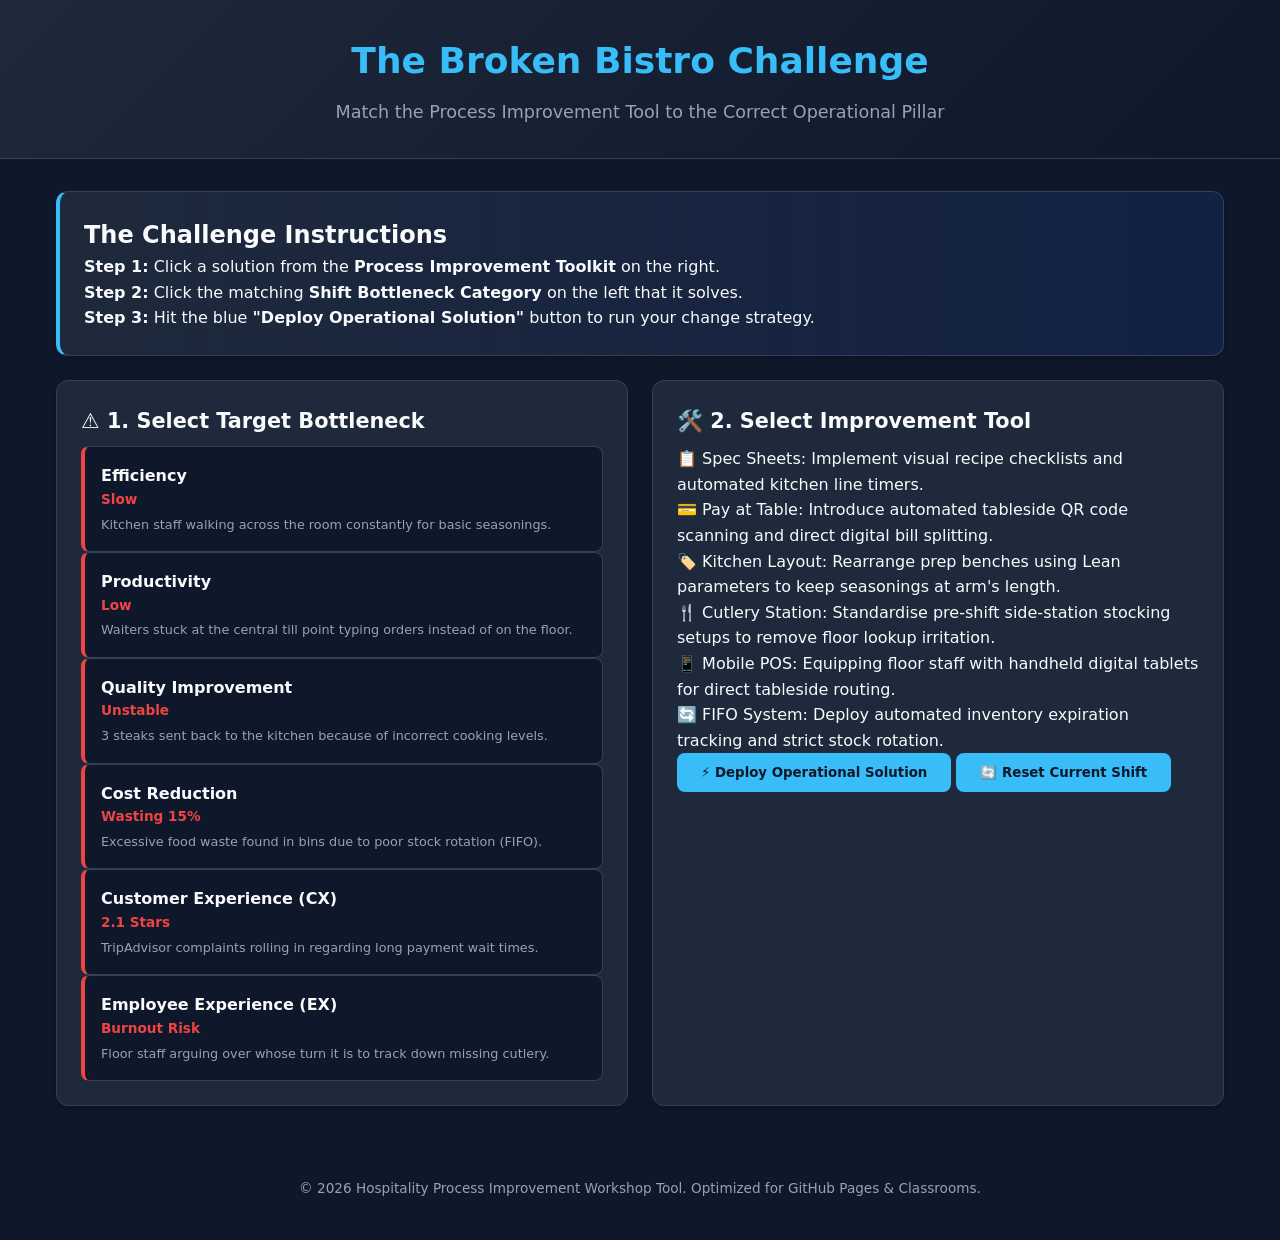
<file: Index.html>
<!DOCTYPE html>
<html lang="en">
<head>
    <meta charset="UTF-8">
    <meta name="viewport" content="width=device-width, initial-scale=1.0">
    <title>The Broken Bistro Challenge - Process Matching Activity</title>
    <!-- Links to your external vibrant stylesheet -->
    <link rel="stylesheet" href="ProcessImprovement.css">
</head>
<body>
    <header>
        <div class="container">
            <h1>The Broken Bistro Challenge</h1>
            <p class="subtitle">Match the Process Improvement Tool to the Correct Operational Pillar</p>
        </div>
    </header>

    <main class="container">
        <!-- Interactive Session Instructions -->
        <section class="card intro-card">
            <h2>The Challenge Instructions</h2>
            <p><strong>Step 1:</strong> Click a solution from the <strong>Process Improvement Toolkit</strong> on the right.</p>
            <p><strong>Step 2:</strong> Click the matching <strong>Shift Bottleneck Category</strong> on the left that it solves.</p>
            <p><strong>Step 3:</strong> Hit the blue <strong>"Deploy Operational Solution"</strong> button to run your change strategy.</p>
        </section>

        <!-- Dynamic Visual Alert Banners -->
        <div id="alert-msg" class="alert-box alert-error hidden"></div>

        <div id="completion-message" class="hidden">
            <h3>🎉 Shift Successfully Restructured!</h3>
            <p>Excellent strategic analysis. You matched every process optimization method to its correct operational hospitality workflow parameter.</p>
        </div>

        <div class="grid">
            <!-- Left Grid Pane: Current Shift Bottlenecks -->
            <section class="card column">
                <h2>⚠️ 1. Select Target Bottleneck</h2>
                <div class="interactive-list" id="bottleneck-list">
                    <div class="metric-card bad" id="metric-efficiency" data-type="efficiency">
                        <h3>Efficiency</h3>
                        <p class="value">Slow</p>
                        <p class="desc">Kitchen staff walking across the room constantly for basic seasonings.</p>
                    </div>
                    <div class="metric-card bad" id="metric-productivity" data-type="productivity">
                        <h3>Productivity</h3>
                        <p class="value">Low</p>
                        <p class="desc">Waiters stuck at the central till point typing orders instead of on the floor.</p>
                    </div>
                    <div class="metric-card bad" id="metric-quality" data-type="quality">
                        <h3>Quality Improvement</h3>
                        <p class="value">Unstable</p>
                        <p class="desc">3 steaks sent back to the kitchen because of incorrect cooking levels.</p>
                    </div>
                    <div class="metric-card bad" id="metric-cost" data-type="cost">
                        <h3>Cost Reduction</h3>
                        <p class="value">Wasting 15%</p>
                        <p class="desc">Excessive food waste found in bins due to poor stock rotation (FIFO).</p>
                    </div>
                    <div class="metric-card bad" id="metric-cx" data-type="cx">
                        <h3>Customer Experience (CX)</h3>
                        <p class="value">2.1 Stars</p>
                        <p class="desc">TripAdvisor complaints rolling in regarding long payment wait times.</p>
                    </div>
                    <div class="metric-card bad" id="metric-ex" data-type="ex">
                        <h3>Employee Experience (EX)</h3>
                        <p class="value">Burnout Risk</p>
                        <p class="desc">Floor staff arguing over whose turn it is to track down missing cutlery.</p>
                    </div>
                </div>
            </section>
             <!-- Right Grid Pane: Improvement Toolkit Selection -->
            <section class="card column">
                <h2>🛠️ 2. Select Improvement Tool</h2>
                <div class="interactive-list" id="tools-list">
                    <div class="tool-card" id="tool-quality" data-match="quality">📋 Spec Sheets: Implement visual recipe checklists and automated kitchen line timers.</div>
                    <div class="tool-card" id="tool-cx" data-match="cx">💳 Pay at Table: Introduce automated tableside QR code scanning and direct digital bill splitting.</div>
                    <div class="tool-card" id="tool-efficiency" data-match="efficiency">🏷️ Kitchen Layout: Rearrange prep benches using Lean parameters to keep seasonings at arm's length.</div>
                    <div class="tool-card" id="tool-ex" data-match="ex">🍴 Cutlery Station: Standardise pre-shift side-station stocking setups to remove floor lookup irritation.</div>
                    <div class="tool-card" id="tool-productivity" data-match="productivity">📱 Mobile POS: Equipping floor staff with handheld digital tablets for direct tableside routing.</div>
                    <div class="tool-card" id="tool-cost" data-match="cost">🔄 FIFO System: Deploy automated inventory expiration tracking and strict stock rotation.</div>
                </div>

                <div class="control-panel">
                    <button onclick="evaluateMatch()" class="btn btn-deploy">⚡ Deploy Operational Solution</button>
                    <button onclick="resetSimulation()" class="btn btn-reset">🔄 Reset Current Shift</button>
                </div>
            </section>
        </div>
    </main>

    <footer>
        <p>&copy; 2026 Hospitality Process Improvement Workshop Tool. Optimized for GitHub Pages & Classrooms.</p>
    </footer>

    <script>
        let selectedToolElement = null;
        let selectedTargetElement = null;
        let successfulMatches = 0;

        const tools = document.querySelectorAll('.tool-card');
        const bottlenecks = document.querySelectorAll('.metric-card');
        const errorAlert = document.getElementById('alert-msg');

        // Selection Listener for the Tool Column
        tools.forEach(tool => {
            tool.addEventListener('click', () => {
                if(tool.classList.contains('hidden')) return;
                tools.forEach(t => t.classList.remove('selected-tool'));
                selectedToolElement = tool;
                tool.classList.add('selected-tool');
                hideAlert();
            });
        });

        // Selection Listener for the Target Column
        bottlenecks.forEach(card => {
            card.addEventListener('click', () => {
                if(card.classList.contains('good')) return;
                bottlenecks.forEach(b => b.classList.remove('selected-target'));
                selectedTargetElement = card;
                card.classList.add('selected-target');
                hideAlert();
            });
        });

        function hideAlert() {
            errorAlert.classList.add('hidden');
        }

        // Logic Matrix Check
        function evaluateMatch() {
            if (!selectedToolElement || !selectedTargetElement) {
                errorAlert.innerText = "❌ Selection Incomplete: You must choose one Tool and one Bottleneck card first!";
                errorAlert.classList.remove('hidden');
                return;
            }

            const toolType = selectedToolElement.getAttribute('data-match');
            const targetType = selectedTargetElement.getAttribute('data-type');

            if (toolType === targetType) {
                selectedTargetElement.classList.remove('bad', 'selected-target');
                selectedTargetElement.classList.add('good');
                
                // Content Replacement Panel
                if(targetType === 'efficiency') {
                    selectedTargetElement.querySelector('.value').innerText = 'Optimized';
                    selectedTargetElement.querySelector('.desc').innerText = 'Zero wasted steps. Layout streamlined.';
                } else if(targetType === 'productivity') {
                    selectedTargetElement.querySelector('.value').innerText = 'High';
                    selectedTargetElement.querySelector('.desc').innerText = 'Tables turned 25% faster with mobile POS tool tracking.';
                } else if(targetType === 'quality') {
                    selectedTargetElement.querySelector('.value').innerText = 'Consistent';
                    selectedTargetElement.querySelector('.desc').innerText = 'Zero steak variance sendbacks recorded.';
                } else if(targetType === 'cost') {
                    selectedTargetElement.querySelector('.value').innerText = 'Controlled';
                    selectedTargetElement.querySelector('.desc').innerText = 'Waste managed down to under 2%.';
                } else if(targetType === 'cx') {
                    selectedTargetElement.querySelector('.value').innerText = '4.9 Stars';
                    selectedTargetElement.querySelector('.desc').innerText = 'Guests praise instant, secure checkout pipelines.';
                } else if(targetType === 'ex') {
                    selectedTargetElement.querySelector('.value').innerText = 'High Morale';
                    selectedTargetElement.querySelector('.desc').innerText = 'No operational irritation. Focus shifted back to guest care.';
                }

                selectedToolElement.classList.add('hidden');
                selectedToolElement = null;
                selectedTargetElement = null;
                successfulMatches++;

                if (successfulMatches === 6) {
                    document.getElementById('completion-message').classList.remove('hidden');
                }
            } else {
                errorAlert.innerText = `❌ Inaccurate Alignment! That tool does not address the core issue of this specific bottleneck. Try another match.`;
                errorAlert.classList.remove('hidden');
            }
        }

        // Master Reset Call
        function resetSimulation() {
            selectedToolElement = null;
            selectedTargetElement = null;
            successfulMatches = 0;
            hideAlert();
            document.getElementById('completion-message').classList.add('hidden');
            
            tools.forEach(tool => tool.classList.remove('hidden', 'selected-tool'));
            bottlenecks.forEach(card => {
                card.classList.remove('good', 'selected-target');
                card.classList.add('bad');
            });

            document.getElementById('metric-efficiency').querySelector('.value').innerText = 'Slow';
            document.getElementById('metric-efficiency').querySelector('.desc').innerText = 'Kitchen staff walking across the room constantly for basic seasonings.';
            document.getElementById('metric-productivity').querySelector('.value').innerText = 'Low';
            document.getElementById('metric-productivity').querySelector('.desc').innerText = 'Waiters stuck at the central till point typing orders instead of on the floor.';
            document.getElementById('metric-quality').querySelector('.value').innerText = 'Unstable';
            document.getElementById('metric-quality').querySelector('.desc').innerText = '3 steaks sent back to the kitchen because of incorrect cooking levels.';
            document.getElementById('metric-cost').querySelector('.value').innerText = 'Wasting 15%';
            document.getElementById('metric-cost').querySelector('.desc').innerText = 'Excessive food waste found in bins due to poor stock rotation (FIFO).';
            document.getElementById('metric-cx').querySelector('.value').innerText = '2.1 Stars';
            document.getElementById('metric-cx').querySelector('.desc').innerText = 'TripAdvisor complaints rolling in regarding long payment wait times.';
            document.getElementById('metric-ex').querySelector('.value').innerText = 'Burnout Risk';
            document.getElementById('metric-ex').querySelector('.desc').innerText = 'Floor staff arguing over whose turn it is to track down missing cutlery.';
        }
    </script>
</body>
</html>
</file>
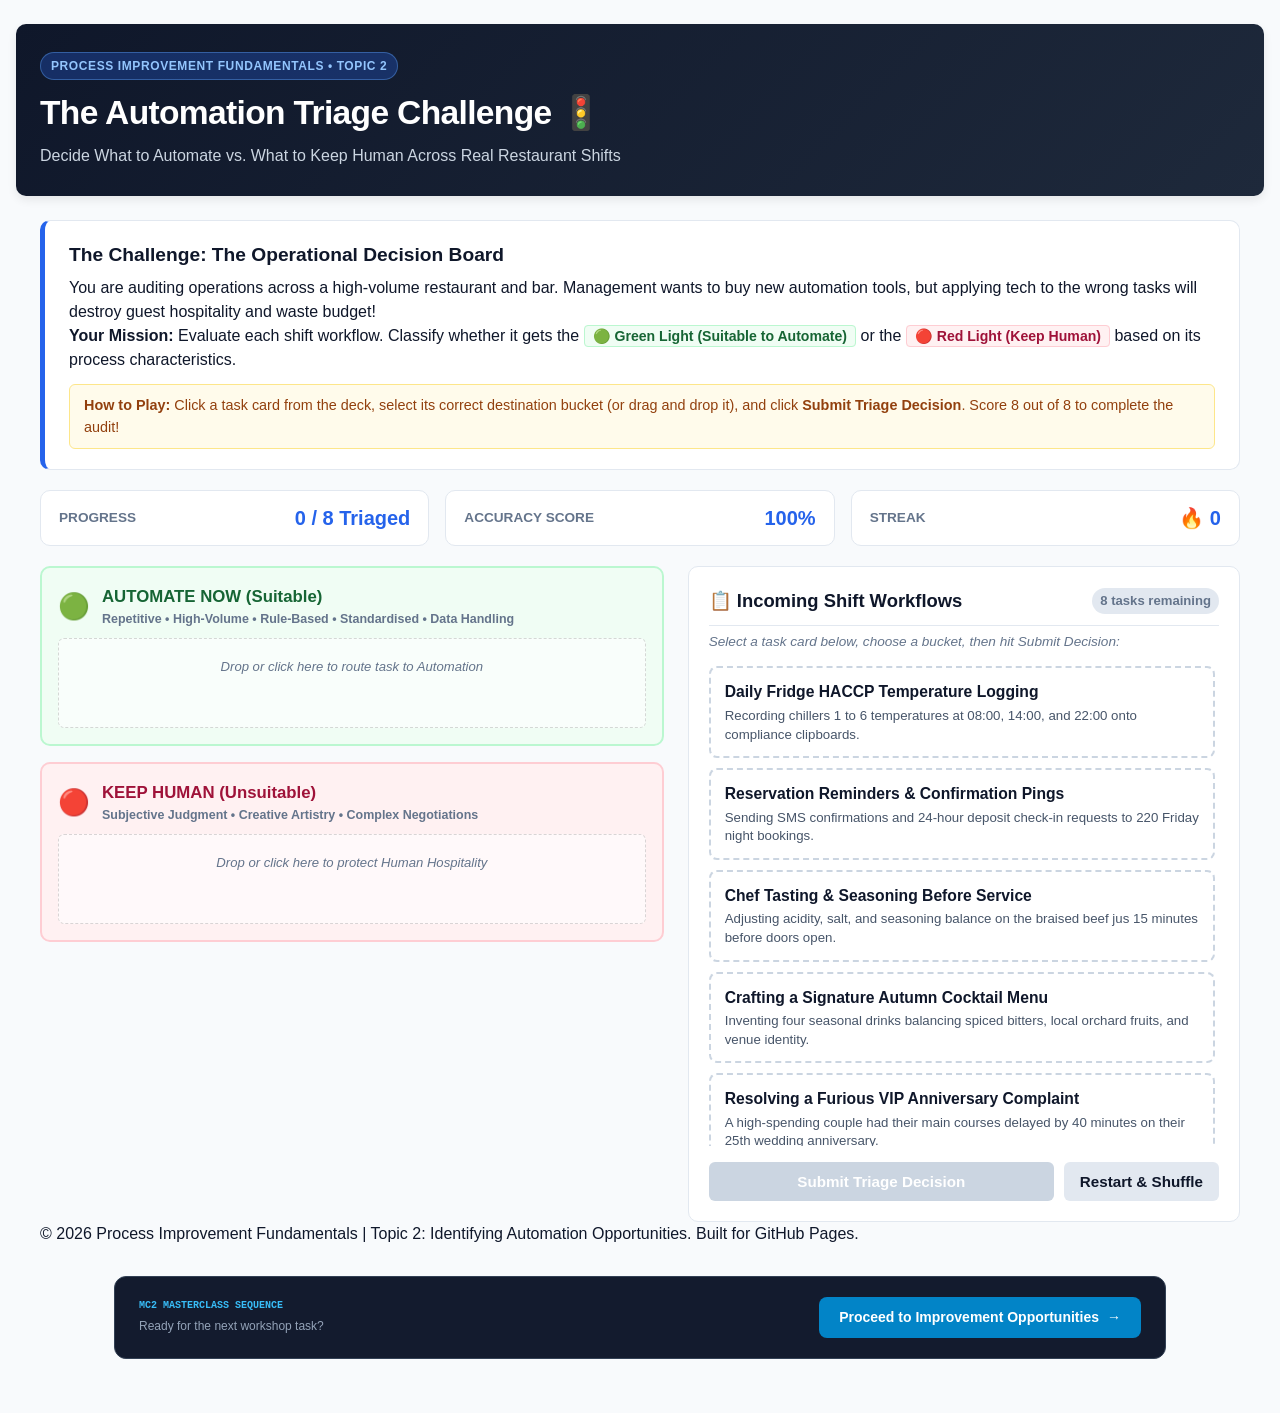
<file: automation.html>
<!DOCTYPE html>
<html lang="en">
<head>
    <meta charset="UTF-8">
    <meta name="viewport" content="width=device-width, initial-scale=1.0">
    <title>Topic 2 Recap: The Automation Triage Challenge</title>
    <link rel="stylesheet" href="automation.css">
</head>
<body>
    <header>
        <div class="container">
            <span class="badge">Process Improvement Fundamentals • Topic 2</span>
            <h1>The Automation Triage Challenge 🚦</h1>
            <p class="subtitle">Decide What to Automate vs. What to Keep Human Across Real Restaurant Shifts</p>
        </div>
    </header>

    <main class="container">
        <!-- Scenario Briefing -->
        <section class="card intro-card">
            <h2>The Challenge: The Operational Decision Board</h2>
            <p>
                You are auditing operations across a high-volume restaurant and bar. Management wants to buy new automation tools, but applying tech to the wrong tasks will destroy guest hospitality and waste budget!
            </p>
            <p>
                <strong>Your Mission:</strong> Evaluate each shift workflow. Classify whether it gets the 
                <span class="tag-green">🟢 Green Light (Suitable to Automate)</span> or the 
                <span class="tag-red">🔴 Red Light (Keep Human)</span> based on its process characteristics.
            </p>
            <div class="instructions-banner">
                <strong>How to Play:</strong> Click a task card from the deck, select its correct destination bucket (or drag and drop it), and click <strong>Submit Triage Decision</strong>. Score 8 out of 8 to complete the audit!
            </div>
        </section>

        <!-- Stats Bar -->
        <div class="stats-bar">
            <div class="stat-item">
                <span class="stat-label">Progress</span>
                <span class="stat-val" id="progress-val">0 / 8 Triaged</span>
            </div>
            <div class="stat-item">
                <span class="stat-label">Accuracy Score</span>
                <span class="stat-val" id="score-val">100%</span>
            </div>
            <div class="stat-item">
                <span class="stat-label">Streak</span>
                <span class="stat-val" id="streak-val">🔥 0</span>
            </div>
        </div>

        <!-- Interactive Workbench -->
        <div class="grid">
            <!-- Left: Triage Drop Zones / Targets -->
            <div class="buckets-container">
                <!-- Drop Zone 1: Suitable (Green Light) -->
                <div class="bucket green-bucket" id="bucket-suitable" data-target="suitable">
                    <div class="bucket-header">
                        <span class="bucket-icon">🟢</span>
                        <div>
                            <h3>AUTOMATE NOW (Suitable)</h3>
                            <p>Repetitive • High-Volume • Rule-Based • Standardised • Data Handling</p>
                        </div>
                    </div>
                    <div class="bucket-drop-area" id="drop-suitable">
                        <p class="drop-hint">Drop or click here to route task to Automation</p>
                        <div class="placed-items" id="placed-suitable"></div>
                    </div>
                </div>

                <!-- Drop Zone 2: Unsuitable (Red Light) -->
                <div class="bucket red-bucket" id="bucket-unsuitable" data-target="unsuitable">
                    <div class="bucket-header">
                        <span class="bucket-icon">🔴</span>
                        <div>
                            <h3>KEEP HUMAN (Unsuitable)</h3>
                            <p>Subjective Judgment • Creative Artistry • Complex Negotiations</p>
                        </div>
                    </div>
                    <div class="bucket-drop-area" id="drop-unsuitable">
                        <p class="drop-hint">Drop or click here to protect Human Hospitality</p>
                        <div class="placed-items" id="placed-unsuitable"></div>
                    </div>
                </div>
            </div>

            <!-- Right: Available Tasks Queue -->
            <div class="queue-card">
                <div class="queue-header">
                    <h3>📋 Incoming Shift Workflows</h3>
                    <span class="queue-count" id="queue-count">8 tasks remaining</span>
                </div>
                <p class="queue-help">Select a task card below, choose a bucket, then hit Submit Decision:</p>

                <div class="task-deck" id="task-deck">
                    <!-- Cards will be populated dynamically via JavaScript -->
                </div>

                <!-- Feedback Banner -->
                <div class="feedback-banner" id="feedback-banner" aria-live="polite"></div>

                <!-- Action Controls -->
                <div class="action-bar">
                    <button id="submit-btn" class="btn btn-primary" disabled>Submit Triage Decision</button>
                    <button id="reset-btn" class="btn btn-secondary" onclick="resetActivity()">Restart & Shuffle</button>
                </div>

                <!-- Completion Summary Modal/Card -->
                <div id="completion-card" class="completion-card hidden">
                    <div class="trophy-icon">🏆</div>
                    <h3>Audit Complete: Operational Balance Restored!</h3>
                    <p id="completion-summary"></p>
                    <div class="takeaways-box">
                        <strong>Topic 2 Golden Takeaways:</strong>
                        <ul>
                            <li><strong>Automate the Robotic:</strong> If it's repetitive, predictable, and data-heavy, let scripts and APIs free up staff hours.</li>
                            <li><strong>Protect the Human:</strong> Emotional connection, taste, bespoke menu creativity, and high-stakes conflict resolution are where your brand value lives.</li>
                        </ul>
                    </div>
                    <button class="btn btn-primary" onclick="resetActivity()">Play Again with New Shuffle</button>
                </div>
            </div>
        </div>
    </main>

    <footer>
        <div class="container">
            <p>&copy; 2026 Process Improvement Fundamentals | Topic 2: Identifying Automation Opportunities. Built for GitHub Pages.</p>
        </div>
    </footer>

    <script>
        const taskDatabase = [
            {
                id: "task-1",
                title: "86-ing Menu Items Across Delivery Apps",
                desc: "Updating Deliveroo, UberEats, and in-house POS simultaneously when the pass runs out of sea bass.",
                correctCategory: "suitable",
                trait: "Standardised Workflow & Data Handling",
                explanation: "Correct! This is pure data synchronization across APIs. A single trigger should auto-update all platforms instantly without manual multi-app typing."
            },
            {
                id: "task-2",
                title: "Chef Tasting & Seasoning Before Service",
                desc: "Adjusting acidity, salt, and seasoning balance on the braised beef jus 15 minutes before doors open.",
                correctCategory: "unsuitable",
                trait: "Highly Subjective Decision",
                explanation: "Correct! Taste, aroma, and palate balance require human sensory judgment and culinary experience that no algorithm or sensor can duplicate."
            },
            {
                id: "task-3",
                title: "Reservation Reminders & Confirmation Pings",
                desc: "Sending SMS confirmations and 24-hour deposit check-in requests to 220 Friday night bookings.",
                correctCategory: "suitable",
                trait: "High-Volume Activity & Rule-Based",
                explanation: "Correct! Calling or texting 200+ guests manually wastes hours. Automated two-way messaging handles confirmations and deposit releases seamlessly."
            },
            {
                id: "task-4",
                title: "Resolving a Furious VIP Anniversary Complaint",
                desc: "A high-spending couple had their main courses delayed by 40 minutes on their 25th wedding anniversary.",
                correctCategory: "unsuitable",
                trait: "Complex Negotiation & High Emotion",
                explanation: "Correct! Giving an angry guest an automated voucher or chatbot link destroys loyalty. Genuine empathy, listening, and bespoke resolution require a human manager."
            },
            {
                id: "task-5",
                title: "Authorising a £0.00 Drink Swap at the Till",
                desc: "A customer switches diet cola for lemonade; system prompts for supervisory credential override.",
                correctCategory: "suitable",
                trait: "Rule-Based Decision (If-Then Logic)",
                explanation: "Correct! This requires zero managerial judgment. A Policy-as-Code rule should auto-clear low-risk swaps, freeing managers from chasing card swipes."
            },
            {
                id: "task-6",
                title: "Crafting a Signature Autumn Cocktail Menu",
                desc: "Inventing four seasonal drinks balancing spiced bitters, local orchard fruits, and venue identity.",
                correctCategory: "unsuitable",
                trait: "Creative Task & Brand Storytelling",
                explanation: "Correct! While AI can generate recipe lists, designing a beverage concept with emotional resonance and local heritage is human culinary craft."
            },
            {
                id: "task-7",
                title: "Daily Fridge HACCP Temperature Logging",
                desc: "Recording chillers 1 to 6 temperatures at 08:00, 14:00, and 22:00 onto compliance clipboards.",
                correctCategory: "suitable",
                trait: "Repetitive Task & Data Handling",
                explanation: "Correct! Ambient IoT temperature probes capture telemetry every minute automatically, alerting staff only if a compressor breaches safe thresholds."
            },
            {
                id: "task-8",
                title: "Negotiating an Exclusive £18,000 Corporate Buyout",
                desc: "Customizing bespoke bar packages, dietary concessions, and staged payment schedules for an agency event.",
                correctCategory: "unsuitable",
                trait: "Complex Commercial Negotiation",
                explanation: "Correct! High-value event contracts require commercial trade-offs, relationship building, and nuanced compromise that bots cannot navigate."
            }
        ];

        let availableTasks = [];
        let selectedTask = null;
        let selectedBucket = null;
        let solvedCount = 0;
        let totalAttempts = 0;
        let correctAttempts = 0;
        let streak = 0;

        const taskDeck = document.getElementById("task-deck");
        const submitBtn = document.getElementById("submit-btn");
        const feedbackBanner = document.getElementById("feedback-banner");
        const progressVal = document.getElementById("progress-val");
        const scoreVal = document.getElementById("score-val");
        const streakVal = document.getElementById("streak-val");
        const queueCount = document.getElementById("queue-count");
        const completionCard = document.getElementById("completion-card");
        const completionSummary = document.getElementById("completion-summary");

        const bucketSuitable = document.getElementById("bucket-suitable");
        const bucketUnsuitable = document.getElementById("bucket-unsuitable");
        const placedSuitable = document.getElementById("placed-suitable");
        const placedUnsuitable = document.getElementById("placed-unsuitable");

        function showFeedback(text, type = "success") {
            feedbackBanner.textContent = text;
            feedbackBanner.className = `feedback-banner show ${type}`;
            clearTimeout(feedbackBanner.timer);
            feedbackBanner.timer = setTimeout(() => {
                feedbackBanner.className = "feedback-banner";
            }, 4000);
        }

        function updateStats() {
            progressVal.textContent = `${solvedCount} / ${taskDatabase.length} Triaged`;
            queueCount.textContent = `${availableTasks.length} tasks remaining`;
            const accuracy = totalAttempts > 0 ? Math.round((correctAttempts / totalAttempts) * 100) : 100;
            scoreVal.textContent = `${accuracy}%`;
            streakVal.textContent = `🔥 ${streak}`;
        }

        function updateSubmitButton() {
            submitBtn.disabled = !(selectedTask && selectedBucket);
        }

        function renderDeck() {
            taskDeck.innerHTML = "";
            availableTasks.forEach(task => {
                const card = document.createElement("div");
                card.className = "task-card";
                card.id = task.id;
                card.draggable = true;

                card.innerHTML = `
                    <div class="task-title">${task.title}</div>
                    <div class="task-desc">${task.desc}</div>
                `;

                // Click selection
                card.addEventListener("click", () => {
                    if (selectedTask === task) {
                        card.classList.remove("selected");
                        selectedTask = null;
                    } else {
                        document.querySelectorAll(".task-card").forEach(c => c.classList.remove("selected"));
                        card.classList.add("selected");
                        selectedTask = task;
                    }
                    updateSubmitButton();
                });

                // HTML5 Drag
                card.addEventListener("dragstart", (e) => {
                    e.dataTransfer.setData("text/plain", task.id);
                    selectedTask = task;
                    document.querySelectorAll(".task-card").forEach(c => c.classList.remove("selected"));
                    card.classList.add("selected");
                });

                taskDeck.appendChild(card);
            });
        }

        function setupBuckets() {
            [bucketSuitable, bucketUnsuitable].forEach(bucket => {
                bucket.addEventListener("click", () => {
                    const category = bucket.getAttribute("data-target");
                    if (selectedBucket === category) {
                        bucket.classList.remove("selected-bucket");
                        selectedBucket = null;
                    } else {
                        [bucketSuitable, bucketUnsuitable].forEach(b => b.classList.remove("selected-bucket"));
                        bucket.classList.add("selected-bucket");
                        selectedBucket = category;
                    }
                    updateSubmitButton();
                });

                // Drag and drop events
                bucket.addEventListener("dragover", (e) => {
                    e.preventDefault();
                    bucket.classList.add("drag-hover");
                });

                bucket.addEventListener("dragleave", () => {
                    bucket.classList.remove("drag-hover");
                });

                bucket.addEventListener("drop", (e) => {
                    e.preventDefault();
                    bucket.classList.remove("drag-hover");
                    const taskId = e.dataTransfer.getData("text/plain");
                    const task = taskDatabase.find(t => t.id === taskId);
                    const category = bucket.getAttribute("data-target");

                    if (task) {
                        selectedTask = task;
                        selectedBucket = category;
                        evaluateDecision();
                    }
                });
            });
        }

        function evaluateDecision() {
            if (!selectedTask || !selectedBucket) return;

            totalAttempts++;
            const isMatch = selectedTask.correctCategory === selectedBucket;

            if (isMatch) {
                correctAttempts++;
                streak++;
                solvedCount++;

                showFeedback(`✓ Perfect Triage! [${selectedTask.trait}]: ${selectedTask.explanation}`, "success");

                // Move visual item into target bucket
                const targetArea = selectedBucket === "suitable" ? placedSuitable : placedUnsuitable;
                const placedItem = document.createElement("div");
                placedItem.className = `placed-badge ${selectedBucket}`;
                placedItem.innerHTML = `<strong>✔ ${selectedTask.title}</strong><span>${selectedTask.trait}</span>`;
                targetArea.appendChild(placedItem);

                // Remove from deck
                availableTasks = availableTasks.filter(t => t.id !== selectedTask.id);
                selectedTask = null;
                selectedBucket = null;
                [bucketSuitable, bucketUnsuitable].forEach(b => b.classList.remove("selected-bucket"));

                renderDeck();
                updateStats();
                updateSubmitButton();

                if (availableTasks.length === 0) {
                    showCompletion();
                }
            } else {
                streak = 0;
                updateStats();
                const activeBucket = selectedBucket === "suitable" ? bucketSuitable : bucketUnsuitable;
                activeBucket.classList.add("shake");
                setTimeout(() => activeBucket.classList.remove("shake"), 450);

                const advice = selectedTask.correctCategory === "suitable" 
                    ? `This task has fixed rules and high volume. It belongs in 'AUTOMATE NOW'!`
                    : `This task requires human empathy, taste, or negotiation. Automating it creates customer friction!`;
                showFeedback(`✗ Misallocated! ${advice}`, "error");
            }
        }

        submitBtn.addEventListener("click", evaluateDecision);

        function showCompletion() {
            taskDeck.style.display = "none";
            submitBtn.parentElement.style.display = "none";
            completionCard.classList.remove("hidden");

            const finalAcc = Math.round((correctAttempts / totalAttempts) * 100);
            completionSummary.textContent = `You audited all 8 restaurant workflows with a final diagnostic accuracy of ${finalAcc}%. Your front-of-house team has more time for guests, and your automated systems handle the routine!`;
        }

        function shuffle(array) {
            for (let i = array.length - 1; i > 0; i--) {
                const j = Math.floor(Math.random() * (i + 1));
                [array[i], array[j]] = [array[j], array[i]];
            }
            return array;
        }

        function resetActivity() {
            availableTasks = shuffle([...taskDatabase]);
            selectedTask = null;
            selectedBucket = null;
            solvedCount = 0;
            totalAttempts = 0;
            correctAttempts = 0;
            streak = 0;

            placedSuitable.innerHTML = "";
            placedUnsuitable.innerHTML = "";
            [bucketSuitable, bucketUnsuitable].forEach(b => b.classList.remove("selected-bucket"));

            taskDeck.style.display = "flex";
            submitBtn.parentElement.style.display = "flex";
            completionCard.classList.add("hidden");
            feedbackBanner.className = "feedback-banner";

            renderDeck();
            updateStats();
            updateSubmitButton();
        }

        // Initialize
        setupBuckets();
        resetActivity();
    </script>
    <div style="max-width: 1100px; margin: 30px auto; padding: 0 1.5rem;">
    <div style="background: #131b2e; border: 1px solid #334155; padding: 1.25rem 1.5rem; border-radius: 12px; display: flex; align-items: center; justify-content: space-between;">
        <div>
            <span style="font-size: 10px; font-family: monospace; color: #38bdf8; font-weight: bold; text-transform: uppercase; display: block;">MC2 Masterclass Sequence</span>
            <span style="font-size: 12px; color: #94a3b8;">Ready for the next workshop task?</span>
        </div>
        <a href="improvementopp.html" style="background: #0284c7; color: white; padding: 10px 20px; border-radius: 8px; font-size: 14px; font-weight: 600; text-decoration: none; display: inline-flex; align-items: center; gap: 8px;">
            <span>Proceed to Improvement Opportunities</span> &rarr;
        </a>
    </div>
</div>
</body>
</html>
</file>
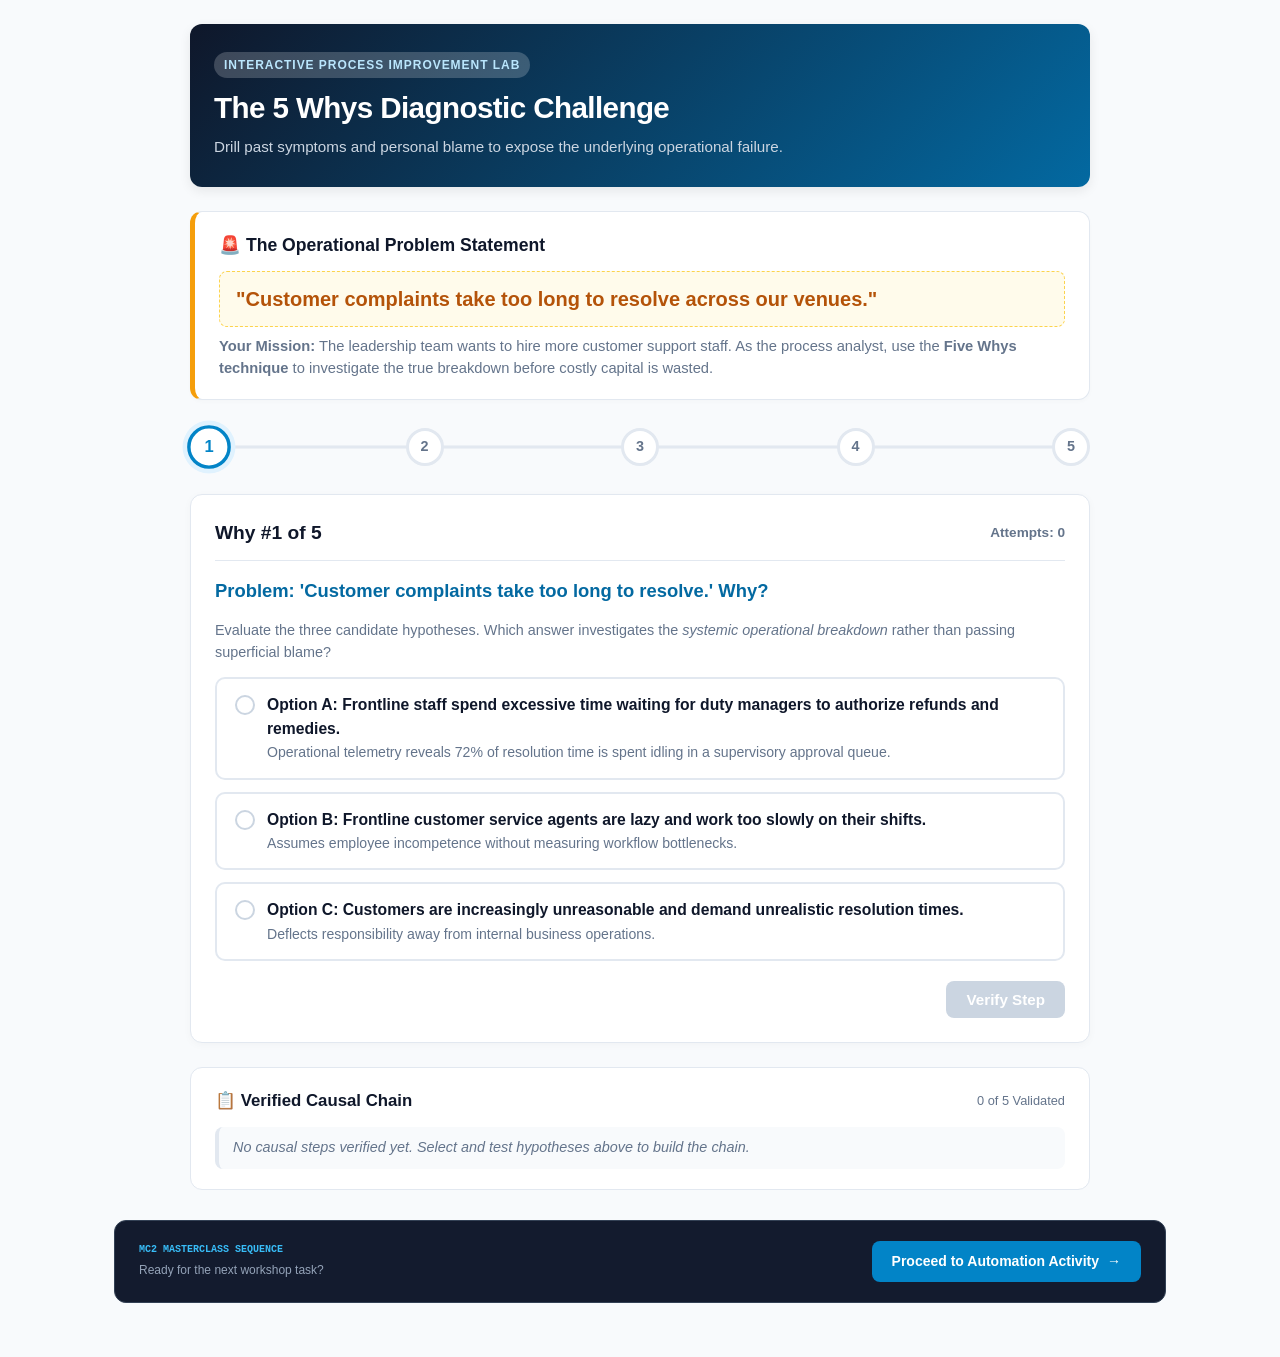
<file: fivewhys.html>
<!DOCTYPE html>
<html lang="en">
<head>
    <meta charset="UTF-8">
    <meta name="viewport" content="width=device-width, initial-scale=1.0">
    <title>The 5 Whys Challenge: Resolving Complaint Delays</title>
    <link rel="stylesheet" href="fivewhys.css">
</head>
<body>
    <div class="container">
        <header>
            <span class="badge">Interactive Process Improvement Lab</span>
            <h1>The 5 Whys Diagnostic Challenge</h1>
            <p>Drill past symptoms and personal blame to expose the underlying operational failure.</p>
        </header>

        <!-- Scenario Section -->
        <section class="scenario-card">
            <h2>🚨 The Operational Problem Statement</h2>
            <div class="problem-statement">
                "Customer complaints take too long to resolve across our venues."
            </div>
            <p style="font-size: 0.92rem; color: var(--text-muted);">
                <strong>Your Mission:</strong> The leadership team wants to hire more customer support staff. As the process analyst, use the <strong>Five Whys technique</strong> to investigate the true breakdown before costly capital is wasted.
            </p>
        </section>

        <!-- Progress Tracker -->
        <div class="stepper">
            <div class="step-progress-bar" id="progressBar"></div>
            <div class="step-node active" id="node-1">1</div>
            <div class="step-node" id="node-2">2</div>
            <div class="step-node" id="node-3">3</div>
            <div class="step-node" id="node-4">4</div>
            <div class="step-node" id="node-5">5</div>
        </div>

        <!-- Investigation Interactive Area -->
        <section class="workspace" id="workspace">
            <div class="step-header">
                <span class="step-title" id="stepIndicator">Why #1 of 5</span>
                <span style="font-size: 0.85rem; color: var(--text-muted); font-weight: 600;" id="scoreTracker">Attempts: 0</span>
            </div>

            <div class="why-question" id="whyQuestion">
                Loading question...
            </div>

            <p style="font-size: 0.9rem; color: var(--text-muted); margin-bottom: 14px;">
                Evaluate the three candidate hypotheses. Which answer investigates the <em>systemic operational breakdown</em> rather than passing superficial blame?
            </p>

            <div class="options-grid" id="optionsGrid">
                <!-- Dynamic options injected here -->
            </div>

            <div class="feedback" id="feedbackBox"></div>

            <div class="actions">
                <button class="btn btn-primary" id="submitBtn" disabled>Verify Step</button>
                <button class="btn btn-primary" id="nextBtn" style="display: none;">Next Why ➔</button>
            </div>
        </section>

        <!-- Dynamic 5 Whys Chain Summary -->
        <section class="chain-summary">
            <h3>
                <span>📋 Verified Causal Chain</span>
                <span style="font-size: 0.8rem; font-weight: 500; color: var(--text-muted);" id="chainProgress">0 of 5 Validated</span>
            </h3>
            <div class="chain-list" id="chainList">
                <div class="chain-item" style="color: var(--text-muted); font-style: italic;">
                    No causal steps verified yet. Select and test hypotheses above to build the chain.
                </div>
            </div>
        </section>

        <!-- Completion Modal / Card -->
        <section class="completion-card" id="completionCard">
            <h2>🎉 Root Cause Discovered!</h2>
            <p>
                You successfully avoided the trap of blaming individual employees and resisted hiring redundant support staff. You drilled past the noise down to the true operational engine breakdown.
            </p>

            <div class="root-cause-box">
                <h4>Verified Root Cause (Why #5)</h4>
                <p id="rootCauseText">Lack of frontline delegation policy and missing dynamic risk-threshold rules in the CRM.</p>
            </div>

            <div style="background: rgba(255,255,255,0.8); padding: 16px; border-radius: 8px; margin-bottom: 20px; text-align: left; font-size: 0.92rem; color: #065f46;">
                <strong>Recommended Lean / AI Interventions:</strong>
                <ul style="margin-left: 20px; margin-top: 6px;">
                    <li><strong>Policy-as-Code:</strong> Empower frontline agents to auto-resolve routine complaints under £50 without supervisor review.</li>
                    <li><strong>Intelligent Triage & Routing:</strong> Use NLP sentiment and intent classification to direct high-severity issues to specialists instantly.</li>
                </ul>
            </div>

            <button class="btn btn-primary" onclick="restartActivity()">Restart Diagnostic Lab</button>
        </section>
    </div>

    <script>
        const scenarioData = [
            {
                step: 1,
                question: "Problem: 'Customer complaints take too long to resolve.' Why?",
                options: [
                    {
                        text: "Frontline staff spend excessive time waiting for duty managers to authorize refunds and remedies.",
                        desc: "Operational telemetry reveals 72% of resolution time is spent idling in a supervisory approval queue.",
                        isCorrect: true,
                        feedback: "Spot on! Telemetry shows tickets sit dormant waiting for supervisory review, not because agents are slow."
                    },
                    {
                        text: "Frontline customer service agents are lazy and work too slowly on their shifts.",
                        desc: "Assumes employee incompetence without measuring workflow bottlenecks.",
                        isCorrect: false,
                        feedback: "Superficial blame trap! Blaming staff motivation ignores system queues and leads to low morale without fixing delays."
                    },
                    {
                        text: "Customers are increasingly unreasonable and demand unrealistic resolution times.",
                        desc: "Deflects responsibility away from internal business operations.",
                        isCorrect: false,
                        feedback: "External blame deflection! Customer expectations haven't changed; the internal workflow has stagnated."
                    }
                ],
                chainSummary: "Tickets sit dormant in supervisor approval queues for hours."
            },
            {
                step: 2,
                question: "Why do frontline staff spend excessive time waiting for duty managers to authorize resolutions?",
                options: [
                    {
                        text: "Managers are always in pointless corporate meetings and ignore staff messages.",
                        desc: "Assumes interpersonal friction rather than examining policy design.",
                        isCorrect: false,
                        feedback: "Interpersonal blame trap! Managers are busy, but why is their physical sign-off required for routine matters?"
                    },
                    {
                        text: "Company policy mandates explicit supervisor sign-off on 100% of customer compensation, even small items under £5.",
                        desc: "Reveals an inflexible governance policy and zero frontline delegation thresholds.",
                        isCorrect: true,
                        feedback: "Correct! The governance rule forces every minor concession through a managerial bottleneck."
                    },
                    {
                        text: "The CRM software crashes every time an employee tries to click the refund button.",
                        desc: "A technical bug hypothesis not supported by IT logs.",
                        isCorrect: false,
                        feedback: "Incorrect. The software is functional; the procedural protocol requires manager credentials."
                    }
                ],
                chainSummary: "Company policy mandates manager sign-off on 100% of resolutions (even < £5)."
            },
            {
                step: 3,
                question: "Why does company policy mandate supervisor sign-off on every single complaint resolution?",
                options: [
                    {
                        text: "Senior leadership introduced blanket authorization controls following a historic spike in unchecked till discounts.",
                        desc: "Identifies a reactive historical rule enacted to prevent financial leakage.",
                        isCorrect: true,
                        feedback: "Exactly. A knee-jerk governance rule was created after a past incident, treating all refunds as high risk."
                    },
                    {
                        text: "The finance department enjoys exercising authority over customer service operations.",
                        desc: "Personalizes procedural friction as departmental politics.",
                        isCorrect: false,
                        feedback: "Avoid assuming malice. Departmental rules exist for perceived risk management, not power dynamics."
                    },
                    {
                        text: "Frontline agents have never received basic customer service training.",
                        desc: "Training gap hypothesis irrelevant to financial authorization rules.",
                        isCorrect: false,
                        feedback: "Off-target. Even fully trained agents are prohibited from pressing the approval button by policy."
                    }
                ],
                chainSummary: "Blanket authorization was implemented following historic unchecked discounts."
            },
            {
                step: 4,
                question: "Why was a blanket rule introduced instead of targeted, risk-based thresholds?",
                options: [
                    {
                        text: "The business lacked telemetry to differentiate normal agent appeasements from fraudulent transactions.",
                        desc: "Exposes absence of transaction monitoring and inability to assess risk objectively.",
                        isCorrect: true,
                        feedback: "Bullseye! Without data analytics or fraud scoring, leadership implemented a blunt 100% lock."
                    },
                    {
                        text: "The IT department refused to build complex software rules because they were understaffed.",
                        desc: "Speculative IT blame without evaluating business capability.",
                        isCorrect: false,
                        feedback: "Incorrect. The company never scoped automated risk thresholding requirements."
                    },
                    {
                        text: "Nobody thought customer resolution speed had any impact on guest retention.",
                        desc: "Unrealistic assumption regarding leadership business awareness.",
                        isCorrect: false,
                        feedback: "Unlikely. Leadership cared about speed, but fear of financial shrinkage trumped efficiency."
                    }
                ],
                chainSummary: "The business lacked data analytics to differentiate routine care from fraud."
            },
            {
                step: 5,
                question: "Why has the business never deployed risk-based controls or automated triage?",
                options: [
                    {
                        text: "Operations treats complaint handling as an isolated cost center rather than an integrated, measurable value stream.",
                        desc: "The true systemic root cause: lack of continuous process improvement governance and telemetry.",
                        isCorrect: true,
                        feedback: "Root Cause Unlocked! Complaints are treated as reactive overhead rather than an engineered process with feedback loops."
                    },
                    {
                        text: "Artificial intelligence is too expensive for customer service workflows.",
                        desc: "Factually incorrect regarding modern low-code and automated rule engines.",
                        isCorrect: false,
                        feedback: "Incorrect. Basic threshold rules and modern ML classification require minimal capital."
                    },
                    {
                        text: "Customer service managers never bother reading complaints data.",
                        desc: "Superficial finger-pointing at management diligence.",
                        isCorrect: false,
                        feedback: "Avoid individual blame. Without an architected value-stream process, managers lack actionable telemetry."
                    }
                ],
                chainSummary: "Root Cause: Complaint management is treated as an isolated cost center without value-stream engineering."
            }
        ];

        let currentStep = 0;
        let selectedOptionIndex = null;
        let attemptsCount = 0;
        let verifiedChain = [];

        const stepIndicator = document.getElementById('stepIndicator');
        const scoreTracker = document.getElementById('scoreTracker');
        const whyQuestion = document.getElementById('whyQuestion');
        const optionsGrid = document.getElementById('optionsGrid');
        const feedbackBox = document.getElementById('feedbackBox');
        const submitBtn = document.getElementById('submitBtn');
        const nextBtn = document.getElementById('nextBtn');
        const chainList = document.getElementById('chainList');
        const chainProgress = document.getElementById('chainProgress');
        const progressBar = document.getElementById('progressBar');
        const workspace = document.getElementById('workspace');
        const completionCard = document.getElementById('completionCard');

        function loadStep(index) {
            const data = scenarioData[index];
            selectedOptionIndex = null;
            feedbackBox.className = 'feedback';
            feedbackBox.style.display = 'none';
            submitBtn.style.display = 'inline-block';
            submitBtn.disabled = true;
            nextBtn.style.display = 'none';

            stepIndicator.textContent = `Why #${data.step} of 5`;
            whyQuestion.textContent = data.question;

            for (let i = 1; i <= 5; i++) {
                const node = document.getElementById(`node-${i}`);
                node.className = 'step-node';
                if (i < data.step) {
                    node.classList.add('completed');
                } else if (i === data.step) {
                    node.classList.add('active');
                }
            }
            progressBar.style.width = `${((data.step - 1) / 4) * 100}%`;

            optionsGrid.innerHTML = '';
            data.options.forEach((opt, idx) => {
                const card = document.createElement('div');
                card.className = 'option-card';
                card.id = `option-${idx}`;
                card.innerHTML = `
                    <div class="option-radio"></div>
                    <div class="option-text">
                        <strong>Option ${String.fromCharCode(65 + idx)}: ${opt.text}</strong>
                        <p>${opt.desc}</p>
                    </div>
                `;
                card.onclick = () => selectOption(idx);
                optionsGrid.appendChild(card);
            });
        }

        function selectOption(index) {
            selectedOptionIndex = index;
            document.querySelectorAll('.option-card').forEach((card, idx) => {
                card.classList.toggle('selected', idx === index);
            });
            submitBtn.disabled = false;
        }

        submitBtn.onclick = () => {
            if (selectedOptionIndex === null) return;

            attemptsCount++;
            scoreTracker.textContent = `Attempts: ${attemptsCount}`;

            const data = scenarioData[currentStep];
            const chosen = data.options[selectedOptionIndex];
            const chosenCard = document.getElementById(`option-${selectedOptionIndex}`);

            if (chosen.isCorrect) {
                chosenCard.classList.add('correct');
                feedbackBox.className = 'feedback success show';
                feedbackBox.innerHTML = `<strong>✓ Investigation Validated:</strong> ${chosen.feedback}`;
                submitBtn.style.display = 'none';
                nextBtn.style.display = 'inline-block';

                document.querySelectorAll('.option-card').forEach(card => card.style.pointerEvents = 'none');

                verifiedChain.push(`Why #${data.step}: ${data.chainSummary}`);
                renderChain();
            } else {
                chosenCard.classList.add('incorrect');
                feedbackBox.className = 'feedback error show';
                feedbackBox.innerHTML = `<strong>✗ Diagnostic Flaw:</strong> ${chosen.feedback}`;
            }
        };

        nextBtn.onclick = () => {
            currentStep++;
            if (currentStep < scenarioData.length) {
                loadStep(currentStep);
            } else {
                showCompletion();
            }
        };

        function renderChain() {
            chainList.innerHTML = '';
            verifiedChain.forEach((item, idx) => {
                const row = document.createElement('div');
                row.className = 'chain-item verified';
                row.innerHTML = `
                    <span class="tag">Why #${idx + 1}</span>
                    <span>${item.replace(`Why #${idx + 1}: `, '')}</span>
                `;
                chainList.appendChild(row);
            });
            chainProgress.textContent = `${verifiedChain.length} of 5 Validated`;
        }

        function showCompletion() {
            workspace.style.display = 'none';
            completionCard.classList.add('show');
            progressBar.style.width = '100%';
            document.getElementById('node-5').className = 'step-node completed';
        }

        function restartActivity() {
            currentStep = 0;
            attemptsCount = 0;
            verifiedChain = [];
            scoreTracker.textContent = `Attempts: 0`;
            workspace.style.display = 'block';
            completionCard.classList.remove('show');
            chainList.innerHTML = `
                <div class="chain-item" style="color: var(--text-muted); font-style: italic;">
                    No causal steps verified yet. Select and test hypotheses above to build the chain.
                </div>
            `;
            chainProgress.textContent = `0 of 5 Validated`;
            loadStep(0);
        }

        loadStep(0);
    </script>
    <div style="max-width: 1100px; margin: 30px auto; padding: 0 1.5rem;">
    <div style="background: #131b2e; border: 1px solid #334155; padding: 1.25rem 1.5rem; border-radius: 12px; display: flex; align-items: center; justify-content: space-between;">
        <div>
            <span style="font-size: 10px; font-family: monospace; color: #38bdf8; font-weight: bold; text-transform: uppercase; display: block;">MC2 Masterclass Sequence</span>
            <span style="font-size: 12px; color: #94a3b8;">Ready for the next workshop task?</span>
        </div>
        <a href="automation.html" style="background: #0284c7; color: white; padding: 10px 20px; border-radius: 8px; font-size: 14px; font-weight: 600; text-decoration: none; display: inline-flex; align-items: center; gap: 8px;">
            <span>Proceed to Automation Activity</span> &rarr;
        </a>
    </div>
</div>
</body>
</html>
</file>
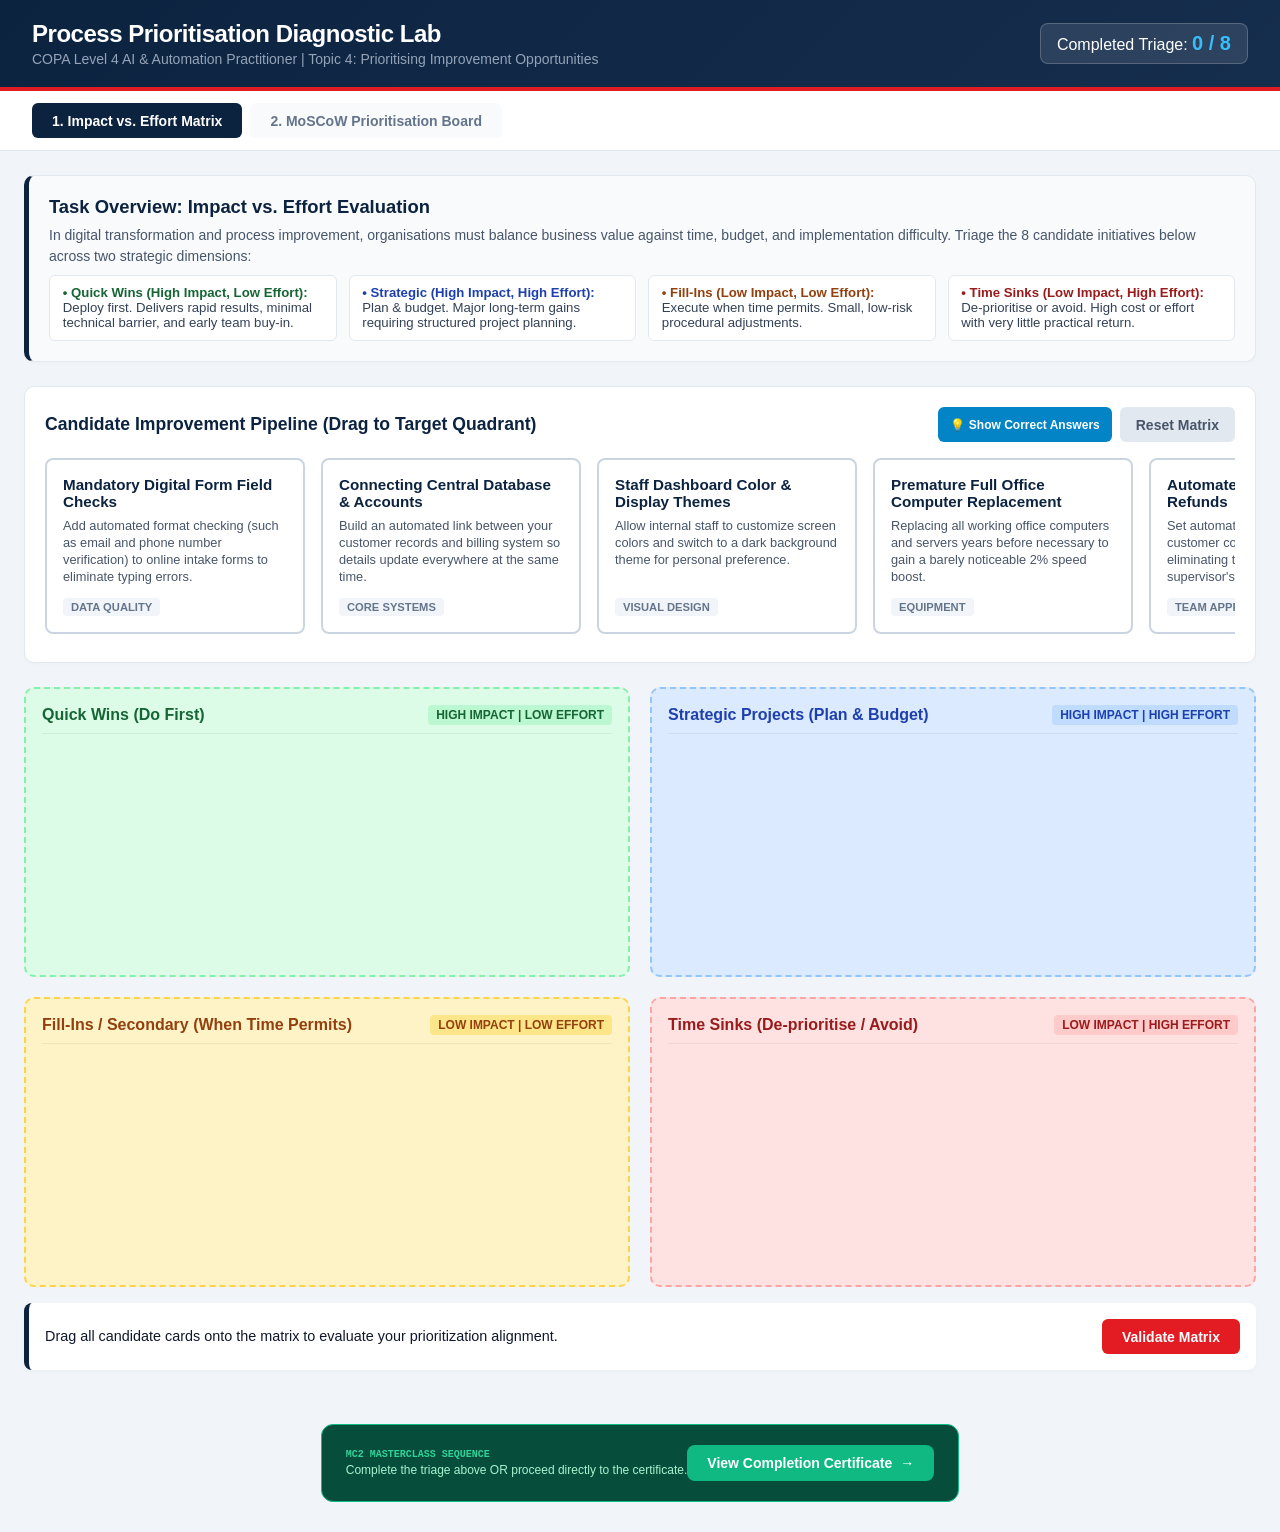
<file: improvementopp.html>
<!DOCTYPE html>
<html lang="en">
<head>
  <meta charset="UTF-8">
  <meta name="viewport" content="width=device-width, initial-scale=1.0">
  <title>COPA | Prioritising Improvement Opportunities Lab</title>
  <link rel="stylesheet" href="improvementopp.css">
</head>
<body>

  <header>
    <div class="brand-title">
      <h1>Process Prioritisation Diagnostic Lab</h1>
      <p>COPA Level 4 AI & Automation Practitioner | Topic 4: Prioritising Improvement Opportunities</p>
    </div>
    <div class="score-badge">
      <div>Completed Triage: <span class="score-val" id="score-text">0 / 8</span></div>
    </div>
  </header>

  <nav class="nav-tabs">
    <button class="tab-btn active" onclick="switchTab('matrix', event)">1. Impact vs. Effort Matrix</button>
    <button class="tab-btn" onclick="switchTab('moscow', event)">2. MoSCoW Prioritisation Board</button>
  </nav>

  <main class="container">
    
    <!-- TAB 1: 2x2 MATRIX -->
    <div id="tab-matrix" class="tab-content active">
      <section class="deck-section" style="background: #F8FAFC; border-left: 5px solid var(--copa-navy);">
        <h2 style="font-size: 1.15rem; margin-bottom: 0.4rem; color: var(--copa-navy);">Task Overview: Impact vs. Effort Evaluation</h2>
        <p style="font-size: 0.875rem; color: #475569; line-height: 1.5; margin-bottom: 0.5rem;">
          In digital transformation and process improvement, organisations must balance business value against time, budget, and implementation difficulty. Triage the 8 candidate initiatives below across two strategic dimensions:
        </p>
        <div style="display: grid; grid-template-columns: repeat(auto-fit, minmax(280px, 1fr)); gap: 0.75rem; font-size: 0.825rem; color: #334155;">
          <div style="background: #FFFFFF; padding: 0.6rem 0.8rem; border-radius: 6px; border: 1px solid var(--border-color);">
            <strong style="color: var(--green-text);">• Quick Wins (High Impact, Low Effort):</strong> Deploy first. Delivers rapid results, minimal technical barrier, and early team buy-in.
          </div>
          <div style="background: #FFFFFF; padding: 0.6rem 0.8rem; border-radius: 6px; border: 1px solid var(--border-color);">
            <strong style="color: var(--blue-text);">• Strategic (High Impact, High Effort):</strong> Plan & budget. Major long-term gains requiring structured project planning.
          </div>
          <div style="background: #FFFFFF; padding: 0.6rem 0.8rem; border-radius: 6px; border: 1px solid var(--border-color);">
            <strong style="color: var(--amber-text);">• Fill-Ins (Low Impact, Low Effort):</strong> Execute when time permits. Small, low-risk procedural adjustments.
          </div>
          <div style="background: #FFFFFF; padding: 0.6rem 0.8rem; border-radius: 6px; border: 1px solid var(--border-color);">
            <strong style="color: var(--red-text);">• Time Sinks (Low Impact, High Effort):</strong> De-prioritise or avoid. High cost or effort with very little practical return.
          </div>
        </div>
      </section>

      <section class="deck-section">
        <div class="deck-header">
          <h2>Candidate Improvement Pipeline (Drag to Target Quadrant)</h2>
          <div style="display: flex; gap: 8px;">
            <button class="btn-reset" onclick="revealMatrixAnswers()" style="background: #0284c7; color: white; border: none; padding: 6px 12px; border-radius: 6px; cursor: pointer; font-size: 0.75rem;">💡 Show Correct Answers</button>
            <button class="btn-reset" onclick="resetMatrix()">Reset Matrix</button>
          </div>
        </div>
        <div class="deck-cards" id="matrix-deck"></div>
      </section>

      <section class="matrix-grid">
        <div class="quadrant q-quick-wins" data-quadrant="quick-wins" ondragover="allowDrop(event)" ondragleave="removeDrop(event)" ondrop="handleDrop(event, 'matrix')">
          <div class="quadrant-header">
            <h3>Quick Wins (Do First)</h3>
            <span>HIGH IMPACT | LOW EFFORT</span>
          </div>
          <div class="quadrant-cards" id="drop-quick-wins"></div>
        </div>

        <div class="quadrant q-strategic" data-quadrant="strategic" ondragover="allowDrop(event)" ondragleave="removeDrop(event)" ondrop="handleDrop(event, 'matrix')">
          <div class="quadrant-header">
            <h3>Strategic Projects (Plan & Budget)</h3>
            <span>HIGH IMPACT | HIGH EFFORT</span>
          </div>
          <div class="quadrant-cards" id="drop-strategic"></div>
        </div>

        <div class="quadrant q-fillins" data-quadrant="fill-ins" ondragover="allowDrop(event)" ondragleave="removeDrop(event)" ondrop="handleDrop(event, 'matrix')">
          <div class="quadrant-header">
            <h3>Fill-Ins / Secondary (When Time Permits)</h3>
            <span>LOW IMPACT | LOW EFFORT</span>
          </div>
          <div class="quadrant-cards" id="drop-fill-ins"></div>
        </div>

        <div class="quadrant q-timesinks" data-quadrant="time-sinks" ondragover="allowDrop(event)" ondragleave="removeDrop(event)" ondrop="handleDrop(event, 'matrix')">
          <div class="quadrant-header">
            <h3>Time Sinks (De-prioritise / Avoid)</h3>
            <span>LOW IMPACT | HIGH EFFORT</span>
          </div>
          <div class="quadrant-cards" id="drop-time-sinks"></div>
        </div>
      </section>
      
      <div class="feedback-banner">
        <div id="matrix-feedback">Drag all candidate cards onto the matrix to evaluate your prioritization alignment.</div>
        <button class="btn-action" onclick="validateMatrix()">Validate Matrix</button>
      </div>
    </div>

    <!-- TAB 2: MOSCOW BOARD -->
    <div id="tab-moscow" class="tab-content">
      <section class="deck-section" style="background: #F8FAFC; border-left: 5px solid var(--copa-navy);">
        <h2 style="font-size: 1.15rem; margin-bottom: 0.4rem; color: var(--copa-navy);">Task Overview: MoSCoW Scope & Governance Classification</h2>
        <p style="font-size: 0.875rem; color: #475569; line-height: 1.5; margin-bottom: 0.5rem;">
          To keep projects on schedule and avoid scope creep, categorize each proposed initiative into an agreed project release tier:
        </p>
        <div style="display: grid; grid-template-columns: repeat(auto-fit, minmax(280px, 1fr)); gap: 0.75rem; font-size: 0.825rem; color: #334155;">
          <div style="background: #FFFFFF; padding: 0.6rem 0.8rem; border-radius: 6px; border: 1px solid var(--border-color);">
            <strong style="color: #DC2626;">• Must Have:</strong> Non-negotiable requirements, legal compliance, safety checks, or essential baseline functionality.
          </div>
          <div style="background: #FFFFFF; padding: 0.6rem 0.8rem; border-radius: 6px; border: 1px solid var(--border-color);">
            <strong style="color: #2563EB;">• Should Have:</strong> Important operational improvements delivering clear business value, but with short-term workarounds available.
          </div>
          <div style="background: #FFFFFF; padding: 0.6rem 0.8rem; border-radius: 6px; border: 1px solid var(--border-color);">
            <strong style="color: #D97706;">• Could Have:</strong> Useful additions that improve user convenience, but can be safely postponed if time runs short.
          </div>
          <div style="background: #FFFFFF; padding: 0.6rem 0.8rem; border-radius: 6px; border: 1px solid var(--border-color);">
            <strong style="color: #475569;">• Won't Have (Now):</strong> Agreed as out of scope for the current rollout to protect deadlines and budget.
          </div>
        </div>
      </section>

      <section class="deck-section">
        <div class="deck-header">
          <h2>Project Scope Backlog (Drag into Governance Classification)</h2>
          <div style="display: flex; gap: 8px;">
            <button class="btn-reset" onclick="revealMoscowAnswers()" style="background: #0284c7; color: white; border: none; padding: 6px 12px; border-radius: 6px; cursor: pointer; font-size: 0.75rem;">💡 Show Correct Answers</button>
            <button class="btn-reset" onclick="resetMoscow()">Reset MoSCoW</button>
          </div>
        </div>
        <div class="deck-cards" id="moscow-deck"></div>
      </section>

      <section class="moscow-grid">
        <div class="moscow-col m-must" data-moscow="must" ondragover="allowDrop(event)" ondragleave="removeDrop(event)" ondrop="handleDrop(event, 'moscow')">
          <div class="quadrant-header">
            <h3>Must Have</h3>
            <span style="background:#FCA5A5; color:#991B1B;">NON-NEGOTIABLE</span>
          </div>
          <div class="quadrant-cards" id="drop-must"></div>
        </div>

        <div class="moscow-col m-should" data-moscow="should" ondragover="allowDrop(event)" ondragleave="removeDrop(event)" ondrop="handleDrop(event, 'moscow')">
          <div class="quadrant-header">
            <h3>Should Have</h3>
            <span style="background:#BFDBFE; color:#1E40AF;">HIGH VALUE ROI</span>
          </div>
          <div class="quadrant-cards" id="drop-should"></div>
        </div>

        <div class="moscow-col m-could" data-moscow="could" ondragover="allowDrop(event)" ondragleave="removeDrop(event)" ondrop="handleDrop(event, 'moscow')">
          <div class="quadrant-header">
            <h3>Could Have</h3>
            <span style="background:#FDE68A; color:#92400E;">DESIRABLE</span>
          </div>
          <div class="quadrant-cards" id="drop-could"></div>
        </div>

        <div class="moscow-col m-wont" data-moscow="wont" ondragover="allowDrop(event)" ondragleave="removeDrop(event)" ondrop="handleDrop(event, 'moscow')">
          <div class="quadrant-header">
            <h3>Won't Have (Now)</h3>
            <span style="background:#E2E8F0; color:#475569;">OUT OF SCOPE</span>
          </div>
          <div class="quadrant-cards" id="drop-wont"></div>
        </div>
      </section>

      <div class="feedback-banner">
        <div id="moscow-feedback">Categorise features to establish release boundaries and prevent project scope creep.</div>
        <button class="btn-action" onclick="validateMoscow()">Validate MoSCoW Scope</button>
      </div>
    </div>

  </main>

  <!-- Navigation / Certificate Footer -->
  <div style="max-width: 1100px; margin: 30px auto; padding: 0 1.5rem;">
    <div style="background: #064e3b; border: 1px solid #10b981; padding: 1.25rem 1.5rem; border-radius: 12px; display: flex; align-items: center; justify-content: space-between;">
        <div>
            <span style="font-size: 10px; font-family: monospace; color: #34d399; font-weight: bold; text-transform: uppercase; display: block;">MC2 Masterclass Sequence</span>
            <span id="nav-status-text" style="font-size: 12px; color: #a7f3d0;">Complete the triage above OR proceed directly to the certificate.</span>
        </div>
        <div style="display: flex; gap: 10px; align-items: center;">
            <a href="certificate.html" style="background: #10b981; color: white; padding: 10px 20px; border-radius: 8px; font-size: 14px; font-weight: 600; text-decoration: none; display: inline-flex; align-items: center; gap: 8px;">
                <span>View Completion Certificate</span> &rarr;
            </a>
        </div>
    </div>
  </div>

  <!-- Modal -->
  <div class="modal-overlay" id="modal" style="display:none; position:fixed; top:0; left:0; width:100%; height:100%; background:rgba(0,0,0,0.6); align-items:center; justify-content:center; z-index:9999;">
    <div class="modal-content" style="background:#1e293b; padding:30px; border-radius:12px; text-align:center; max-width:400px; color:white; border:1px solid #334155;">
      <h3 id="modal-title" style="color:#38bdf8; margin-bottom:10px;">Evaluation Validated!</h3>
      <p id="modal-desc" style="color:#94a3b8; font-size:14px; margin-bottom:20px;">All candidate items have been categorized accurately.</p>
      <button class="btn-action" onclick="closeModal()" style="background:#0284c7; color:white; border:none; padding:10px 20px; border-radius:8px; font-weight:bold; cursor:pointer;">Continue</button>
    </div>
  </div>

  <script>
    const initiatives = [
      { id: "item-1", title: "Mandatory Digital Form Field Checks", desc: "Add automated format checking (such as email and phone number verification) to online intake forms to eliminate typing errors.", matrixTarget: "quick-wins", moscowTarget: "must", tag: "Data Quality" },
      { id: "item-2", title: "Connecting Central Database & Accounts", desc: "Build an automated link between your customer records and billing system so details update everywhere at the same time.", matrixTarget: "strategic", moscowTarget: "should", tag: "Core Systems" },
      { id: "item-3", title: "Staff Dashboard Color & Display Themes", desc: "Allow internal staff to customize screen colors and switch to a dark background theme for personal preference.", matrixTarget: "fill-ins", moscowTarget: "could", tag: "Visual Design" },
      { id: "item-4", title: "Premature Full Office Computer Replacement", desc: "Replacing all working office computers and servers years before necessary to gain a barely noticeable 2% speed boost.", matrixTarget: "time-sinks", moscowTarget: "wont", tag: "Equipment" },
      { id: "item-5", title: "Automated Sign-Off for Small Refunds", desc: "Set automatic approval rules for minor customer corrections under £5, eliminating the need to wait for a supervisor's signature.", matrixTarget: "quick-wins", moscowTarget: "should", tag: "Team Approvals" },
      { id: "item-6", title: "Unsupervised AI Issuing Large Financial Refunds", desc: "Allowing an experimental customer chatbot to approve and transfer unlimited cash refunds with no human checking.", matrixTarget: "time-sinks", moscowTarget: "wont", tag: "Financial Risk" },
      { id: "item-7", title: "Customer Privacy & Consent Checkpoint", desc: "Add clear opt-in tickboxes and human-review options whenever customer data is evaluated by automated profiling systems.", matrixTarget: "quick-wins", moscowTarget: "must", tag: "Legal Compliance" },
      { id: "item-8", title: "Predictive Demand & Staffing Forecasts", desc: "Use historical workload trends and seasonal data to accurately project customer demand two weeks ahead.", matrixTarget: "strategic", moscowTarget: "should", tag: "Forecasting" }
    ];

    let matrixState = {};
    let moscowState = {};

    function init() {
      renderMatrixDeck();
      renderMoscowDeck();
    }

    function renderMatrixDeck() {
      const deck = document.getElementById("matrix-deck");
      deck.innerHTML = "";
      initiatives.forEach(item => {
        if (!matrixState[item.id]) {
          deck.appendChild(createCard(item, 'matrix'));
        }
      });
    }

    function renderMoscowDeck() {
      const deck = document.getElementById("moscow-deck");
      deck.innerHTML = "";
      initiatives.forEach(item => {
        if (!moscowState[item.id]) {
          deck.appendChild(createCard(item, 'moscow'));
        }
      });
    }

    function createCard(item, mode) {
      const el = document.createElement("div");
      el.className = "item-card";
      el.draggable = true;
      el.id = `${mode}-${item.id}`;
      el.ondragstart = (e) => { 
        e.dataTransfer.setData("text/plain", item.id); 
        e.dataTransfer.setData("mode", mode);
        el.classList.add("dragging"); 
      };
      el.ondragend = () => el.classList.remove("dragging");
      el.innerHTML = `
        <div>
          <h4>${item.title}</h4>
          <p>${item.desc}</p>
        </div>
        <span class="meta-tag">${item.tag}</span>
      `;
      return el;
    }

    function allowDrop(e) { 
      e.preventDefault(); 
      e.currentTarget.classList.add("drag-over"); 
    }

    function removeDrop(e) {
      e.currentTarget.classList.remove("drag-over");
    }

    function handleDrop(e, mode) {
      e.preventDefault();
      const dropZone = e.currentTarget;
      dropZone.classList.remove("drag-over");
      const id = e.dataTransfer.getData("text/plain");
      const item = initiatives.find(i => i.id === id);
      if (!item) return;

      if (mode === "matrix") {
        const quadrant = dropZone.dataset.quadrant;
        if (!quadrant) return;
        matrixState[id] = quadrant;
        renderMatrixDeck();
        const dropContainer = document.getElementById(`drop-${quadrant}`);
        const existingPlaced = document.getElementById(`matrix-placed-${id}`);
        if(existingPlaced) existingPlaced.remove();
        dropContainer.appendChild(createPlacedCard(item, 'matrix', () => {
          delete matrixState[id]; 
          renderMatrixDeck(); 
          const node = document.getElementById(`matrix-placed-${id}`);
          if(node) node.remove(); 
          updateTotalProgress();
        }));
      } else {
        const target = dropZone.dataset.moscow;
        if (!target) return;
        moscowState[id] = target;
        renderMoscowDeck();
        const dropContainer = document.getElementById(`drop-${target}`);
        const existingPlaced = document.getElementById(`moscow-placed-${id}`);
        if(existingPlaced) existingPlaced.remove();
        dropContainer.appendChild(createPlacedCard(item, 'moscow', () => {
          delete moscowState[id]; 
          renderMoscowDeck(); 
          const node = document.getElementById(`moscow-placed-${id}`);
          if(node) node.remove(); 
          updateTotalProgress();
        }));
      }
      updateTotalProgress();
    }

    function createPlacedCard(item, mode, onRemove) {
      const el = document.createElement("div");
      el.className = "item-card";
      el.id = `${mode}-placed-${item.id}`;
      el.style.maxWidth = "100%"; 
      el.style.minWidth = "auto"; 
      el.style.marginBottom = "0.5rem"; 
      el.style.cursor = "default";
      el.innerHTML = `
        <div style="display:flex; justify-content:space-between; align-items:flex-start;">
          <h4 style="font-size:0.85rem;">${item.title}</h4>
          <button type="button" style="border:none; background:none; color:#EF4444; font-weight:700; cursor:pointer;">✕</button>
        </div>
        <p style="font-size:0.75rem; margin-bottom:0.4rem;">${item.desc}</p>
        <span class="meta-tag" style="font-size:0.65rem;">${item.tag}</span>
      `;
      el.querySelector("button").onclick = onRemove;
      return el;
    }

    function revealMatrixAnswers() {
      matrixState = {};
      ["quick-wins", "strategic", "fill-ins", "time-sinks"].forEach(q => {
        document.getElementById(`drop-${q}`).innerHTML = "";
      });
      initiatives.forEach(item => {
        matrixState[item.id] = item.matrixTarget;
        document.getElementById(`drop-${item.matrixTarget}`).appendChild(createPlacedCard(item, 'matrix', () => {
          delete matrixState[item.id]; 
          renderMatrixDeck(); 
          const node = document.getElementById(`matrix-placed-${item.id}`);
          if(node) node.remove(); 
          updateTotalProgress();
        }));
      });
      renderMatrixDeck();
      updateTotalProgress();
      document.getElementById("matrix-feedback").innerText = "💡 Correct Matrix answers revealed.";
    }

    function revealMoscowAnswers() {
      moscowState = {};
      ["must", "should", "could", "wont"].forEach(q => {
        document.getElementById(`drop-${q}`).innerHTML = "";
      });
      initiatives.forEach(item => {
        moscowState[item.id] = item.moscowTarget;
        document.getElementById(`drop-${item.moscowTarget}`).appendChild(createPlacedCard(item, 'moscow', () => {
          delete moscowState[item.id]; 
          renderMoscowDeck(); 
          const node = document.getElementById(`moscow-placed-${item.id}`);
          if(node) node.remove(); 
          updateTotalProgress();
        }));
      });
      renderMoscowDeck();
      updateTotalProgress();
      document.getElementById("moscow-feedback").innerText = "💡 Correct MoSCoW answers revealed.";
    }

    function validateMatrix() {
      const total = initiatives.length;
      let placed = Object.keys(matrixState).length;
      if (placed < total) {
        document.getElementById("matrix-feedback").innerText = `⚠️ Please place all 8 candidate items on the matrix before validating (Currently placed: ${placed}/8).`;
        return;
      }
      let correct = 0;
      initiatives.forEach(i => {
        if (matrixState[i.id] === i.matrixTarget) correct++;
      });

      if (correct === total) {
        document.getElementById("matrix-feedback").innerHTML = `<strong style="color:var(--green-text);">✓ Perfect Matrix Alignment!</strong> All 8 initiatives classified accurately across Impact vs. Effort.`;
        showModal("Matrix Evaluation Complete", "You have successfully separated high-impact quick wins and strategic projects from low-value distractions and risky time sinks.");
      } else {
        document.getElementById("matrix-feedback").innerText = `Triage Result: ${correct} / ${total} aligned. Re-evaluate high-effort items that deliver very little practical return to the organisation.`;
      }
    }

    function validateMoscow() {
      const total = initiatives.length;
      let placed = Object.keys(moscowState).length;
      if (placed < total) {
        document.getElementById("moscow-feedback").innerText = `⚠️ Please classify all 8 backlog items into MoSCoW buckets (Currently placed: ${placed}/8).`;
        return;
      }
      let correct = 0;
      initiatives.forEach(i => {
        if (moscowState[i.id] === i.moscowTarget) correct++;
      });

      if (correct === total) {
        document.getElementById("moscow-feedback").innerHTML = `<strong style="color:var(--green-text);">✓ MoSCoW Scope Validated!</strong> Scope boundaries protect project delivery deadlines and prevent unnecessary expenditure.`;
        showModal("MoSCoW Scope Validated", "Your governance scope secures critical legal and operational Must-Haves while deferring non-essential enhancements.");
      } else {
        document.getElementById("moscow-feedback").innerText = `Scope Result: ${correct} / ${total} aligned. Remember: mandatory legal rules and basic quality safeguards must always be Must-Have.`;
      }
    }

    function resetMatrix() {
      matrixState = {};
      ["quick-wins", "strategic", "fill-ins", "time-sinks"].forEach(q => {
        document.getElementById(`drop-${q}`).innerHTML = "";
      });
      renderMatrixDeck();
      document.getElementById("matrix-feedback").innerText = "Matrix reset. Drag items to evaluate.";
      updateTotalProgress();
    }

    function resetMoscow() {
      moscowState = {};
      ["must", "should", "could", "wont"].forEach(q => {
        document.getElementById(`drop-${q}`).innerHTML = "";
      });
      renderMoscowDeck();
      document.getElementById("moscow-feedback").innerText = "MoSCoW board reset.";
      updateTotalProgress();
    }

    function updateTotalProgress() {
      const mCount = Object.keys(matrixState).length;
      const mosCount = Object.keys(moscowState).length;
      document.getElementById("score-text").innerText = `${Math.floor((mCount + mosCount) / 2)} / 8`;
    }

    function switchTab(tab, event) {
      document.querySelectorAll(".tab-btn").forEach(b => b.classList.remove("active"));
      document.querySelectorAll(".tab-content").forEach(c => c.classList.remove("active"));
      if(event && event.currentTarget) event.currentTarget.classList.add("active");
      document.getElementById(`tab-${tab}`).classList.add("active");
    }

    function showModal(title, msg) {
      document.getElementById("modal").style.display = "flex";
      document.getElementById("modal-title").innerText = title;
      document.getElementById("modal-desc").innerText = msg;
    }

    function closeModal() {
      document.getElementById("modal").style.display = "none";
    }

    init();
  </script>
</body>
</html>
</file>
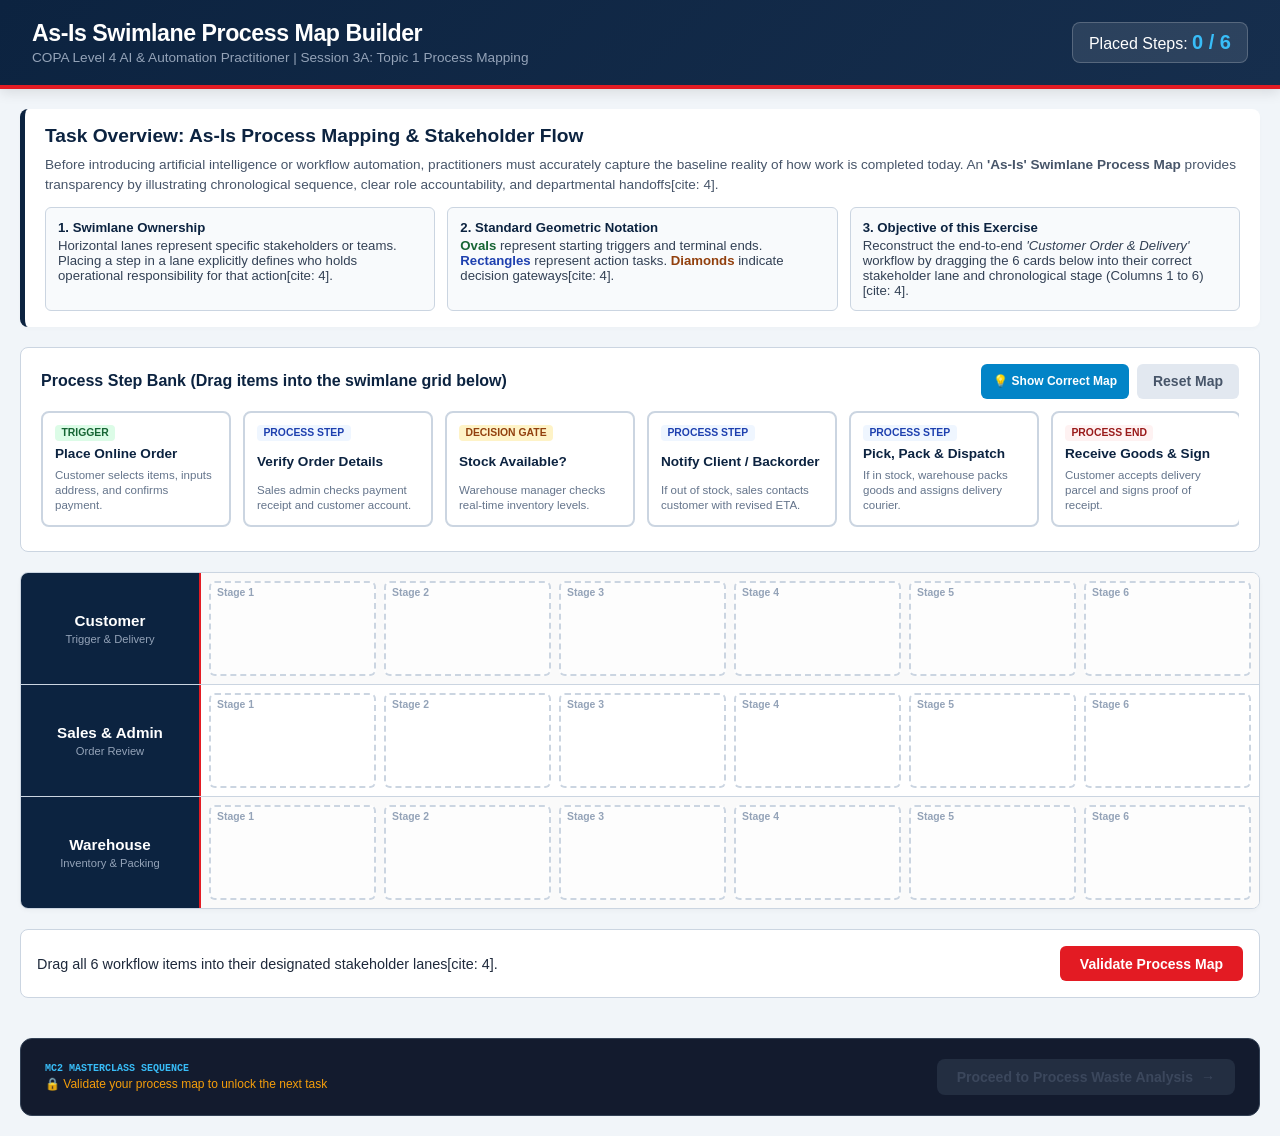
<file: process_map_builder.html>
<!DOCTYPE html>
<html lang="en-GB">
<head>
  <meta charset="UTF-8">
  <meta name="viewport" content="width=device-width, initial-scale=1.0">
  <title>COPA | As-Is Process Map Builder</title>
  <link rel="stylesheet" href="process_map_builder.css">
  <style>
    .next-nav-btn { background: #0284c7; color: white; padding: 10px 20px; border-radius: 8px; font-size: 14px; font-weight: 600; text-decoration: none; display: inline-flex; align-items: center; gap: 8px; transition: all 0.3s; }
    .next-nav-btn.locked { background: #334155 !important; color: #64748b !important; pointer-events: none; opacity: 0.5; }
  </style>
</head>
<body>

  <header>
    <div class="brand-title">
      <h1>As-Is Swimlane Process Map Builder</h1>
      <p>COPA Level 4 AI & Automation Practitioner | Session 3A: Topic 1 Process Mapping</p>
    </div>
    <div class="score-badge">
      <div>Placed Steps: <span class="score-val" id="placed-count">0 / 6</span></div>
    </div>
  </header>

  <main class="container">
    
    <!-- Detailed Task Overview & Context Banner -->
    <section class="info-banner">
      <h2 style="font-size: 1.2rem; color: var(--copa-navy); margin-bottom: 0.5rem;">Task Overview: As-Is Process Mapping & Stakeholder Flow</h2>
      <p style="margin-bottom: 0.75rem;">
        Before introducing artificial intelligence or workflow automation, practitioners must accurately capture the baseline reality of how work is completed today. An <strong>'As-Is' Swimlane Process Map</strong> provides transparency by illustrating chronological sequence, clear role accountability, and departmental handoffs[cite: 4].
      </p>

      <div style="display: grid; grid-template-columns: repeat(auto-fit, minmax(280px, 1fr)); gap: 0.75rem; margin-top: 0.5rem; font-size: 0.825rem; color: #334155;">
        <div style="background: #F8FAFC; padding: 0.75rem; border-radius: 6px; border: 1px solid var(--border-color);">
          <strong style="color: var(--copa-navy); display: block; margin-bottom: 0.2rem;">1. Swimlane Ownership</strong>
          Horizontal lanes represent specific stakeholders or teams. Placing a step in a lane explicitly defines who holds operational responsibility for that action[cite: 4].
        </div>
        <div style="background: #F8FAFC; padding: 0.75rem; border-radius: 6px; border: 1px solid var(--border-color);">
          <strong style="color: var(--copa-navy); display: block; margin-bottom: 0.2rem;">2. Standard Geometric Notation</strong>
          <span style="color: var(--green-text); font-weight: 600;">Ovals</span> represent starting triggers and terminal ends. <span style="color: #1E40AF; font-weight: 600;">Rectangles</span> represent action tasks. <span style="color: var(--amber-text); font-weight: 600;">Diamonds</span> indicate decision gateways[cite: 4].
        </div>
        <div style="background: #F8FAFC; padding: 0.75rem; border-radius: 6px; border: 1px solid var(--border-color);">
          <strong style="color: var(--copa-navy); display: block; margin-bottom: 0.2rem;">3. Objective of this Exercise</strong>
          Reconstruct the end-to-end <em>'Customer Order & Delivery'</em> workflow by dragging the 6 cards below into their correct stakeholder lane and chronological stage (Columns 1 to 6)[cite: 4].
        </div>
      </div>
    </section>

    <!-- Component Bank -->
    <section class="bank-section">
      <div class="bank-header">
        <h3>Process Step Bank (Drag items into the swimlane grid below)</h3>
        <div style="display: flex; gap: 8px;">
          <button class="btn-secondary" onclick="revealProcessMapAnswers()" style="background: #0284c7; color: white; border: none; padding: 6px 12px; border-radius: 6px; cursor: pointer; font-size: 0.75rem;">💡 Show Correct Map</button>
          <button class="btn-secondary" onclick="resetBuilder()">Reset Map</button>
        </div>
      </div>
      <div class="bank-cards" id="step-bank">
        <!-- Populated via JavaScript -->
      </div>
    </section>

    <!-- Swimlane Grid -->
    <section class="swimlane-container">
      
      <!-- Lane 1: Customer -->
      <div class="swimlane-row">
        <div class="lane-header">
          <h4>Customer</h4>
          <span>Trigger & Delivery</span>
        </div>
        <div class="lane-slots" data-lane="customer">
          <div class="drop-slot" data-slot="1"><span class="slot-label">Stage 1</span></div>
          <div class="drop-slot" data-slot="2"><span class="slot-label">Stage 2</span></div>
          <div class="drop-slot" data-slot="3"><span class="slot-label">Stage 3</span></div>
          <div class="drop-slot" data-slot="4"><span class="slot-label">Stage 4</span></div>
          <div class="drop-slot" data-slot="5"><span class="slot-label">Stage 5</span></div>
          <div class="drop-slot" data-slot="6"><span class="slot-label">Stage 6</span></div>
        </div>
      </div>

      <!-- Lane 2: Sales Team -->
      <div class="swimlane-row lane-row-alt">
        <div class="lane-header">
          <h4>Sales & Admin</h4>
          <span>Order Review</span>
        </div>
        <div class="lane-slots" data-lane="sales">
          <div class="drop-slot" data-slot="1"><span class="slot-label">Stage 1</span></div>
          <div class="drop-slot" data-slot="2"><span class="slot-label">Stage 2</span></div>
          <div class="drop-slot" data-slot="3"><span class="slot-label">Stage 3</span></div>
          <div class="drop-slot" data-slot="4"><span class="slot-label">Stage 4</span></div>
          <div class="drop-slot" data-slot="5"><span class="slot-label">Stage 5</span></div>
          <div class="drop-slot" data-slot="6"><span class="slot-label">Stage 6</span></div>
        </div>
      </div>

      <!-- Lane 3: Warehouse & Logistics -->
      <div class="swimlane-row">
        <div class="lane-header">
          <h4>Warehouse</h4>
          <span>Inventory & Packing</span>
        </div>
        <div class="lane-slots" data-lane="warehouse">
          <div class="drop-slot" data-slot="1"><span class="slot-label">Stage 1</span></div>
          <div class="drop-slot" data-slot="2"><span class="slot-label">Stage 2</span></div>
          <div class="drop-slot" data-slot="3"><span class="slot-label">Stage 3</span></div>
          <div class="drop-slot" data-slot="4"><span class="slot-label">Stage 4</span></div>
          <div class="drop-slot" data-slot="5"><span class="slot-label">Stage 5</span></div>
          <div class="drop-slot" data-slot="6"><span class="slot-label">Stage 6</span></div>
        </div>
      </div>

    </section>

    <!-- Controls -->
    <div class="action-bar">
      <div class="feedback-msg" id="feedback">Drag all 6 workflow items into their designated stakeholder lanes[cite: 4].</div>
      <button class="btn-primary" onclick="validateMap()">Validate Process Map</button>
    </div>

    <!-- Locked Navigation Footer -->
    <div style="margin-top: 40px; width: 100%;">
      <div style="background: #131b2e; border: 1px solid #334155; padding: 1.25rem 1.5rem; border-radius: 12px; display: flex; align-items: center; justify-content: space-between;">
        <div>
          <span style="font-size: 10px; font-family: monospace; color: #38bdf8; font-weight: bold; text-transform: uppercase; display: block;">MC2 Masterclass Sequence</span>
          <span id="nav-status-text" style="font-size: 12px; color: #f59e0b;">🔒 Validate your process map to unlock the next task</span>
        </div>
        <a id="next-activity-btn" href="Processwaste.html" class="next-nav-btn locked">
          <span>Proceed to Process Waste Analysis</span> &rarr;
        </a>
      </div>
    </div>

  </main>

  <!-- Modal -->
  <div class="modal-overlay" id="modal">
    <div class="modal-card">
      <h3 id="modal-title">Process Map Validated!</h3>
      <p id="modal-desc">All steps and decision gates have been accurately positioned in their corresponding stakeholder lanes with clear cross-functional handoffs[cite: 4].</p>
      <button class="btn-primary" onclick="closeModal()">Close & Review</button>
    </div>
  </div>

  <script>
    const stepsData = [
      { id: "step-1", title: "Place Online Order", desc: "Customer selects items, inputs address, and confirms payment.", type: "Trigger", typeClass: "type-start", targetLane: "customer", targetSlot: "1" },
      { id: "step-2", title: "Verify Order Details", desc: "Sales admin checks payment receipt and customer account.", type: "Process Step", typeClass: "type-step", targetLane: "sales", targetSlot: "2" },
      { id: "step-3", title: "Stock Available?", desc: "Warehouse manager checks real-time inventory levels.", type: "Decision Gate", typeClass: "type-decision", targetLane: "warehouse", targetSlot: "3" },
      { id: "step-4", title: "Notify Client / Backorder", desc: "If out of stock, sales contacts customer with revised ETA.", type: "Process Step", typeClass: "type-step", targetLane: "sales", targetSlot: "4" },
      { id: "step-5", title: "Pick, Pack & Dispatch", desc: "If in stock, warehouse packs goods and assigns delivery courier.", type: "Process Step", typeClass: "type-step", targetLane: "warehouse", targetSlot: "5" },
      { id: "step-6", title: "Receive Goods & Sign", desc: "Customer accepts delivery parcel and signs proof of receipt.", type: "Process End", typeClass: "type-end", targetLane: "customer", targetSlot: "6" }
    ];

    let currentPlacements = {};

    function init() { renderBank(); setupSlots(); }

    function renderBank() {
      const bank = document.getElementById("step-bank");
      bank.innerHTML = "";
      stepsData.forEach(item => {
        if (!currentPlacements[item.id]) {
          const card = document.createElement("div");
          card.className = "flow-card";
          card.draggable = true;
          card.id = item.id;
          card.innerHTML = `<span class="symbol-type ${item.typeClass}">${item.type}</span><h4>${item.title}</h4><p>${item.desc}</p>`;
          card.ondragstart = (e) => { e.dataTransfer.setData("text/plain", item.id); card.classList.add("dragging"); };
          card.ondragend = () => card.classList.remove("dragging");
          bank.appendChild(card);
        }
      });
      updateCount();
    }

    function setupSlots() {
      document.querySelectorAll(".drop-slot").forEach(slot => {
        slot.ondragover = (e) => { e.preventDefault(); slot.classList.add("drag-over"); };
        slot.ondragleave = () => slot.classList.remove("drag-over");
        slot.ondrop = (e) => {
          e.preventDefault();
          slot.classList.remove("drag-over");
          const cardId = e.dataTransfer.getData("text/plain");
          const item = stepsData.find(s => s.id === cardId);
          if (!item) return;
          if (slot.querySelector(".placed-card")) { alert("This stage slot is already occupied. Remove the existing step first."); return; }
          const lane = slot.parentElement.dataset.lane;
          const slotNum = slot.dataset.slot;
          currentPlacements[cardId] = { lane, slot: slotNum };
          placeCardInSlot(slot, item);
          renderBank();
        };
      });
    }

    function placeCardInSlot(slotElement, item) {
      const placed = document.createElement("div");
      placed.className = "placed-card";
      placed.id = "placed-" + item.id;
      placed.innerHTML = `<button class="remove-btn" title="Remove" onclick="removePlacement('${item.id}', this)">✕</button><div><span class="symbol-type ${item.typeClass}" style="font-size:0.55rem; padding:1px 3px;">${item.type}</span><strong style="display:block; font-size:0.75rem; margin-top:2px;">${item.title}</strong></div><span style="font-size:0.65rem; color:#64748B;">Lane: ${item.targetLane}</span>`;
      slotElement.appendChild(placed);
    }

    function removePlacement(cardId, btn) {
      const placedNode = btn.parentElement;
      placedNode.parentElement.classList.remove("drag-over");
      placedNode.remove();
      delete currentPlacements[cardId];
      renderBank();
    }

    function updateCount() {
      const count = Object.keys(currentPlacements).length;
      document.getElementById("placed-count").innerText = `${count} / ${stepsData.length}`;
    }

    function revealProcessMapAnswers() {
      currentPlacements = {};
      document.querySelectorAll(".placed-card").forEach(el => el.remove());
      stepsData.forEach(item => {
        const slot = document.querySelector(`[data-lane="${item.targetLane}"] [data-slot="${item.targetSlot}"]`);
        if (slot) {
          currentPlacements[item.id] = { lane: item.targetLane, slot: item.targetSlot };
          placeCardInSlot(slot, item);
        }
      });
      renderBank();
      document.getElementById("feedback").innerText = "💡 Correct swimlane placement map revealed.";
      unlockNavigation();
    }

    function validateMap() {
      const total = stepsData.length;
      const placed = Object.keys(currentPlacements).length;
      if (placed < total) {
        document.getElementById("feedback").innerText = `⚠️ Please place all 6 steps onto the swimlane map before validating (Currently placed: ${placed}/6).`;
        return;
      }

      let correct = 0;
      stepsData.forEach(s => {
        const p = currentPlacements[s.id];
        if (p && p.lane === s.targetLane && p.slot === s.targetSlot) correct++;
      });

      if (correct === total) {
        document.getElementById("feedback").innerHTML = `<strong style="color:var(--green-text);">✓ Perfect Process Flow!</strong> All steps, decision gates, and handoffs are accurately mapped[cite: 4].`;
        showModal("Process Map Validated!", "You have correctly mapped the end-to-end journey with clear ownership, sequence, and decision logic[cite: 4].");
        unlockNavigation();
      } else {
        document.getElementById("feedback").innerText = `Flow Audit: ${correct} / ${total} steps positioned accurately. Review swimlane ownership and chronological stages.`;
      }
    }

    function unlockNavigation() {
      const nextBtn = document.getElementById("next-activity-btn");
      nextBtn.classList.remove("locked");
      document.getElementById("nav-status-text").style.color = "#34d399";
      document.getElementById("nav-status-text").innerText = "✨ Unlocked! Ready for next task.";
    }

    function resetBuilder() {
      currentPlacements = {};
      document.querySelectorAll(".placed-card").forEach(el => el.remove());
      renderBank();
      document.getElementById("feedback").innerText = "Process map reset. Drag items to construct.";
    }

    function showModal(title, msg) {
      document.getElementById("modal").style.display = "flex";
      document.getElementById("modal-title").innerText = title;
      document.getElementById("modal-desc").innerText = msg;
    }

    function closeModal() {
      document.getElementById("modal").style.display = "none";
    }

    init();
  </script>
</body>
</html>
</file>
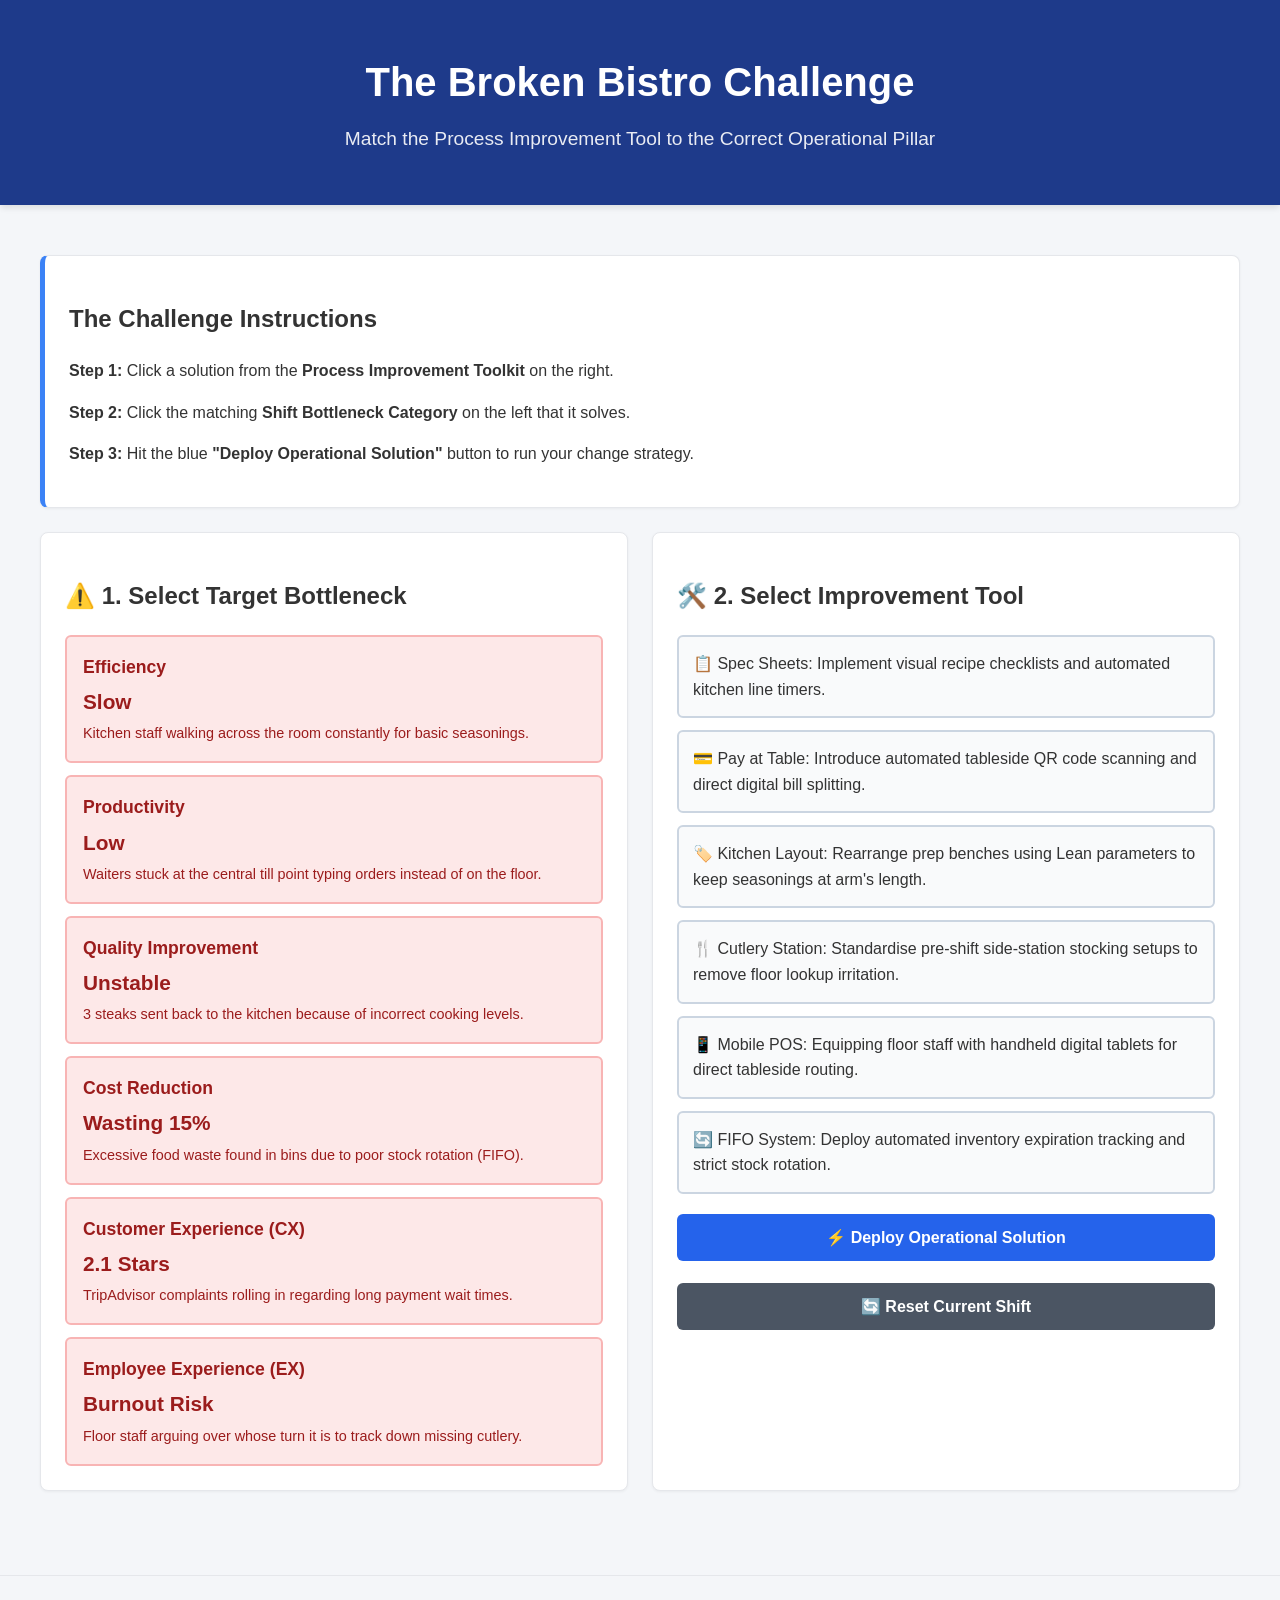
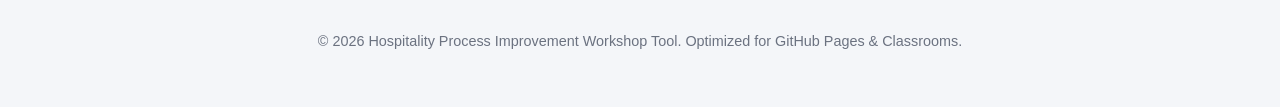
<file: ProcessImprovement.html>
<!DOCTYPE html>
<html lang="en">
<head>
    <meta charset="UTF-8">
    <meta name="viewport" content="width=device-width, initial-scale=1.0">
    <title>The Broken Bistro Challenge - Process Matching Activity</title>
    <style>
        :root {
            --bg-color: #f4f6f9;
            --text-color: #333333;
            --primary-color: #1e3a8a;
            --card-bg: #ffffff;
            --border-color: #e5e7eb;
            --bad-color: #fde8e8;
            --bad-text: #9b1c1c;
            --good-color: #def7ec;
            --good-text: #03543f;
            --accent-color: #3b82f6;
            --selection-color: #eff6ff;
            --selection-border: #2563eb;
        }
        body {
            font-family: -apple-system, BlinkMacSystemFont, "Segoe UI", Roboto, Helvetica, Arial, sans-serif;
            background-color: var(--bg-color);
            color: var(--text-color);
            margin: 0;
            padding: 0;
            line-height: 1.6;
        }
        .container { max-width: 1200px; margin: 0 auto; padding: 20px; }
        header {
            background-color: var(--primary-color);
            color: white;
            padding: 30px 0;
            text-align: center;
            box-shadow: 0 4px 6px -1px rgba(0, 0, 0, 0.1);
            margin-bottom: 30px;
        }
        header h1 { margin: 0; font-size: 2.5rem; }
        .subtitle { margin: 10px 0 0 0; font-size: 1.2rem; opacity: 0.9; }
        .card {
            background-color: var(--card-bg);
            border: 1px solid var(--border-color);
            border-radius: 8px;
            padding: 24px;
            box-shadow: 0 1px 3px rgba(0,0,0,0.05);
            margin-bottom: 24px;
        }
        .intro-card { border-left: 5px solid var(--accent-color); }
        .grid { display: flex; gap: 24px; flex-wrap: wrap; }
        .column { flex: 1; min-width: 320px; }
        .interactive-list { display: flex; flex-direction: column; gap: 12px; }
        .metric-card { padding: 16px; border-radius: 6px; border: 2px solid transparent; cursor: pointer; transition: all 0.2s ease; user-select: none; }
        .metric-card h3 { margin: 0 0 4px 0; font-size: 1.1rem; }
        .metric-card .value { font-size: 1.3rem; font-weight: bold; margin: 0 0 4px 0; }
        .metric-card .desc { margin: 0; font-size: 0.9rem; }
        .metric-card.bad { background-color: var(--bad-color); color: var(--bad-text); border-color: #f8b4b4; }
        .metric-card.good { background-color: var(--good-color); color: var(--good-text); border-color: #bcf0da; cursor: default; }
        .metric-card.bad.selected-target { border-color: #b91c1c; box-shadow: 0 0 10px rgba(185, 28, 28, 0.3); background-color: #fbd5d5; }
        .tool-card { background-color: #f9fafb; border: 2px solid #cbd5e1; padding: 14px; border-radius: 6px; cursor: pointer; transition: all 0.2s ease; font-weight: 500; user-select: none; }
        .tool-card:hover { background-color: #f1f5f9; border-color: #94a3b8; }
        .tool-card.selected-tool { background-color: var(--selection-color); border-color: var(--selection-border); box-shadow: 0 0 10px rgba(37, 99, 235, 0.2); }
        .tool-card.hidden { display: none !important; }
        .alert-box { padding: 12px; border-radius: 6px; margin-bottom: 16px; font-weight: bold; text-align: center; }
        .alert-error { background-color: #fde8e8; color: #9b1c1c; border: 1px solid #f8b4b4; }
        .control-panel { display: flex; flex-direction: column; gap: 12px; margin-top: 20px; }
        .btn { border: none; padding: 14px; border-radius: 6px; font-size: 1rem; font-weight: bold; cursor: pointer; transition: opacity 0.2s; text-align: center; width: 100%; }
        .btn:hover { opacity: 0.9; }
        .btn-deploy { background-color: #2563eb; color: white; }
        .btn-reset { background-color: #4b5563; color: white; margin-top: 10px; }
        #completion-message { background-color: var(--good-color); color: var(--good-text); border: 1px solid #bcf0da; padding: 24px; border-radius: 8px; text-align: center; margin-bottom: 20px; }
        .hidden { display: none !important; }
        footer { text-align: center; padding: 40px 0; color: #6b7280; font-size: 0.9rem; border-top: 1px solid var(--border-color); margin-top: 40px; }
    </style>
</head>
<body>
    <header>
        <div class="container">
            <h1>The Broken Bistro Challenge</h1>
            <p class="subtitle">Match the Process Improvement Tool to the Correct Operational Pillar</p>
        </div>
    </header>
    <main class="container">
        <section class="card intro-card">
            <h2>The Challenge Instructions</h2>
            <p><strong>Step 1:</strong> Click a solution from the <strong>Process Improvement Toolkit</strong> on the right.</p>
            <p><strong>Step 2:</strong> Click the matching <strong>Shift Bottleneck Category</strong> on the left that it solves.</p>
            <p><strong>Step 3:</strong> Hit the blue <strong>"Deploy Operational Solution"</strong> button to run your change strategy.</p>
        </section>
        <div id="alert-msg" class="alert-box alert-error hidden"></div>
        <div id="completion-message" class="hidden">
            <h3>🎉 Shift Successfully Restructured!</h3>
            <p>Excellent strategic analysis. You matched every process optimization method to its correct operational workflow parameter.</p>
        </div>
        <div class="grid">
            <section class="card column">
                <h2>⚠️ 1. Select Target Bottleneck</h2>
                <div class="interactive-list" id="bottleneck-list">
                    <div class="metric-card bad" id="metric-efficiency" data-type="efficiency">
                        <h3>Efficiency</h3>
                        <p class="value">Slow</p>
                        <p class="desc">Kitchen staff walking across the room constantly for basic seasonings.</p>
                    </div>
                    <div class="metric-card bad" id="metric-productivity" data-type="productivity">
                        <h3>Productivity</h3>
                        <p class="value">Low</p>
                        <p class="desc">Waiters stuck at the central till point typing orders instead of on the floor.</p>
                    </div>
                    <div class="metric-card bad" id="metric-quality" data-type="quality">
                        <h3>Quality Improvement</h3>
                        <p class="value">Unstable</p>
                        <p class="desc">3 steaks sent back to the kitchen because of incorrect cooking levels.</p>
                    </div>
                    <div class="metric-card bad" id="metric-cost" data-type="cost">
                        <h3>Cost Reduction</h3>
                        <p class="value">Wasting 15%</p>
                        <p class="desc">Excessive food waste found in bins due to poor stock rotation (FIFO).</p>
                    </div>
                    <div class="metric-card bad" id="metric-cx" data-type="cx">
                        <h3>Customer Experience (CX)</h3>
                        <p class="value">2.1 Stars</p>
                        <p class="desc">TripAdvisor complaints rolling in regarding long payment wait times.</p>
                    </div>
                    <div class="metric-card bad" id="metric-ex" data-type="ex">
                        <h3>Employee Experience (EX)</h3>
                        <p class="value">Burnout Risk</p>
                        <p class="desc">Floor staff arguing over whose turn it is to track down missing cutlery.</p>
                    </div>
                </div>
            </section>
             <section class="card column">
                <h2>🛠️ 2. Select Improvement Tool</h2>
                <div class="interactive-list" id="tools-list">
                    <div class="tool-card" id="tool-quality" data-match="quality">📋 Spec Sheets: Implement visual recipe checklists and automated kitchen line timers.</div>
                    <div class="tool-card" id="tool-cx" data-match="cx">💳 Pay at Table: Introduce automated tableside QR code scanning and direct digital bill splitting.</div>
                    <div class="tool-card" id="tool-efficiency" data-match="efficiency">🏷️ Kitchen Layout: Rearrange prep benches using Lean parameters to keep seasonings at arm's length.</div>
                    <div class="tool-card" id="tool-ex" data-match="ex">🍴 Cutlery Station: Standardise pre-shift side-station stocking setups to remove floor lookup irritation.</div>
                    <div class="tool-card" id="tool-productivity" data-match="productivity">📱 Mobile POS: Equipping floor staff with handheld digital tablets for direct tableside routing.</div>
                    <div class="tool-card" id="tool-cost" data-match="cost">🔄 FIFO System: Deploy automated inventory expiration tracking and strict stock rotation.</div>
                </div>
                <div class="control-panel">
                    <button onclick="evaluateMatch()" class="btn btn-deploy">⚡ Deploy Operational Solution</button>
                    <button onclick="resetSimulation()" class="btn btn-reset">🔄 Reset Current Shift</button>
                </div>
            </section>
        </div>
    </main>
    <footer>
        <p>&copy; 2026 Hospitality Process Improvement Workshop Tool. Optimized for GitHub Pages & Classrooms.</p>
    </footer>
    <script>
        let selectedToolElement = null;
        let selectedTargetElement = null;
        let successfulMatches = 0;
        const tools = document.querySelectorAll('.tool-card');
        const bottlenecks = document.querySelectorAll('.metric-card');
        const errorAlert = document.getElementById('alert-msg');

        tools.forEach(tool => {
            tool.addEventListener('click', () => {
                if(tool.classList.contains('hidden')) return;
                tools.forEach(t => t.classList.remove('selected-tool'));
                selectedToolElement = tool;
                tool.classList.add('selected-tool');
                hideAlert();
            });
        });
        bottlenecks.forEach(card => {
            card.addEventListener('click', () => {
                if(card.classList.contains('good')) return;
                bottlenecks.forEach(b => b.classList.remove('selected-target'));
                selectedTargetElement = card;
                card.classList.add('selected-target');
                hideAlert();
            });
        });
        function hideAlert() { errorAlert.classList.add('hidden'); }

        function evaluateMatch() {
            if (!selectedToolElement || !selectedTargetElement) {
                errorAlert.innerText = "❌ Selection Incomplete: You must choose one Tool and one Bottleneck card first!";
                errorAlert.classList.remove('hidden');
                return;
            }
            const toolType = selectedToolElement.getAttribute('data-match');
            const targetType = selectedTargetElement.getAttribute('data-type');

            if (toolType === targetType) {
                selectedTargetElement.classList.remove('bad', 'selected-target');
                selectedTargetElement.classList.add('good');
                
                if(targetType === 'efficiency') {
                    selectedTargetElement.querySelector('.value').innerText = 'Optimized';
                    selectedTargetElement.querySelector('.desc').innerText = 'Zero wasted steps. Layout streamlined.';
                } else if(targetType === 'productivity') {
                    selectedTargetElement.querySelector('.value').innerText = 'High';
                    selectedTargetElement.querySelector('.desc').innerText = 'Tables turned 25% faster with mobile POS tool tracking.';
                } else if(targetType === 'quality') {
                    selectedTargetElement.querySelector('.value').innerText = 'Consistent';
                    selectedTargetElement.querySelector('.desc').innerText = 'Zero steak variance sendbacks recorded.';
                } else if(targetType === 'cost') {
                    selectedTargetElement.querySelector('.value').innerText = 'Controlled';
                    selectedTargetElement.querySelector('.desc').innerText = 'Waste managed down to under 2%.';
                } else if(targetType === 'cx') {
                    selectedTargetElement.querySelector('.value').innerText = '4.9 Stars';
                    selectedTargetElement.querySelector('.desc').innerText = 'Guests praise instant, secure checkout pipelines.';
                } else if(targetType === 'ex') {
                    selectedTargetElement.querySelector('.value').innerText = 'High Morale';
                    selectedTargetElement.querySelector('.desc').innerText = 'No operational irritation. Focus shifted back to guest care.';
                }
                selectedToolElement.classList.add('hidden');
                selectedToolElement = null;
                selectedTargetElement = null;
                successfulMatches++;
                if (successfulMatches === 6) { document.getElementById('completion-message').classList.remove('hidden'); }
            } else {
                errorAlert.innerText = `❌ Inaccurate Alignment! That tool does not address the core issue of this specific bottleneck. Try another match.`;
                errorAlert.classList.remove('hidden');
            }
        }

        function resetSimulation() {
            selectedToolElement = null; selectedTargetElement = null; successfulMatches = 0;
            hideAlert(); document.getElementById('completion-message').classList.add('hidden');
            tools.forEach(tool => tool.classList.remove('hidden', 'selected-tool'));
            bottlenecks.forEach(card => card.classList.remove('good', 'selected-target').classList.add('bad'));
            document.getElementById('metric-efficiency').querySelector('.value').innerText = 'Slow';
            document.getElementById('metric-efficiency').querySelector('.desc').innerText = 'Kitchen staff walking across the room constantly for basic seasonings.';
            document.getElementById('metric-productivity').querySelector('.value').innerText = 'Low';
            document.getElementById('metric-productivity').querySelector('.desc').innerText = 'Waiters stuck at the central till point typing orders instead of on the floor.';
            document.getElementById('metric-quality').querySelector('.value').innerText = 'Unstable';
            document.getElementById('metric-quality').querySelector('.desc').innerText = '3 steaks sent back to the kitchen because of incorrect cooking levels.';
            document.getElementById('metric-cost').querySelector('.value').innerText = 'Wasting 15%';
            document.getElementById('metric-cost').querySelector('.desc').innerText = 'Excessive food waste found in bins due to poor stock rotation (FIFO).';
            document.getElementById('metric-cx').querySelector('.value').innerText = '2.1 Stars';
            document.getElementById('metric-cx').querySelector('.desc').innerText = 'TripAdvisor complaints rolling in regarding long payment wait times.';
            document.getElementById('metric-ex').querySelector('.value').innerText = 'Burnout Risk';
            document.getElementById('metric-ex').querySelector('.desc').innerText = 'Floor staff arguing over whose turn it is to track down missing cutlery.';
        }
    </script>
</body>
</html>
</file>
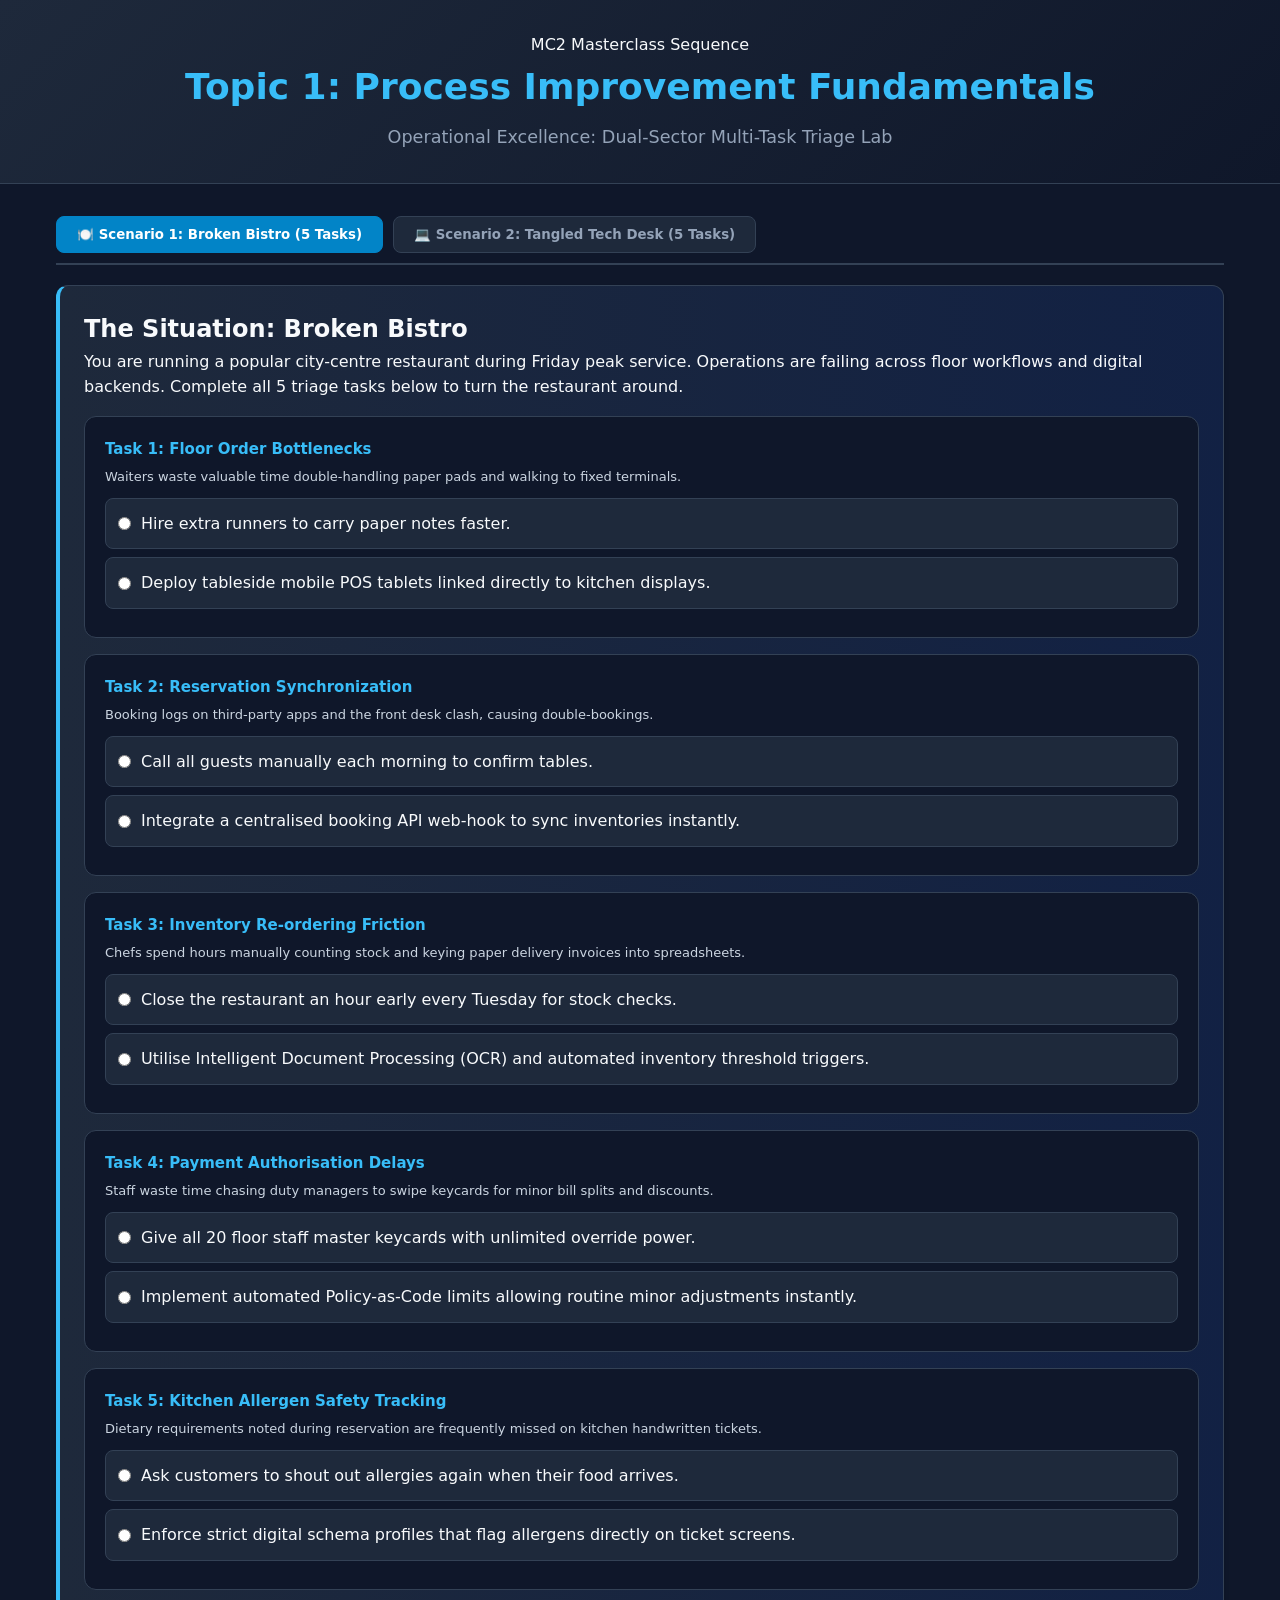
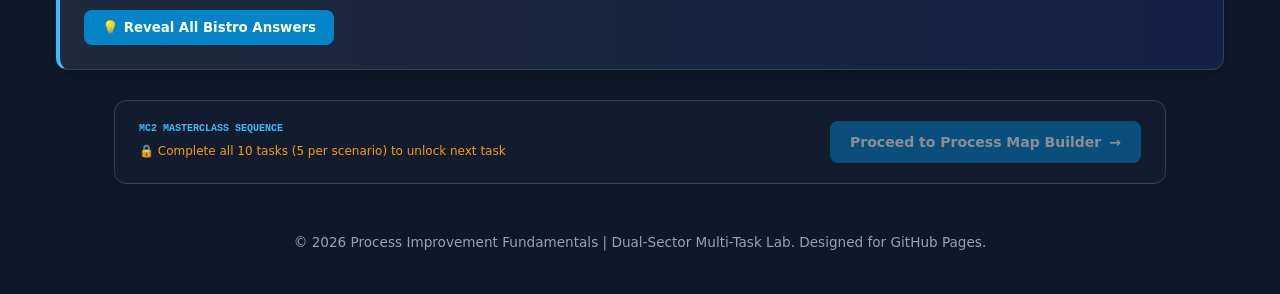
<file: processimprovement.html>
<!DOCTYPE html>
<html lang="en">
<head>
    <meta charset="UTF-8">
    <meta name="viewport" content="width=device-width, initial-scale=1.0">
    <title>Process Improvement Fundamentals - MC2 Masterclass</title>
    <link rel="stylesheet" href="ProcessImprovement.css">
    <style>
        .scenario-tabs { display: flex; gap: 10px; margin-bottom: 20px; border-bottom: 2px solid #334155; padding-bottom: 10px; }
        .tab-btn { background: #1e293b; color: #94a3b8; border: 1px solid #334155; padding: 10px 20px; border-radius: 8px; font-weight: bold; cursor: pointer; transition: all 0.2s; }
        .tab-btn.active { background: #0284c7; color: white; border-color: #0284c7; }
        .tab-content { display: none; }
        .tab-content.active { display: block; }
        .task-card { background: #0f172a; border: 1px solid #334155; padding: 20px; border-radius: 12px; margin-top: 16px; }
        .option-label { display: flex; align-items: center; gap: 10px; background: #1e293b; padding: 12px; border-radius: 8px; margin-bottom: 8px; cursor: pointer; border: 1px solid #334155; }
        .option-label:hover { border-color: #38bdf8; }
    </style>
</head>
<body>
    <header>
        <div class="container">
            <span class="badge">MC2 Masterclass Sequence</span>
            <h1>Topic 1: Process Improvement Fundamentals</h1>
            <p class="subtitle">Operational Excellence: Dual-Sector Multi-Task Triage Lab</p>
        </div>
    </header>

    <main class="container">
        <!-- Scenario Tabs Navigation -->
        <div class="scenario-tabs">
            <button class="tab-btn active" onclick="switchScenario('bistro', event)">🍽️ Scenario 1: Broken Bistro (5 Tasks)</button>
            <button class="tab-btn" onclick="switchScenario('tech', event)">💻 Scenario 2: Tangled Tech Desk (5 Tasks)</button>
        </div>

        <!-- SCENARIO 1: BROKEN BISTRO -->
        <div id="tab-bistro" class="tab-content active">
            <section class="card intro-card">
                <h2>The Situation: Broken Bistro</h2>
                <p>
                    You are running a popular city-centre restaurant during Friday peak service. Operations are failing across floor workflows and digital backends. Complete all 5 triage tasks below to turn the restaurant around.
                </p>
                
                <!-- Task 1 -->
                <div class="task-card">
                    <h3 style="color: #38bdf8; font-size: 15px; margin-bottom: 6px;">Task 1: Floor Order Bottlenecks</h3>
                    <p style="font-size: 13px; color: #cbd5e1; margin-bottom: 10px;">Waiters waste valuable time double-handling paper pads and walking to fixed terminals.</p>
                    <div class="options-group">
                        <label class="option-label"><input type="radio" name="b1" onclick="evalTask('b', 1, false)"><span>Hire extra runners to carry paper notes faster.</span></label>
                        <label class="option-label"><input type="radio" name="b1" onclick="evalTask('b', 1, true)"><span>Deploy tableside mobile POS tablets linked directly to kitchen displays.</span></label>
                    </div>
                    <div id="b1-feed" style="font-size: 12px; font-weight: bold; margin-top: 6px;"></div>
                </div>

                <!-- Task 2 -->
                <div class="task-card">
                    <h3 style="color: #38bdf8; font-size: 15px; margin-bottom: 6px;">Task 2: Reservation Synchronization</h3>
                    <p style="font-size: 13px; color: #cbd5e1; margin-bottom: 10px;">Booking logs on third-party apps and the front desk clash, causing double-bookings.</p>
                    <div class="options-group">
                        <label class="option-label"><input type="radio" name="b2" onclick="evalTask('b', 2, false)"><span>Call all guests manually each morning to confirm tables.</span></label>
                        <label class="option-label"><input type="radio" name="b2" onclick="evalTask('b', 2, true)"><span>Integrate a centralised booking API web-hook to sync inventories instantly.</span></label>
                    </div>
                    <div id="b2-feed" style="font-size: 12px; font-weight: bold; margin-top: 6px;"></div>
                </div>

                <!-- Task 3 -->
                <div class="task-card">
                    <h3 style="color: #38bdf8; font-size: 15px; margin-bottom: 6px;">Task 3: Inventory Re-ordering Friction</h3>
                    <p style="font-size: 13px; color: #cbd5e1; margin-bottom: 10px;">Chefs spend hours manually counting stock and keying paper delivery invoices into spreadsheets.</p>
                    <div class="options-group">
                        <label class="option-label"><input type="radio" name="b3" onclick="evalTask('b', 3, false)"><span>Close the restaurant an hour early every Tuesday for stock checks.</span></label>
                        <label class="option-label"><input type="radio" name="b3" onclick="evalTask('b', 3, true)"><span>Utilise Intelligent Document Processing (OCR) and automated inventory threshold triggers.</span></label>
                    </div>
                    <div id="b3-feed" style="font-size: 12px; font-weight: bold; margin-top: 6px;"></div>
                </div>

                <!-- Task 4 -->
                <div class="task-card">
                    <h3 style="color: #38bdf8; font-size: 15px; margin-bottom: 6px;">Task 4: Payment Authorisation Delays</h3>
                    <p style="font-size: 13px; color: #cbd5e1; margin-bottom: 10px;">Staff waste time chasing duty managers to swipe keycards for minor bill splits and discounts.</p>
                    <div class="options-group">
                        <label class="option-label"><input type="radio" name="b4" onclick="evalTask('b', 4, false)"><span>Give all 20 floor staff master keycards with unlimited override power.</span></label>
                        <label class="option-label"><input type="radio" name="b4" onclick="evalTask('b', 4, true)"><span>Implement automated Policy-as-Code limits allowing routine minor adjustments instantly.</span></label>
                    </div>
                    <div id="b4-feed" style="font-size: 12px; font-weight: bold; margin-top: 6px;"></div>
                </div>

                <!-- Task 5 -->
                <div class="task-card">
                    <h3 style="color: #38bdf8; font-size: 15px; margin-bottom: 6px;">Task 5: Kitchen Allergen Safety Tracking</h3>
                    <p style="font-size: 13px; color: #cbd5e1; margin-bottom: 10px;">Dietary requirements noted during reservation are frequently missed on kitchen handwritten tickets.</p>
                    <div class="options-group">
                        <label class="option-label"><input type="radio" name="b5" onclick="evalTask('b', 5, false)"><span>Ask customers to shout out allergies again when their food arrives.</span></label>
                        <label class="option-label"><input type="radio" name="b5" onclick="evalTask('b', 5, true)"><span>Enforce strict digital schema profiles that flag allergens directly on ticket screens.</span></label>
                    </div>
                    <div id="b5-feed" style="font-size: 12px; font-weight: bold; margin-top: 6px;"></div>
                </div>

                <div style="margin-top: 20px;">
                    <button onclick="revealAll('b')" class="btn btn-secondary" style="background: #0284c7; color: white; border: none; padding: 10px 18px; border-radius: 8px; font-weight: bold; cursor: pointer;">
                        💡 Reveal All Bistro Answers
                    </button>
                </div>
            </section>
        </div>

        <!-- SCENARIO 2: THE TANGLED TECH DESK -->
        <div id="tab-tech" class="tab-content">
            <section class="card intro-card">
                <h2>The Situation: The Tangled Tech Desk</h2>
                <p>
                    You are the Lead DevOps & IT Operations Manager for a growing SaaS enterprise. Diagnose and solve all 5 release and infrastructure bottlenecks below.
                </p>

                <!-- Task 1 -->
                <div class="task-card">
                    <h3 style="color: #38bdf8; font-size: 15px; margin-bottom: 6px;">Task 1: Manual Deployment Queue</h3>
                    <p style="font-size: 13px; color: #cbd5e1; margin-bottom: 10px;">Releases require manual multi-day code reviews and sluggish QA sign-off queues.</p>
                    <div class="options-group">
                        <label class="option-label"><input type="radio" name="t1" onclick="evalTask('t', 1, false)"><span>Require three senior vice presidents to manually inspect every line of code.</span></label>
                        <label class="option-label"><input type="radio" name="t1" onclick="evalTask('t', 1, true)"><span>Establish automated CI/CD pipelines via GitHub Actions for continuous testing.</span></label>
                    </div>
                    <div id="t1-feed" style="font-size: 12px; font-weight: bold; margin-top: 6px;"></div>
                </div>

                <!-- Task 2 -->
                <div class="task-card">
                    <h3 style="color: #38bdf8; font-size: 15px; margin-bottom: 6px;">Task 2: Cloud Traffic Scaling Failures</h3>
                    <p style="font-size: 13px; color: #cbd5e1; margin-bottom: 10px;">Static cloud servers crash and timeout during sudden traffic surges.</p>
                    <div class="options-group">
                        <label class="option-label"><input type="radio" name="t2" onclick="evalTask('t', 2, false)"><span>Buy massive physical servers and store them in the office broom closet.</span></label>
                        <label class="option-label"><input type="radio" name="t2" onclick="evalTask('t', 2, true)"><span>Configure Infrastructure as Code (IaC) with auto-scaling cloud compute groups.</span></label>
                    </div>
                    <div id="t2-feed" style="font-size: 12px; font-weight: bold; margin-top: 6px;"></div>
                </div>

                <!-- Task 3 -->
                <div class="task-card">
                    <h3 style="color: #38bdf8; font-size: 15px; margin-bottom: 6px;">Task 3: Environment Drift & Inconsistencies</h3>
                    <p style="font-size: 13px; color: #cbd5e1; margin-bottom: 10px;">"It works on my machine" bugs occur because staging and production setups differ.</p>
                    <div class="options-group">
                        <label class="option-label"><input type="radio" name="t3" onclick="evalTask('t', 3, false)"><span>Tell developers to be more careful when configuring settings manually.</span></label>
                        <label class="option-label"><input type="radio" name="t3" onclick="evalTask('t', 3, true)"><span>Enforce containerisation using Docker across all development and production environments.</span></label>
                    </div>
                    <div id="t3-feed" style="font-size: 12px; font-weight: bold; margin-top: 6px;"></div>
                </div>

                <!-- Task 4 -->
                <div class="task-card">
                    <h3 style="color: #38bdf8; font-size: 15px; margin-bottom: 6px;">Task 4: Incident Response Blindspots</h3>
                    <p style="font-size: 13px; color: #cbd5e1; margin-bottom: 10px;">Production errors are only discovered when angry clients submit support tickets hours later.</p>
                    <div class="options-group">
                        <label class="option-label"><input type="radio" name="t4" onclick="evalTask('t', 4, false)"><span>Wait until monthly review meetings to discuss customer complaints.</span></label>
                        <label class="option-label"><input type="radio" name="t4" onclick="evalTask('t', 4, true)"><span>Set up centralized telemetry logging, synthetic monitoring, and instant pager alerts.</span></label>
                    </div>
                    <div id="t4-feed" style="font-size: 12px; font-weight: bold; margin-top: 6px;"></div>
                </div>

                <!-- Task 5 -->
                <div class="task-card">
                    <h3 style="color: #38bdf8; font-size: 15px; margin-bottom: 6px;">Task 5: Security & Compliance Audits</h3>
                    <p style="font-size: 13px; color: #cbd5e1; margin-bottom: 10px;">Security vulnerability checks happen only right before major annual product launches.</p>
                    <div class="options-group">
                        <label class="option-label"><input type="radio" name="t5" onclick="evalTask('t', 5, false)"><span>Assume existing code is secure unless proven otherwise by hackers.</span></label>
                        <label class="option-label"><input type="radio" name="t5" onclick="evalTask('t', 5, true)"><span>Integrate automated Static Application Security Testing (SAST) directly into code commits.</span></label>
                    </div>
                    <div id="t5-feed" style="font-size: 12px; font-weight: bold; margin-top: 6px;"></div>
                </div>

                <div style="margin-top: 20px;">
                    <button onclick="revealAll('t')" class="btn btn-secondary" style="background: #0284c7; color: white; border: none; padding: 10px 18px; border-radius: 8px; font-weight: bold; cursor: pointer;">
                        💡 Reveal All Tech Desk Answers
                    </button>
                </div>
            </section>
        </div>
    </main>

    <!-- Locked Navigation Footer -->
    <div style="max-width: 1100px; margin: 30px auto; padding: 0 1.5rem;">
        <div style="background: #131b2e; border: 1px solid #334155; padding: 1.25rem 1.5rem; border-radius: 12px; display: flex; align-items: center; justify-content: space-between;">
            <div>
                <span style="font-size: 10px; font-family: monospace; color: #38bdf8; font-weight: bold; text-transform: uppercase; display: block;">MC2 Masterclass Sequence</span>
                <span id="nav-status-text" style="font-size: 12px; color: #f59e0b;">🔒 Complete all 10 tasks (5 per scenario) to unlock next task</span>
            </div>
            <a id="next-activity-btn" href="process_map_builder.html" style="background: #0284c7; color: white; padding: 10px 20px; border-radius: 8px; font-size: 14px; font-weight: 600; text-decoration: none; display: inline-flex; align-items: center; gap: 8px; pointer-events: none; opacity: 0.5;">
                <span>Proceed to Process Map Builder</span> &rarr;
            </a>
        </div>
    </div>

    <footer>
        <div class="container">
            <p>&copy; 2026 Process Improvement Fundamentals | Dual-Sector Multi-Task Lab. Designed for GitHub Pages.</p>
        </div>
    </footer>

    <script>
        const completedTasks = { b: [false, false, false, false, false], t: [false, false, false, false, false] };

        function switchScenario(scenarioId, event) {
            document.querySelectorAll('.tab-content').forEach(c => c.classList.remove('active'));
            document.querySelectorAll('.tab-btn').forEach(b => b.classList.remove('active'));
            document.getElementById('tab-' + scenarioId).classList.add('active');
            event.currentTarget.classList.add('active');
        }

        function checkUnlock() {
            const bistroDone = completedTasks.b.every(Boolean);
            const techDone = completedTasks.t.every(Boolean);

            if (bistroDone && techDone) {
                const nextBtn = document.getElementById('next-activity-btn');
                nextBtn.style.pointerEvents = 'auto';
                nextBtn.style.opacity = '1';
                
                const statusText = document.getElementById('nav-status-text');
                statusText.style.color = '#34d399';
                statusText.textContent = '✨ All 10 tasks complete! Ready for next task.';
            }
        }

        function evalTask(type, taskNum, isCorrect) {
            const feed = document.getElementById(`${type}${taskNum}-feed`);
            if (isCorrect) {
                feed.style.color = '#34d399';
                feed.textContent = '✓ Correct! Operational friction resolved.';
                completedTasks[type][taskNum - 1] = true;
                checkUnlock();
            } else {
                feed.style.color = '#f87171';
                feed.textContent = '✗ Incorrect. This choice exacerbates the bottleneck.';
            }
        }

        function revealAll(type) {
            for (let i = 1; i <= 5; i++) {
                completedTasks[type][i - 1] = true;
                const feed = document.getElementById(`${type}${i}-feed`);
                feed.style.color = '#34d399';
                feed.textContent = '💡 Correct answer revealed.';
            }
            checkUnlock();
        }
    </script>
</body>
</html>
</file>
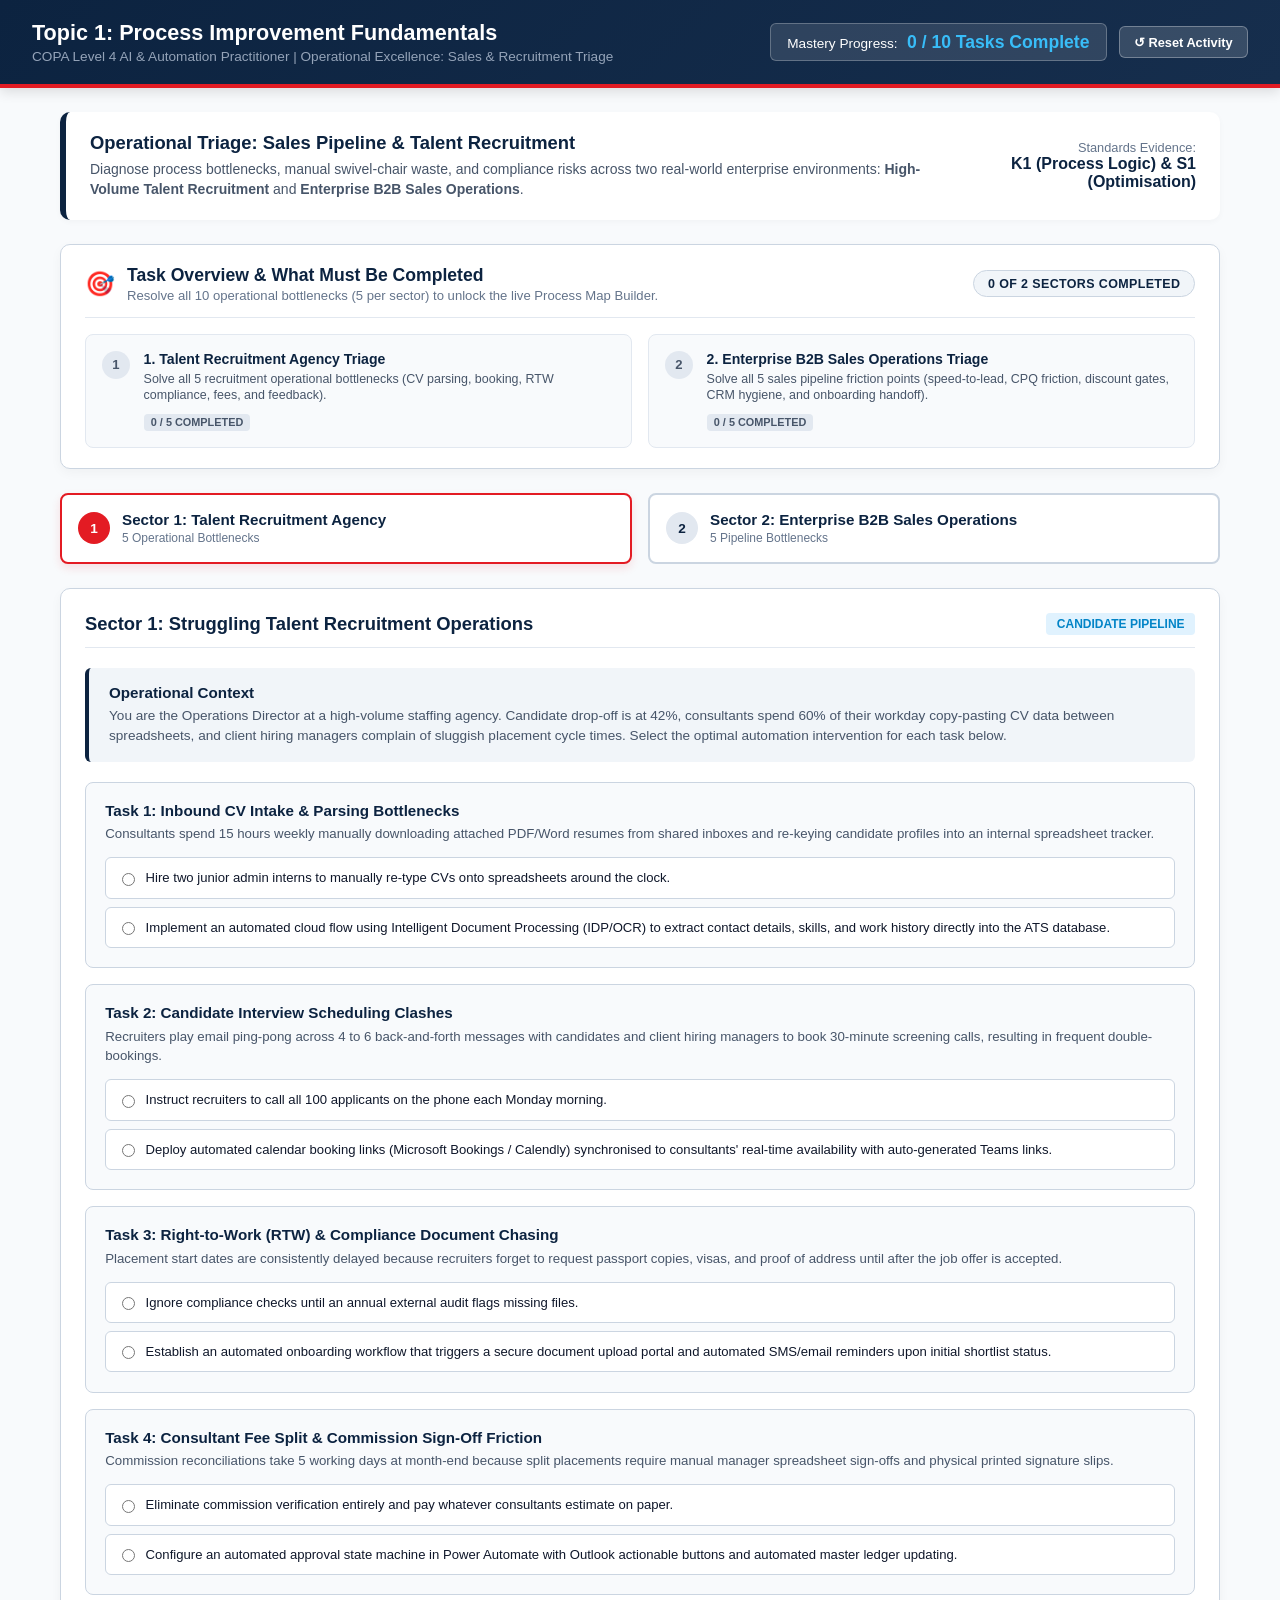
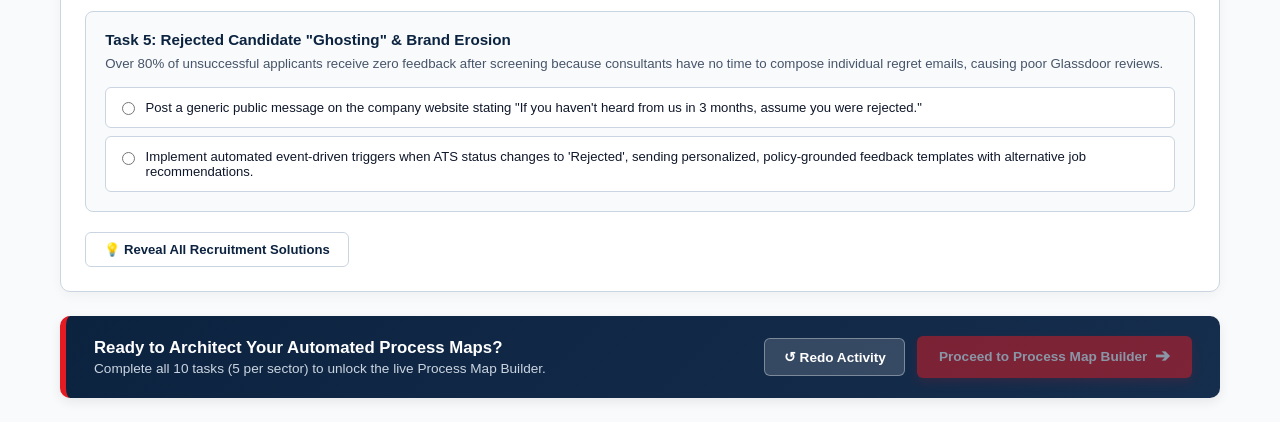
<file: processrecruitmentimprovement.html>
<!DOCTYPE html>
<html lang="en-GB">
<head>
  <meta charset="UTF-8">
  <meta name="viewport" content="width=device-width, initial-scale=1.0">
  <title>COPA | Topic 1: Process Improvement Fundamentals — Interactive Triage Lab</title>
  <link rel="stylesheet" href="processrecruitmentimprovement.css">
</head>
<body>

  <header>
    <div class="brand-title">
      <h1>Topic 1: Process Improvement Fundamentals</h1>
      <p>COPA Level 4 AI &amp; Automation Practitioner | Operational Excellence: Sales &amp; Recruitment Triage</p>
    </div>
    <div class="header-actions">
      <div class="score-badge">Mastery Progress: <strong id="progress-text">0 / 10 Tasks Complete</strong></div>
      <button class="btn-header-reset" onclick="resetProcessLab()">↺ Reset Activity</button>
    </div>
  </header>

  <main class="container">
    
    <!-- Hero Briefing Banner -->
    <section class="hero-banner">
      <div>
        <h2>Operational Triage: Sales Pipeline &amp; Talent Recruitment</h2>
        <p>
          Diagnose process bottlenecks, manual swivel-chair waste, and compliance risks across two real-world enterprise environments: <strong>High-Volume Talent Recruitment</strong> and <strong>Enterprise B2B Sales Operations</strong>.
        </p>
      </div>
      <div style="text-align: right; font-size: 0.8rem; color: #64748B;">
        <span>Standards Evidence:</span><br>
        <strong style="color: var(--copa-navy); font-size: 1rem;">K1 (Process Logic) &amp; S1 (Optimisation)</strong>
      </div>
    </section>

    <!-- Task Overview & What Must Be Completed -->
    <section class="task-overview-card">
      <div class="overview-header">
        <div class="overview-title">
          <span class="overview-icon">🎯</span>
          <div>
            <h3>Task Overview &amp; What Must Be Completed</h3>
            <p>Resolve all 10 operational bottlenecks (5 per sector) to unlock the live Process Map Builder.</p>
          </div>
        </div>
        <div class="overview-status-pill" id="checklist-overall-pill">
          0 of 2 Sectors Completed
        </div>
      </div>

      <div class="requirements-grid">
        <!-- Checkpoint 1 -->
        <div class="req-item" id="req-box-r" onclick="switchScenario('recruitment')">
          <div class="req-checkbox" id="req-chk-r">1</div>
          <div class="req-content">
            <h4>1. Talent Recruitment Agency Triage</h4>
            <p id="req-desc-r">Solve all 5 recruitment operational bottlenecks (CV parsing, booking, RTW compliance, fees, and feedback).</p>
            <span class="req-tag" id="req-tag-r">0 / 5 Completed</span>
          </div>
        </div>

        <!-- Checkpoint 2 -->
        <div class="req-item" id="req-box-s" onclick="switchScenario('sales')">
          <div class="req-checkbox" id="req-chk-s">2</div>
          <div class="req-content">
            <h4>2. Enterprise B2B Sales Operations Triage</h4>
            <p id="req-desc-s">Solve all 5 sales pipeline friction points (speed-to-lead, CPQ friction, discount gates, CRM hygiene, and onboarding handoff).</p>
            <span class="req-tag" id="req-tag-s">0 / 5 Completed</span>
          </div>
        </div>
      </div>
    </section>

    <!-- Module Navigation Tabs -->
    <nav class="module-nav">
      <div class="nav-card active" id="tab-mod-r" onclick="switchScenario('recruitment')">
        <div class="nav-num" id="badge-mod-r">1</div>
        <div class="nav-text">
          <h4>Sector 1: Talent Recruitment Agency</h4>
          <span id="tab-sub-r">5 Operational Bottlenecks</span>
        </div>
      </div>

      <div class="nav-card" id="tab-mod-s" onclick="switchScenario('sales')">
        <div class="nav-num" id="badge-mod-s">2</div>
        <div class="nav-text">
          <h4>Sector 2: Enterprise B2B Sales Operations</h4>
          <span id="tab-sub-s">5 Pipeline Bottlenecks</span>
        </div>
      </div>
    </nav>

    <!-- SCENARIO 1: STRUGGLING RECRUITMENT -->
    <section class="activity-section" id="sec-view-recruitment">
      <div class="activity-header">
        <h3>Sector 1: Struggling Talent Recruitment Operations</h3>
        <span class="activity-badge">Candidate Pipeline</span>
      </div>

      <div class="scenario-intro-box">
        <h4>Operational Context</h4>
        <p>
          You are the Operations Director at a high-volume staffing agency. Candidate drop-off is at 42%, consultants spend 60% of their workday copy-pasting CV data between spreadsheets, and client hiring managers complain of sluggish placement cycle times. Select the optimal automation intervention for each task below.
        </p>
      </div>

      <!-- Task 1 -->
      <div class="task-card" id="card-r1">
        <h4>Task 1: Inbound CV Intake &amp; Parsing Bottlenecks</h4>
        <p>Consultants spend 15 hours weekly manually downloading attached PDF/Word resumes from shared inboxes and re-keying candidate profiles into an internal spreadsheet tracker.</p>
        <div class="options-group">
          <label class="option-label">
            <input type="radio" name="r1" onclick="evalTask('r', 1, false)">
            <span>Hire two junior admin interns to manually re-type CVs onto spreadsheets around the clock.</span>
          </label>
          <label class="option-label">
            <input type="radio" name="r1" onclick="evalTask('r', 1, true)">
            <span>Implement an automated cloud flow using Intelligent Document Processing (IDP/OCR) to extract contact details, skills, and work history directly into the ATS database.</span>
          </label>
        </div>
        <div id="r1-feed" class="feedback-msg" style="display: none;"></div>
      </div>

      <!-- Task 2 -->
      <div class="task-card" id="card-r2">
        <h4>Task 2: Candidate Interview Scheduling Clashes</h4>
        <p>Recruiters play email ping-pong across 4 to 6 back-and-forth messages with candidates and client hiring managers to book 30-minute screening calls, resulting in frequent double-bookings.</p>
        <div class="options-group">
          <label class="option-label">
            <input type="radio" name="r2" onclick="evalTask('r', 2, false)">
            <span>Instruct recruiters to call all 100 applicants on the phone each Monday morning.</span>
          </label>
          <label class="option-label">
            <input type="radio" name="r2" onclick="evalTask('r', 2, true)">
            <span>Deploy automated calendar booking links (Microsoft Bookings / Calendly) synchronised to consultants' real-time availability with auto-generated Teams links.</span>
          </label>
        </div>
        <div id="r2-feed" class="feedback-msg" style="display: none;"></div>
      </div>

      <!-- Task 3 -->
      <div class="task-card" id="card-r3">
        <h4>Task 3: Right-to-Work (RTW) &amp; Compliance Document Chasing</h4>
        <p>Placement start dates are consistently delayed because recruiters forget to request passport copies, visas, and proof of address until after the job offer is accepted.</p>
        <div class="options-group">
          <label class="option-label">
            <input type="radio" name="r3" onclick="evalTask('r', 3, false)">
            <span>Ignore compliance checks until an annual external audit flags missing files.</span>
          </label>
          <label class="option-label">
            <input type="radio" name="r3" onclick="evalTask('r', 3, true)">
            <span>Establish an automated onboarding workflow that triggers a secure document upload portal and automated SMS/email reminders upon initial shortlist status.</span>
          </label>
        </div>
        <div id="r3-feed" class="feedback-msg" style="display: none;"></div>
      </div>

      <!-- Task 4 -->
      <div class="task-card" id="card-r4">
        <h4>Task 4: Consultant Fee Split &amp; Commission Sign-Off Friction</h4>
        <p>Commission reconciliations take 5 working days at month-end because split placements require manual manager spreadsheet sign-offs and physical printed signature slips.</p>
        <div class="options-group">
          <label class="option-label">
            <input type="radio" name="r4" onclick="evalTask('r', 4, false)">
            <span>Eliminate commission verification entirely and pay whatever consultants estimate on paper.</span>
          </label>
          <label class="option-label">
            <input type="radio" name="r4" onclick="evalTask('r', 4, true)">
            <span>Configure an automated approval state machine in Power Automate with Outlook actionable buttons and automated master ledger updating.</span>
          </label>
        </div>
        <div id="r4-feed" class="feedback-msg" style="display: none;"></div>
      </div>

      <!-- Task 5 -->
      <div class="task-card" id="card-r5">
        <h4>Task 5: Rejected Candidate "Ghosting" &amp; Brand Erosion</h4>
        <p>Over 80% of unsuccessful applicants receive zero feedback after screening because consultants have no time to compose individual regret emails, causing poor Glassdoor reviews.</p>
        <div class="options-group">
          <label class="option-label">
            <input type="radio" name="r5" onclick="evalTask('r', 5, false)">
            <span>Post a generic public message on the company website stating "If you haven't heard from us in 3 months, assume you were rejected."</span>
          </label>
          <label class="option-label">
            <input type="radio" name="r5" onclick="evalTask('r', 5, true)">
            <span>Implement automated event-driven triggers when ATS status changes to 'Rejected', sending personalized, policy-grounded feedback templates with alternative job recommendations.</span>
          </label>
        </div>
        <div id="r5-feed" class="feedback-msg" style="display: none;"></div>
      </div>

      <div style="margin-top: 1.25rem;">
        <button onclick="revealAll('r')" class="btn-reveal">
          💡 Reveal All Recruitment Solutions
        </button>
      </div>
    </section>

    <!-- SCENARIO 2: STALLED B2B SALES PIPELINE -->
    <section class="activity-section" id="sec-view-sales" style="display: none;">
      <div class="activity-header">
        <h3>Sector 2: Stalled B2B Sales Operations</h3>
        <span class="activity-badge">Sales Velocity</span>
      </div>

      <div class="scenario-intro-box">
        <h4>Operational Context</h4>
        <p>
          You are the Commercial Operations Manager for an enterprise technology vendor. High-value inbound leads go cold before sales reps make initial contact, quote generation takes 4 business days, and CRM data integrity is compromised. Select the optimal automation intervention for each task below.
        </p>
      </div>

      <!-- Task 1 -->
      <div class="task-card" id="card-s1">
        <h4>Task 1: Inbound Lead Triage &amp; Speed-to-Lead Latency</h4>
        <p>Website enterprise demo requests sit in an unmonitored mailbox for up to 48 hours before an administrator manually assigns them to sales reps via forwarded email.</p>
        <div class="options-group">
          <label class="option-label">
            <input type="radio" name="s1" onclick="evalTask('s', 1, false)">
            <span>Tell sales reps to check the shared inbox every 10 minutes throughout their shifts.</span>
          </label>
          <label class="option-label">
            <input type="radio" name="s1" onclick="evalTask('s', 1, true)">
            <span>Establish real-time webhook ingestion from Web Forms to CRM with automated round-robin sales territory routing and instant Teams push notifications.</span>
          </label>
        </div>
        <div id="s1-feed" class="feedback-msg" style="display: none;"></div>
      </div>

      <!-- Task 2 -->
      <div class="task-card" id="card-s2">
        <h4>Task 2: Swivel-Chair CPQ (Configure, Price, Quote) Friction</h4>
        <p>Reps spend 3 hours per prospect manually calculating discounts in custom desktop spreadsheets and re-typing customer line items into Microsoft Word contract templates.</p>
        <div class="options-group">
          <label class="option-label">
            <input type="radio" name="s2" onclick="evalTask('s', 2, false)">
            <span>Ask reps to work weekends so they can catch up on typing quote documents.</span>
          </label>
          <label class="option-label">
            <input type="radio" name="s2" onclick="evalTask('s', 2, true)">
            <span>Deploy automated CPQ logic linked directly to product catalog tables, populating pre-approved PDF contracts with automated e-signature integration (Adobe Sign / DocuSign).</span>
          </label>
        </div>
        <div id="s2-feed" class="feedback-msg" style="display: none;"></div>
      </div>

      <!-- Task 3 -->
      <div class="task-card" id="card-s3">
        <h4>Task 3: Discount Authorisation Bottlenecks</h4>
        <p>Quotes with minor 5% discount requests stall in executive inboxes for days, delaying deal closing and driving buyers to competitors.</p>
        <div class="options-group">
          <label class="option-label">
            <input type="radio" name="s3" onclick="evalTask('s', 3, false)">
            <span>Ban all discounts permanently regardless of client deal size or competitive pressure.</span>
          </label>
          <label class="option-label">
            <input type="radio" name="s3" onclick="evalTask('s', 3, true)">
            <span>Establish automated multi-tiered business logic: auto-approve discounts &le; 10%, route 11–20% to Regional Sales Directors via 1-click mobile approvals, and escalate &gt; 20% to VP Finance.</span>
          </label>
        </div>
        <div id="s3-feed" class="feedback-msg" style="display: none;"></div>
      </div>

      <!-- Task 4 -->
      <div class="task-card" id="card-s4">
        <h4>Task 4: Post-Meeting CRM Hygiene &amp; Activity Logging</h4>
        <p>Account executives fail to log meeting notes and next steps into the CRM because the 15-field desktop CRM form is clunky and slow on mobile.</p>
        <div class="options-group">
          <label class="option-label">
            <input type="radio" name="s4" onclick="evalTask('s', 4, false)">
            <span>Deduct £100 from sales reps' bonuses whenever a CRM record is left blank.</span>
          </label>
          <label class="option-label">
            <input type="radio" name="s4" onclick="evalTask('s', 4, true)">
            <span>Integrate an AI-assisted voice-to-text summary tool in Teams / mobile app that automatically summarizes call transcripts and updates CRM opportunity fields.</span>
          </label>
        </div>
        <div id="s4-feed" class="feedback-msg" style="display: none;"></div>
      </div>

      <!-- Task 5 -->
      <div class="task-card" id="card-s5">
        <h4>Task 5: Closed-Won Handover to Customer Success</h4>
        <p>When enterprise contracts close, customer implementation teams receive fragmented details via email, resulting in duplicated onboarding kickoff calls and client frustration.</p>
        <div class="options-group">
          <label class="option-label">
            <input type="radio" name="s5" onclick="evalTask('s', 5, false)">
            <span>Have the customer re-fill a blank 20-page questionnaire upon contract signing.</span>
          </label>
          <label class="option-label">
            <input type="radio" name="s5" onclick="evalTask('s', 5, true)">
            <span>Trigger an automated Closed-Won orchestration flow that creates a shared Teams onboarding channel, provisions customer portal tenant accounts, and logs an implementation project template.</span>
          </label>
        </div>
        <div id="s5-feed" class="feedback-msg" style="display: none;"></div>
      </div>

      <div style="margin-top: 1.25rem;">
        <button onclick="revealAll('s')" class="btn-reveal">
          💡 Reveal All Sales Operations Solutions
        </button>
      </div>
    </section>

    <!-- Bottom Action & Navigation Banner -->
    <section class="lab-footer">
      <div class="lab-footer-text">
        <h4>Ready to Architect Your Automated Process Maps?</h4>
        <p id="nav-status-text">Complete all 10 tasks (5 per sector) to unlock the live Process Map Builder.</p>
      </div>
      <div class="footer-btn-group">
        <button class="btn-footer-reset" onclick="resetProcessLab()">↺ Redo Activity</button>
        <a id="next-activity-btn" href="process_map_builder.html" class="btn-action-primary">
          <span>Proceed to Process Map Builder</span>
          <span style="font-size: 1.1rem;">➔</span>
        </a>
      </div>
    </section>

  </main>

  <script>
    const completedTasks = { 
      r: [false, false, false, false, false], 
      s: [false, false, false, false, false] 
    };

    function switchScenario(scenarioId) {
      document.getElementById('sec-view-recruitment').style.display = (scenarioId === 'recruitment') ? 'block' : 'none';
      document.getElementById('sec-view-sales').style.display = (scenarioId === 'sales') ? 'block' : 'none';
      
      document.getElementById('tab-mod-r').classList.toggle('active', scenarioId === 'recruitment');
      document.getElementById('tab-mod-s').classList.toggle('active', scenarioId === 'sales');
    }

    function checkUnlock() {
      const recruitDoneCount = completedTasks.r.filter(Boolean).length;
      const salesDoneCount = completedTasks.s.filter(Boolean).length;
      const totalDone = recruitDoneCount + salesDoneCount;

      document.getElementById('progress-text').innerText = totalDone + ' / 10 Tasks Complete';
      document.getElementById('req-tag-r').innerText = recruitDoneCount + ' / 5 Completed';
      document.getElementById('req-tag-s').innerText = salesDoneCount + ' / 5 Completed';

      const recruitAll = recruitDoneCount === 5;
      const salesAll = salesDoneCount === 5;

      // Update Requirement 1 Checkbox
      if (recruitAll) {
        document.getElementById('req-box-r').classList.add('completed');
        document.getElementById('req-chk-r').innerText = '✓';
        document.getElementById('badge-mod-r').innerText = '✓';
        document.getElementById('tab-mod-r').classList.add('done');
      } else {
        document.getElementById('req-box-r').classList.remove('completed');
        document.getElementById('req-chk-r').innerText = '1';
        document.getElementById('badge-mod-r').innerText = '1';
        document.getElementById('tab-mod-r').classList.remove('done');
      }

      // Update Requirement 2 Checkbox
      if (salesAll) {
        document.getElementById('req-box-s').classList.add('completed');
        document.getElementById('req-chk-s').innerText = '✓';
        document.getElementById('badge-mod-s').innerText = '✓';
        document.getElementById('tab-mod-s').classList.add('done');
      } else {
        document.getElementById('req-box-s').classList.remove('completed');
        document.getElementById('req-chk-s').innerText = '2';
        document.getElementById('badge-mod-s').innerText = '2';
        document.getElementById('tab-mod-s').classList.remove('done');
      }

      // Overall status pill
      const sectorsDone = (recruitAll ? 1 : 0) + (salesAll ? 1 : 0);
      const pill = document.getElementById('checklist-overall-pill');
      pill.innerText = sectorsDone + ' of 2 Sectors Completed';
      pill.classList.toggle('completed', sectorsDone === 2);

      // Footer button unlock
      const nextBtn = document.getElementById('next-activity-btn');
      const statusText = document.getElementById('nav-status-text');

      if (recruitAll && salesAll) {
        nextBtn.classList.add('unlocked');
        nextBtn.style.animation = 'pulse 1.5s infinite';
        statusText.style.color = '#86EFAC';
        statusText.innerText = '🎉 All 10 tasks complete! Process Map Builder unlocked.';
      } else {
        nextBtn.classList.remove('unlocked');
        nextBtn.style.animation = 'none';
        statusText.style.color = '#CBD5E1';
        statusText.innerText = 'Complete all 10 tasks (5 per sector) to unlock the live Process Map Builder.';
      }
    }

    function evalTask(type, taskNum, isCorrect) {
      const feed = document.getElementById(type + taskNum + '-feed');
      const card = document.getElementById('card-' + type + taskNum);
      feed.style.display = 'inline-block';

      if (isCorrect) {
        feed.className = 'feedback-msg correct';
        feed.textContent = '✓ Correct! Operational bottleneck resolved via lean automation.';
        card.classList.add('task-passed');
        completedTasks[type][taskNum - 1] = true;
      } else {
        feed.className = 'feedback-msg incorrect';
        feed.textContent = '✗ Suboptimal choice: This approach increases manual waste or compliance risk.';
        card.classList.remove('task-passed');
        completedTasks[type][taskNum - 1] = false;
      }
      checkUnlock();
    }

    function revealAll(type) {
      for (let i = 1; i <= 5; i++) {
        completedTasks[type][i - 1] = true;
        const feed = document.getElementById(type + i + '-feed');
        const card = document.getElementById('card-' + type + i);
        feed.style.display = 'inline-block';
        feed.className = 'feedback-msg correct';
        feed.textContent = '💡 Correct automation design pattern applied.';
        card.classList.add('task-passed');

        // Select the correct radio button
        const radios = document.getElementsByName(type + i);
        if (radios.length > 1) {
          radios[1].checked = true;
        }
      }
      checkUnlock();
    }

    function resetProcessLab() {
      if (confirm('Reset the Process Improvement Fundamentals Lab?\n\nThis will clear all your answers so you can practise again.')) {
        completedTasks.r = [false, false, false, false, false];
        completedTasks.s = [false, false, false, false, false];

        // Clear all radios and feedback
        for (let t of ['r', 's']) {
          for (let i = 1; i <= 5; i++) {
            const feed = document.getElementById(t + i + '-feed');
            const card = document.getElementById('card-' + t + i);
            if (feed) feed.style.display = 'none';
            if (card) card.classList.remove('task-passed');
            const radios = document.getElementsByName(t + i);
            radios.forEach(r => r.checked = false);
          }
        }

        switchScenario('recruitment');
        checkUnlock();
      }
    }

    // Initialize state
    checkUnlock();
  </script>
</body>
</html>
</file>
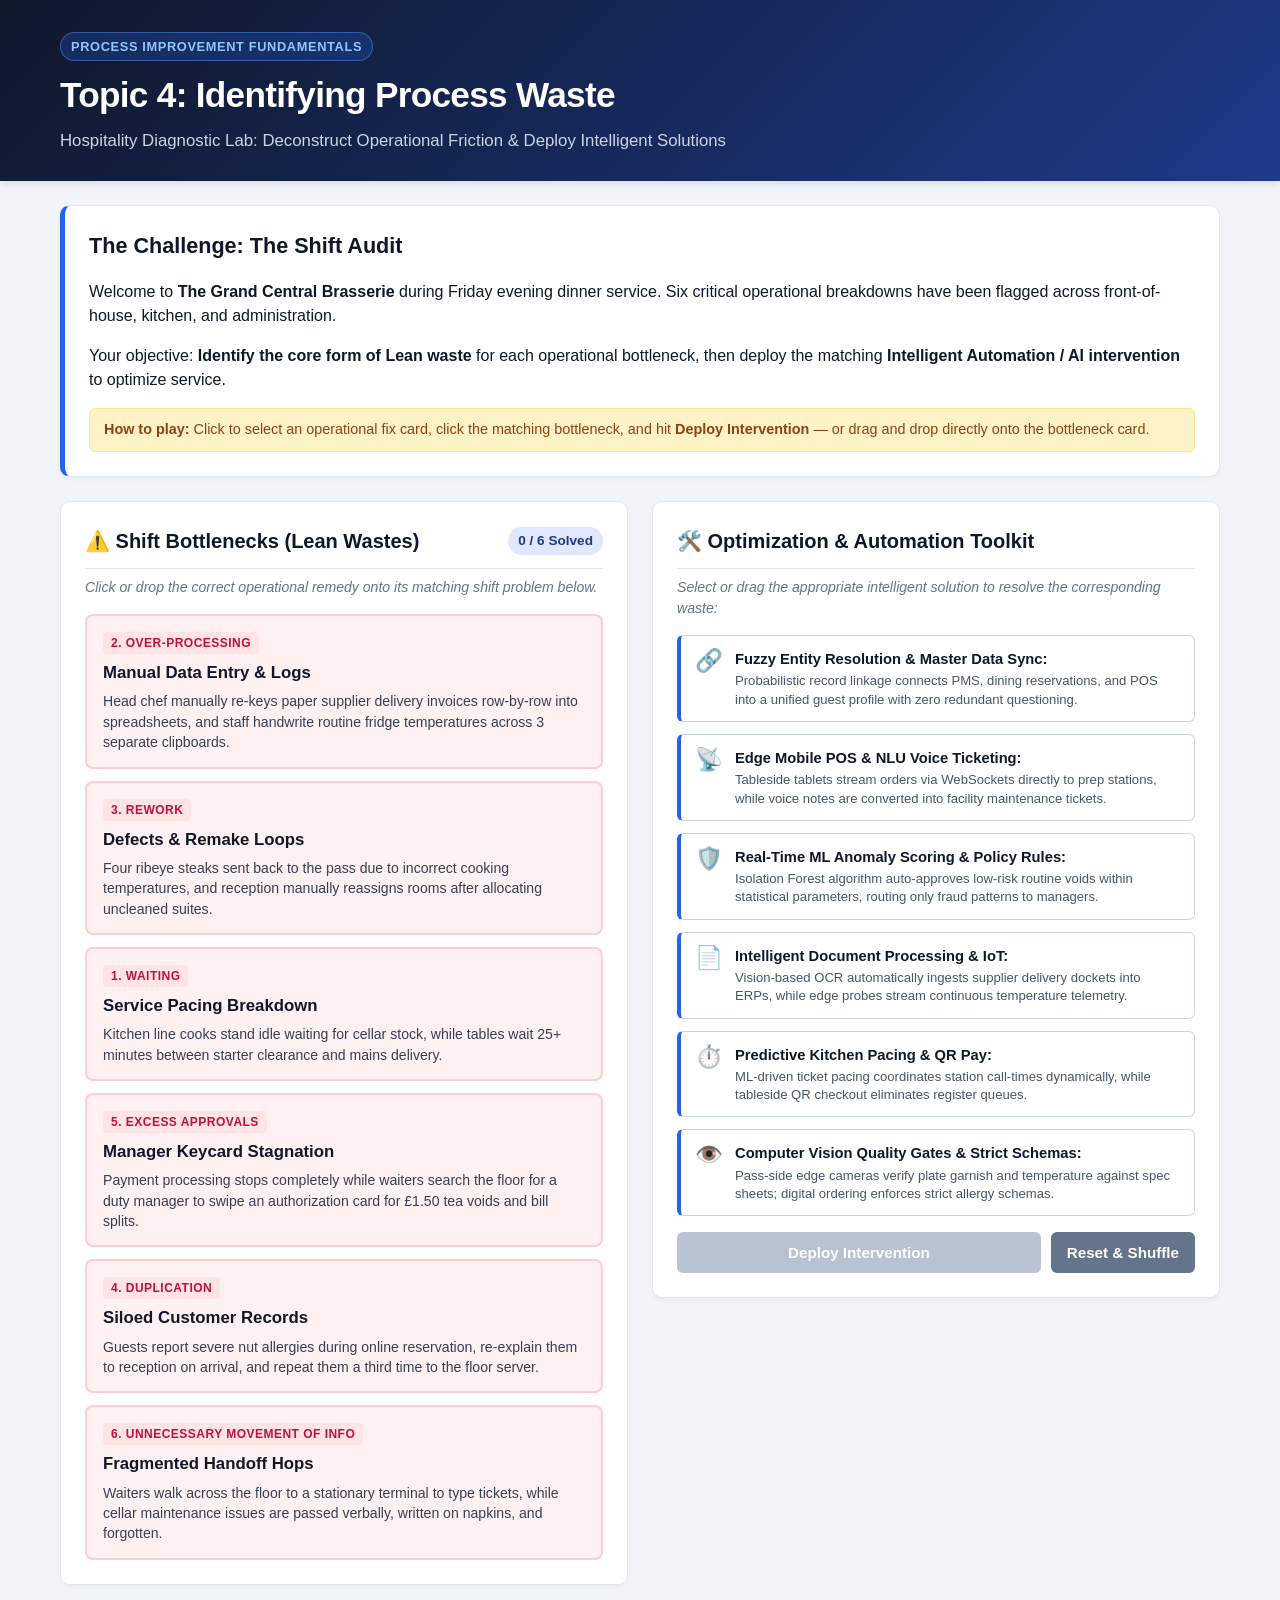
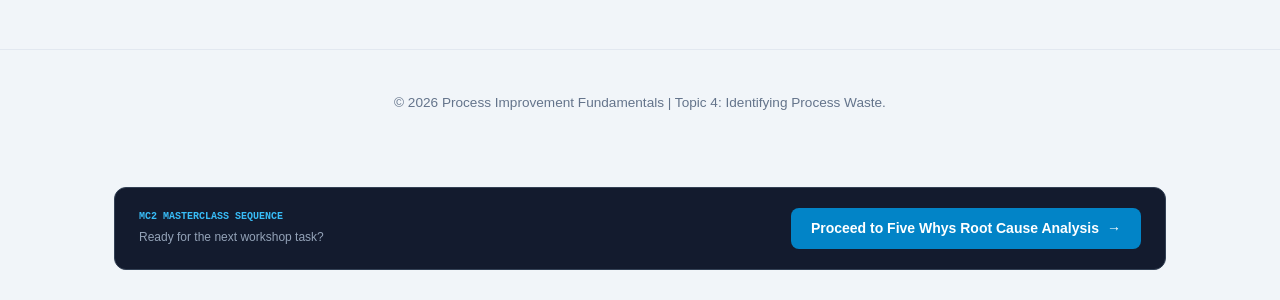
<file: Processwaste.html>
<!DOCTYPE html>
<html lang="en">
<head>
    <meta charset="UTF-8">
    <meta name="viewport" content="width=device-width, initial-scale=1.0">
    <title>Identifying Process Waste in Hospitality - Lean & AI Simulation</title>
    <link rel="stylesheet" href="Processwaste.css">
</head>
<body>
    <header>
        <div class="container">
            <span class="badge">Process Improvement Fundamentals</span>
            <h1>Topic 4: Identifying Process Waste</h1>
            <p class="subtitle">Hospitality Diagnostic Lab: Deconstruct Operational Friction & Deploy Intelligent Solutions</p>
        </div>
    </header>

    <main class="container">
        <!-- Scenario Briefing -->
        <section class="card intro-card">
            <h2>The Challenge: The Shift Audit</h2>
            <p>
                Welcome to <strong>The Grand Central Brasserie</strong> during Friday evening dinner service. Six critical operational breakdowns have been flagged across front-of-house, kitchen, and administration.
            </p>
            <p>
                Your objective: <strong>Identify the core form of Lean waste</strong> for each operational bottleneck, then deploy the matching <strong>Intelligent Automation / AI intervention</strong> to optimize service.
            </p>
            <div class="instructions-banner">
                <strong>How to play:</strong> Click to select an operational fix card, click the matching bottleneck, and hit <strong>Deploy Intervention</strong> — or drag and drop directly onto the bottleneck card.
            </div>
        </section>

        <!-- Simulation Grid -->
        <div class="grid">
            <!-- Left: Operational Bottlenecks (Lean Wastes) -->
            <section class="card column">
                <div class="column-header">
                    <h2>⚠️ Shift Bottlenecks (Lean Wastes)</h2>
                    <span class="counter" id="waste-counter">0 / 6 Solved</span>
                </div>
                <p class="section-help">Click or drop the correct operational remedy onto its matching shift problem below.</p>

                <div class="metric-grid" id="bottlenecks-container">
                    <!-- Waste 1: Waiting -->
                    <div class="metric-card bad" id="waste-waiting" data-waste="waiting">
                        <div class="waste-tag">1. Waiting</div>
                        <h3 class="metric-title">Service Pacing Breakdown</h3>
                        <p class="desc">Kitchen line cooks stand idle waiting for cellar stock, while tables wait 25+ minutes between starter clearance and mains delivery.</p>
                        <div class="solution-box hidden">
                            <span class="solution-label">AI / Tech Remedy:</span>
                            <p class="solution-text"></p>
                        </div>
                    </div>

                    <!-- Waste 2: Over-processing -->
                    <div class="metric-card bad" id="waste-overprocessing" data-waste="overprocessing">
                        <div class="waste-tag">2. Over-Processing</div>
                        <h3 class="metric-title">Manual Data Entry & Logs</h3>
                        <p class="desc">Head chef manually re-keys paper supplier delivery invoices row-by-row into spreadsheets, and staff handwrite routine fridge temperatures across 3 separate clipboards.</p>
                        <div class="solution-box hidden">
                            <span class="solution-label">AI / Tech Remedy:</span>
                            <p class="solution-text"></p>
                        </div>
                    </div>

                    <!-- Waste 3: Rework -->
                    <div class="metric-card bad" id="waste-rework" data-waste="rework">
                        <div class="waste-tag">3. Rework</div>
                        <h3 class="metric-title">Defects & Remake Loops</h3>
                        <p class="desc">Four ribeye steaks sent back to the pass due to incorrect cooking temperatures, and reception manually reassigns rooms after allocating uncleaned suites.</p>
                        <div class="solution-box hidden">
                            <span class="solution-label">AI / Tech Remedy:</span>
                            <p class="solution-text"></p>
                        </div>
                    </div>

                    <!-- Waste 4: Duplication -->
                    <div class="metric-card bad" id="waste-duplication" data-waste="duplication">
                        <div class="waste-tag">4. Duplication</div>
                        <h3 class="metric-title">Siloed Customer Records</h3>
                        <p class="desc">Guests report severe nut allergies during online reservation, re-explain them to reception on arrival, and repeat them a third time to the floor server.</p>
                        <div class="solution-box hidden">
                            <span class="solution-label">AI / Tech Remedy:</span>
                            <p class="solution-text"></p>
                        </div>
                    </div>

                    <!-- Waste 5: Excess Approvals -->
                    <div class="metric-card bad" id="waste-approvals" data-waste="approvals">
                        <div class="waste-tag">5. Excess Approvals</div>
                        <h3 class="metric-title">Manager Keycard Stagnation</h3>
                        <p class="desc">Payment processing stops completely while waiters search the floor for a duty manager to swipe an authorization card for £1.50 tea voids and bill splits.</p>
                        <div class="solution-box hidden">
                            <span class="solution-label">AI / Tech Remedy:</span>
                            <p class="solution-text"></p>
                        </div>
                    </div>

                    <!-- Waste 6: Unnecessary Movement of Information -->
                    <div class="metric-card bad" id="waste-movement" data-waste="movement">
                        <div class="waste-tag">6. Unnecessary Movement of Info</div>
                        <h3 class="metric-title">Fragmented Handoff Hops</h3>
                        <p class="desc">Waiters walk across the floor to a stationary terminal to type tickets, while cellar maintenance issues are passed verbally, written on napkins, and forgotten.</p>
                        <div class="solution-box hidden">
                            <span class="solution-label">AI / Tech Remedy:</span>
                            <p class="solution-text"></p>
                        </div>
                    </div>
                </div>
            </section>

            <!-- Right: Remediation Solutions Toolkit -->
            <section class="card column">
                <div class="column-header">
                    <h2>🛠️ Optimization & Automation Toolkit</h2>
                </div>
                <p class="section-help">Select or drag the appropriate intelligent solution to resolve the corresponding waste:</p>

                <div class="drag-container" id="solutions-container">
                    <div class="drag-item" draggable="true" id="fix-waiting" data-match="waiting">
                        <span class="icon">⏱️</span>
                        <div class="item-text">
                            <strong>Predictive Kitchen Pacing & QR Pay:</strong>
                            <p>ML-driven ticket pacing coordinates station call-times dynamically, while tableside QR checkout eliminates register queues.</p>
                        </div>
                    </div>

                    <div class="drag-item" draggable="true" id="fix-overprocessing" data-match="overprocessing">
                        <span class="icon">📄</span>
                        <div class="item-text">
                            <strong>Intelligent Document Processing & IoT:</strong>
                            <p>Vision-based OCR automatically ingests supplier delivery dockets into ERPs, while edge probes stream continuous temperature telemetry.</p>
                        </div>
                    </div>

                    <div class="drag-item" draggable="true" id="fix-rework" data-match="rework">
                        <span class="icon">👁️</span>
                        <div class="item-text">
                            <strong>Computer Vision Quality Gates & Strict Schemas:</strong>
                            <p>Pass-side edge cameras verify plate garnish and temperature against spec sheets; digital ordering enforces strict allergy schemas.</p>
                        </div>
                    </div>

                    <div class="drag-item" draggable="true" id="fix-duplication" data-match="duplication">
                        <span class="icon">🔗</span>
                        <div class="item-text">
                            <strong>Fuzzy Entity Resolution & Master Data Sync:</strong>
                            <p>Probabilistic record linkage connects PMS, dining reservations, and POS into a unified guest profile with zero redundant questioning.</p>
                        </div>
                    </div>

                    <div class="drag-item" draggable="true" id="fix-approvals" data-match="approvals">
                        <span class="icon">🛡️</span>
                        <div class="item-text">
                            <strong>Real-Time ML Anomaly Scoring & Policy Rules:</strong>
                            <p>Isolation Forest algorithm auto-approves low-risk routine voids within statistical parameters, routing only fraud patterns to managers.</p>
                        </div>
                    </div>

                    <div class="drag-item" draggable="true" id="fix-movement" data-match="movement">
                        <span class="icon">📡</span>
                        <div class="item-text">
                            <strong>Edge Mobile POS & NLU Voice Ticketing:</strong>
                            <p>Tableside tablets stream orders via WebSockets directly to prep stations, while voice notes are converted into facility maintenance tickets.</p>
                        </div>
                    </div>
                </div>

                <div class="feedback-banner" id="feedback-banner" aria-live="polite"></div>

                <div class="action-bar">
                    <button id="deploy-btn" class="btn" disabled>Deploy Intervention</button>
                    <button id="reset-btn" class="btn btn-secondary" onclick="resetSimulation()">Reset & Shuffle</button>
                </div>

                <div id="completion-message" class="hidden">
                    <div class="completion-icon">🏆</div>
                    <h3>Shift Fully Optimized!</h3>
                    <p>You have diagnosed all 6 forms of Lean process waste and deployed targeted intelligent automation interventions. The venue is running at maximum efficiency, error loops have collapsed, and guest satisfaction is restored.</p>
                    <button onclick="resetSimulation()" class="btn">Run Another Shift</button>
                </div>
            </section>
        </div>
    </main>

    <footer>
        <div class="container">
            <p>&copy; 2026 Process Improvement Fundamentals | Topic 4: Identifying Process Waste.</p>
        </div>
    </footer>

    <script>
        const bottlenecksContainer = document.getElementById('bottlenecks-container');
        const solutionsContainer = document.getElementById('solutions-container');
        const metricCards = document.querySelectorAll('.metric-card');
        const solutionItems = document.querySelectorAll('.drag-item');
        const deployBtn = document.getElementById('deploy-btn');
        const feedbackBanner = document.getElementById('feedback-banner');
        const counterEl = document.getElementById('waste-counter');
        const completionEl = document.getElementById('completion-message');

        let selectedFix = null;
        let selectedBottleneck = null;
        let solvedCount = 0;

        function showFeedback(message, type = 'success') {
            feedbackBanner.textContent = message;
            feedbackBanner.className = `feedback-banner show ${type}`;
            clearTimeout(feedbackBanner.timer);
            feedbackBanner.timer = setTimeout(() => {
                feedbackBanner.className = 'feedback-banner';
            }, 3500);
        }

        function checkMatch(solutionEl, bottleneckEl) {
            const solutionMatch = solutionEl.getAttribute('data-match');
            const targetWaste = bottleneckEl.getAttribute('data-waste');

            if (solutionMatch === targetWaste) {
                // Correct Match
                bottleneckEl.classList.remove('bad', 'selected-target', 'drag-hover');
                bottleneckEl.classList.add('good');

                const remedyText = solutionEl.querySelector('.item-text strong').textContent;
                const remedyBox = bottleneckEl.querySelector('.solution-box');
                bottleneckEl.querySelector('.solution-text').textContent = remedyText;
                remedyBox.classList.remove('hidden');

                // Animate removal of solution card
                solutionEl.classList.remove('selected');
                solutionEl.style.display = 'none';

                if (selectedFix === solutionEl) selectedFix = null;
                if (selectedBottleneck === bottleneckEl) selectedBottleneck = null;

                solvedCount++;
                counterEl.textContent = `${solvedCount} / 6 Solved`;
                showFeedback(`✓ Correct! Deployed: ${remedyText}`, 'success');

                if (solvedCount === 6) {
                    completionEl.classList.remove('hidden');
                    solutionsContainer.style.display = 'none';
                    deployBtn.parentElement.style.display = 'none';
                }
            } else {
                // Incorrect Match
                bottleneckEl.classList.add('shake');
                setTimeout(() => bottleneckEl.classList.remove('shake'), 450);
                showFeedback('✗ That intervention does not target this specific process waste. Re-examine the root cause!', 'error');
            }

            updateDeployBtnState();
        }

        function updateDeployBtnState() {
            deployBtn.disabled = !(selectedFix && selectedBottleneck);
        }

        // Click-to-select: Solutions (Right Side)
        solutionItems.forEach(item => {
            item.addEventListener('click', () => {
                if (selectedFix === item) {
                    item.classList.remove('selected');
                    selectedFix = null;
                } else {
                    solutionItems.forEach(i => i.classList.remove('selected'));
                    item.classList.add('selected');
                    selectedFix = item;
                }
                updateDeployBtnState();
            });

            // HTML5 Drag handling
            item.addEventListener('dragstart', (e) => {
                e.dataTransfer.setData('text/plain', item.id);
            });
        });

        // Click-to-select & Drop Target: Bottlenecks (Left Side)
        metricCards.forEach(card => {
            card.addEventListener('click', () => {
                if (card.classList.contains('good')) return;

                if (selectedBottleneck === card) {
                    card.classList.remove('selected-target');
                    selectedBottleneck = null;
                } else {
                    metricCards.forEach(c => c.classList.remove('selected-target'));
                    card.classList.add('selected-target');
                    selectedBottleneck = card;
                }
                updateDeployBtnState();
            });

            card.addEventListener('dragover', (e) => {
                if (!card.classList.contains('good')) {
                    e.preventDefault();
                    card.classList.add('drag-hover');
                }
            });

            card.addEventListener('dragleave', () => {
                card.classList.remove('drag-hover');
            });

            card.addEventListener('drop', (e) => {
                e.preventDefault();
                card.classList.remove('drag-hover');
                if (card.classList.contains('good')) return;

                const draggedId = e.dataTransfer.getData('text/plain');
                const draggedItem = document.getElementById(draggedId);
                if (draggedItem) {
                    checkMatch(draggedItem, card);
                }
            });
        });

        // Deploy button event
        deployBtn.addEventListener('click', () => {
            if (selectedFix && selectedBottleneck) {
                checkMatch(selectedFix, selectedBottleneck);
            }
        });

        // Fisher-Yates array shuffling for DOM containers
        function shuffleChildren(container) {
            const children = Array.from(container.children);
            for (let i = children.length - 1; i > 0; i--) {
                const j = Math.floor(Math.random() * (i + 1));
                [children[i], children[j]] = [children[j], children[i]];
            }
            children.forEach(c => container.appendChild(c));
        }

        function resetSimulation() {
            solvedCount = 0;
            selectedFix = null;
            selectedBottleneck = null;
            counterEl.textContent = '0 / 6 Solved';
            feedbackBanner.className = 'feedback-banner';
            completionEl.classList.add('hidden');
            solutionsContainer.style.display = 'flex';
            deployBtn.parentElement.style.display = 'flex';
            deployBtn.disabled = true;

            solutionItems.forEach(item => {
                item.style.display = 'flex';
                item.classList.remove('selected');
            });

            metricCards.forEach(card => {
                card.classList.remove('good', 'selected-target', 'drag-hover');
                card.classList.add('bad');
                const remedyBox = card.querySelector('.solution-box');
                remedyBox.classList.add('hidden');
                card.querySelector('.solution-text').textContent = '';
            });

            // Randomise both columns on reset
            shuffleChildren(bottlenecksContainer);
            shuffleChildren(solutionsContainer);
        }

        // Initial shuffle on first load
        shuffleChildren(bottlenecksContainer);
        shuffleChildren(solutionsContainer);
    </script>
    <div style="max-width: 1100px; margin: 30px auto; padding: 0 1.5rem;">
    <div style="background: #131b2e; border: 1px solid #334155; padding: 1.25rem 1.5rem; border-radius: 12px; display: flex; align-items: center; justify-content: space-between;">
        <div>
            <span style="font-size: 10px; font-family: monospace; color: #38bdf8; font-weight: bold; text-transform: uppercase; display: block;">MC2 Masterclass Sequence</span>
            <span style="font-size: 12px; color: #94a3b8;">Ready for the next workshop task?</span>
        </div>
        <a href="fivewhys.html" style="background: #0284c7; color: white; padding: 10px 20px; border-radius: 8px; font-size: 14px; font-weight: 600; text-decoration: none; display: inline-flex; align-items: center; gap: 8px;">
            <span>Proceed to Five Whys Root Cause Analysis</span> &rarr;
        </a>
    </div>
</div>
</body>
</html>
</file>
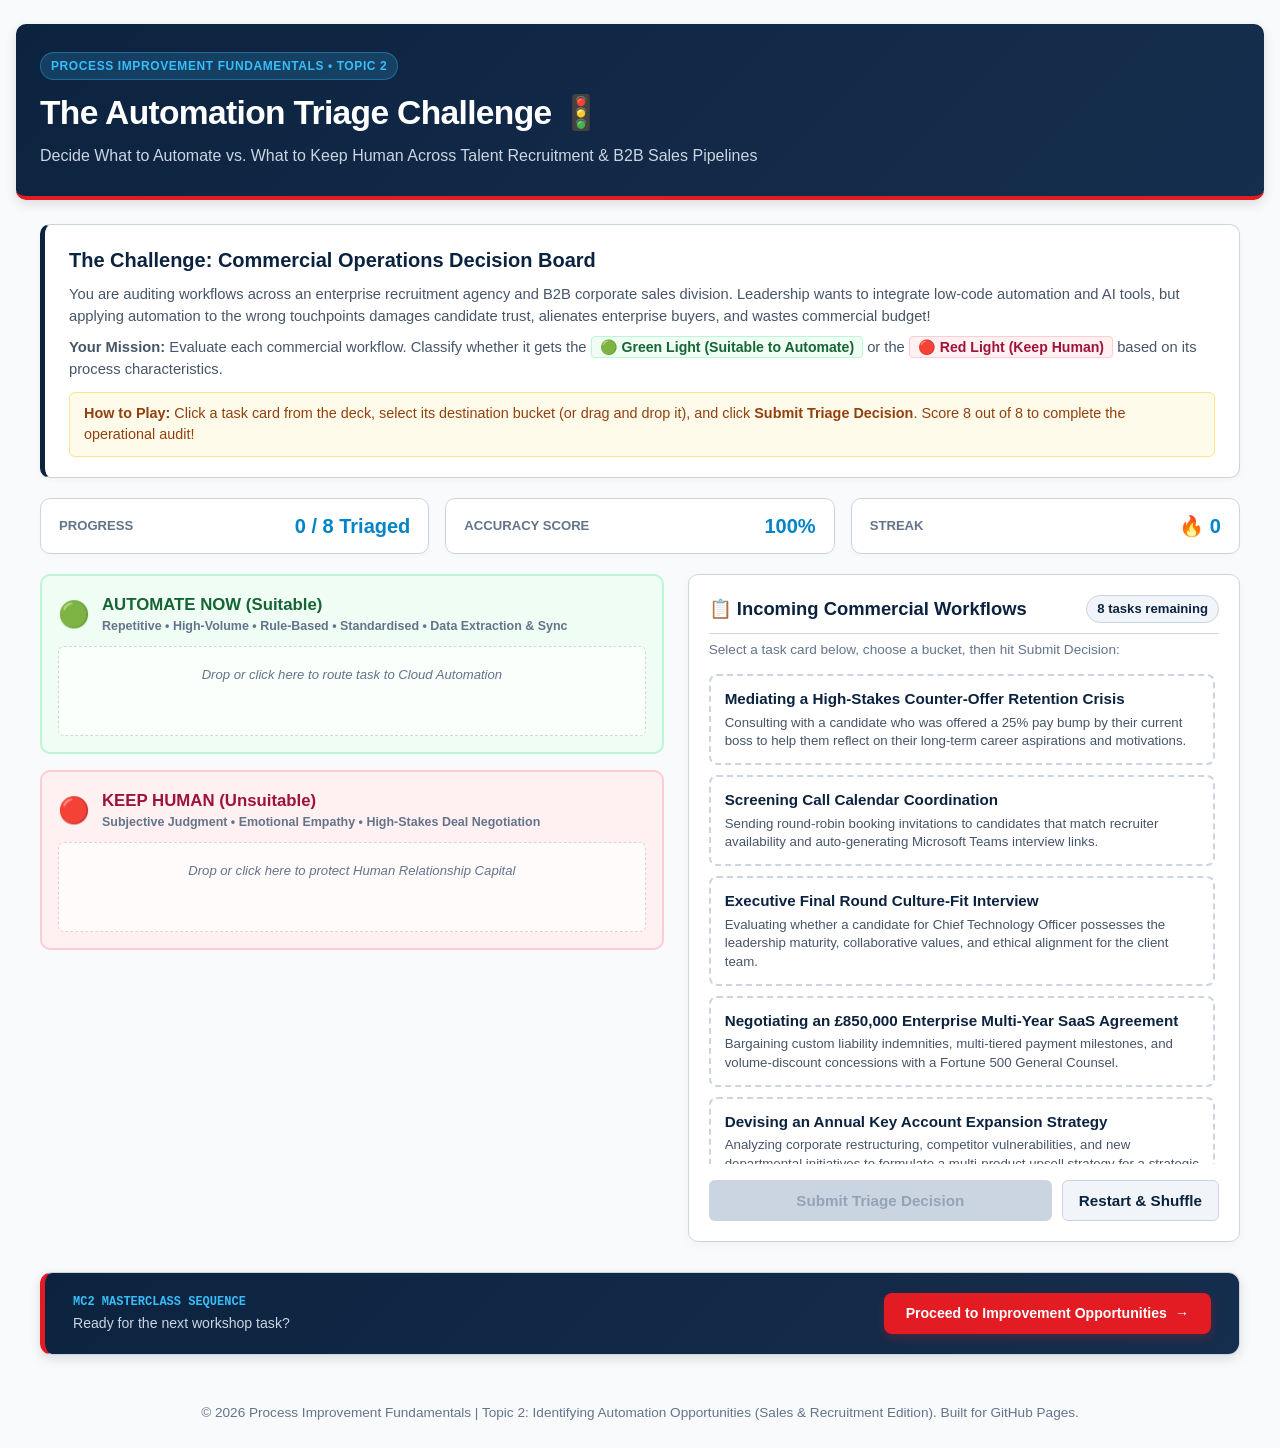
<file: recruitmentautomation.html>
<!DOCTYPE html>
<html lang="en-GB">
<head>
    <meta charset="UTF-8">
    <meta name="viewport" content="width=device-width, initial-scale=1.0">
    <title>Topic 2 Recap: The Recruitment &amp; Sales Automation Triage Challenge</title>
    <link rel="stylesheet" href="recruitmentautomation.css">
</head>
<body>
    <header>
        <div class="container">
            <span class="badge">Process Improvement Fundamentals • Topic 2</span>
            <h1>The Automation Triage Challenge 🚦</h1>
            <p class="subtitle">Decide What to Automate vs. What to Keep Human Across Talent Recruitment &amp; B2B Sales Pipelines</p>
        </div>
    </header>

    <main class="container">
        <!-- Scenario Briefing -->
        <section class="card intro-card">
            <h2>The Challenge: Commercial Operations Decision Board</h2>
            <p>
                You are auditing workflows across an enterprise recruitment agency and B2B corporate sales division. Leadership wants to integrate low-code automation and AI tools, but applying automation to the wrong touchpoints damages candidate trust, alienates enterprise buyers, and wastes commercial budget!
            </p>
            <p>
                <strong>Your Mission:</strong> Evaluate each commercial workflow. Classify whether it gets the 
                <span class="tag-green">🟢 Green Light (Suitable to Automate)</span> or the 
                <span class="tag-red">🔴 Red Light (Keep Human)</span> based on its process characteristics.
            </p>
            <div class="instructions-banner">
                <strong>How to Play:</strong> Click a task card from the deck, select its destination bucket (or drag and drop it), and click <strong>Submit Triage Decision</strong>. Score 8 out of 8 to complete the operational audit!
            </div>
        </section>

        <!-- Stats Bar -->
        <div class="stats-bar">
            <div class="stat-item">
                <span class="stat-label">Progress</span>
                <span class="stat-val" id="progress-val">0 / 8 Triaged</span>
            </div>
            <div class="stat-item">
                <span class="stat-label">Accuracy Score</span>
                <span class="stat-val" id="score-val">100%</span>
            </div>
            <div class="stat-item">
                <span class="stat-label">Streak</span>
                <span class="stat-val" id="streak-val">🔥 0</span>
            </div>
        </div>

        <!-- Interactive Workbench -->
        <div class="grid">
            <!-- Left: Triage Drop Zones / Targets -->
            <div class="buckets-container">
                <!-- Drop Zone 1: Suitable (Green Light) -->
                <div class="bucket green-bucket" id="bucket-suitable" data-target="suitable">
                    <div class="bucket-header">
                        <span class="bucket-icon">🟢</span>
                        <div>
                            <h3>AUTOMATE NOW (Suitable)</h3>
                            <p>Repetitive • High-Volume • Rule-Based • Standardised • Data Extraction &amp; Sync</p>
                        </div>
                    </div>
                    <div class="bucket-drop-area" id="drop-suitable">
                        <p class="drop-hint">Drop or click here to route task to Cloud Automation</p>
                        <div class="placed-items" id="placed-suitable"></div>
                    </div>
                </div>

                <!-- Drop Zone 2: Unsuitable (Red Light) -->
                <div class="bucket red-bucket" id="bucket-unsuitable" data-target="unsuitable">
                    <div class="bucket-header">
                        <span class="bucket-icon">🔴</span>
                        <div>
                            <h3>KEEP HUMAN (Unsuitable)</h3>
                            <p>Subjective Judgment • Emotional Empathy • High-Stakes Deal Negotiation</p>
                        </div>
                    </div>
                    <div class="bucket-drop-area" id="drop-unsuitable">
                        <p class="drop-hint">Drop or click here to protect Human Relationship Capital</p>
                        <div class="placed-items" id="placed-unsuitable"></div>
                    </div>
                </div>
            </div>

            <!-- Right: Available Tasks Queue -->
            <div class="queue-card">
                <div class="queue-header">
                    <h3>📋 Incoming Commercial Workflows</h3>
                    <span class="queue-count" id="queue-count">8 tasks remaining</span>
                </div>
                <p class="queue-help">Select a task card below, choose a bucket, then hit Submit Decision:</p>

                <div class="task-deck" id="task-deck">
                    <!-- Cards will be populated dynamically via JavaScript -->
                </div>

                <!-- Feedback Banner -->
                <div class="feedback-banner" id="feedback-banner" aria-live="polite"></div>

                <!-- Action Controls -->
                <div class="action-bar">
                    <button id="submit-btn" class="btn btn-primary" disabled>Submit Triage Decision</button>
                    <button id="reset-btn" class="btn btn-secondary" onclick="resetActivity()">Restart &amp; Shuffle</button>
                </div>

                <!-- Completion Summary Modal/Card -->
                <div id="completion-card" class="completion-card hidden">
                    <div class="trophy-icon">🏆</div>
                    <h3>Audit Complete: Commercial Velocity Restored!</h3>
                    <p id="completion-summary"></p>
                    <div class="takeaways-box">
                        <strong>Topic 2 Golden Takeaways for Sales &amp; Recruitment:</strong>
                        <ul>
                            <li><strong>Automate the Administration:</strong> Data entry, CV intake, interview calendar sync, and standard CRM notifications are robotic tasks that software does faster and without error.</li>
                            <li><strong>Protect the Human Connection:</strong> Candidate career counsel, culture fit assessment, counter-offer mediation, and high-stakes contract bargaining are where deal revenue and trust are earned.</li>
                        </ul>
                    </div>
                    <button class="btn btn-primary" onclick="resetActivity()">Play Again with New Shuffle</button>
                </div>
            </div>
        </div>
    </main>

    <!-- Navigation Footer -->
    <div class="nav-footer-box">
        <div class="nav-footer-card">
            <div class="nav-footer-text">
                <span>MC2 Masterclass Sequence</span>
                <p>Ready for the next workshop task?</p>
            </div>
            <a href="improvementopp.html" class="btn-next-step">
                <span>Proceed to Improvement Opportunities</span> &rarr;
            </a>
        </div>
    </div>

    <footer>
        <div class="container">
            <p>&copy; 2026 Process Improvement Fundamentals | Topic 2: Identifying Automation Opportunities (Sales &amp; Recruitment Edition). Built for GitHub Pages.</p>
        </div>
    </footer>

    <script>
        const taskDatabase = [
            {
                id: "task-1",
                title: "Inbound Candidate CV Ingestion & Parsing",
                desc: "Extracting contact names, phone numbers, tech skills, and employment history from 300 weekly resume PDFs into the ATS database.",
                correctCategory: "suitable",
                trait: "High-Volume Activity & Data Handling",
                explanation: "Correct! This is structured key-value data extraction. Intelligent Document Processing (IDP/OCR) can parse resumes into structured ATS records in seconds without manual copy-pasting."
            },
            {
                id: "task-2",
                title: "Executive Final Round Culture-Fit Interview",
                desc: "Evaluating whether a candidate for Chief Technology Officer possesses the leadership maturity, collaborative values, and ethical alignment for the client team.",
                correctCategory: "unsuitable",
                trait: "Subjective Judgment & Human Intuition",
                explanation: "Correct! Assessing emotional intelligence, authenticity, and team chemistry requires nuanced human perception and interpersonal reading that cannot be automated."
            },
            {
                id: "task-3",
                title: "Screening Call Calendar Coordination",
                desc: "Sending round-robin booking invitations to candidates that match recruiter availability and auto-generating Microsoft Teams interview links.",
                correctCategory: "suitable",
                trait: "Standardised Workflow & Scheduling",
                explanation: "Correct! Playing email ping-pong across 5 messages to schedule a 20-minute chat is pure waste. Integrated scheduling tools (Microsoft Bookings) synchronize calendars in real time."
            },
            {
                id: "task-4",
                title: "Negotiating an £850,000 Enterprise Multi-Year SaaS Agreement",
                desc: "Bargaining custom liability indemnities, multi-tiered payment milestones, and volume-discount concessions with a Fortune 500 General Counsel.",
                correctCategory: "unsuitable",
                trait: "Complex Commercial Negotiation",
                explanation: "Correct! Strategic enterprise enterprise sales require compromise, political savvy, relationship leverage, and tactical concession trading that software cannot conduct."
            },
            {
                id: "task-5",
                title: "Candidate Right-to-Work (RTW) Document Verification Pings",
                desc: "Triggering automated SMS and email reminders to shortlisted applicants to securely upload passport copies and visa share codes before offer generation.",
                correctCategory: "suitable",
                trait: "Rule-Based Logic & Compliance Reminders",
                explanation: "Correct! Chasing standard compliance documents is deterministic and rule-based. Automated workflows prompt candidates and track receipt status reliably."
            },
            {
                id: "task-6",
                title: "Mediating a High-Stakes Counter-Offer Retention Crisis",
                desc: "Consulting with a candidate who was offered a 25% pay bump by their current boss to help them reflect on their long-term career aspirations and motivations.",
                correctCategory: "unsuitable",
                trait: "High Emotion & Mentorship",
                explanation: "Correct! Guiding a person through career crossroads requires empathy, trust, and psychological counseling. An automated email or generic bot destroys the relationship."
            },
            {
                id: "task-7",
                title: "Enterprise Web Demo Routing to Regional Sales Reps",
                desc: "Reading inbound web demo requests, looking up company size and postcode in Clearbit, and routing the lead directly to the corresponding territory executive on Microsoft Teams.",
                correctCategory: "suitable",
                trait: "Event-Driven Routing & System Integration",
                explanation: "Correct! Webhook triggers evaluate form values and territorial rules instantly, dropping qualified leads into a sales rep's queue in under 3 seconds to boost speed-to-lead."
            },
            {
                id: "task-8",
                title: "Devising an Annual Key Account Expansion Strategy",
                desc: "Analyzing corporate restructuring, competitor vulnerabilities, and new departmental initiatives to formulate a multi-product upsell strategy for a strategic client.",
                correctCategory: "unsuitable",
                trait: "Strategic Thinking & Commercial Creativity",
                explanation: "Correct! Crafting bespoke account growth plans requires cross-functional business analysis, creative positioning, and senior stakeholder relationship mapping."
            }
        ];

        let availableTasks = [];
        let selectedTask = null;
        let selectedBucket = null;
        let solvedCount = 0;
        let totalAttempts = 0;
        let correctAttempts = 0;
        let streak = 0;

        const taskDeck = document.getElementById("task-deck");
        const submitBtn = document.getElementById("submit-btn");
        const feedbackBanner = document.getElementById("feedback-banner");
        const progressVal = document.getElementById("progress-val");
        const scoreVal = document.getElementById("score-val");
        const streakVal = document.getElementById("streak-val");
        const queueCount = document.getElementById("queue-count");
        const completionCard = document.getElementById("completion-card");
        const completionSummary = document.getElementById("completion-summary");

        const bucketSuitable = document.getElementById("bucket-suitable");
        const bucketUnsuitable = document.getElementById("bucket-unsuitable");
        const placedSuitable = document.getElementById("placed-suitable");
        const placedUnsuitable = document.getElementById("placed-unsuitable");

        function showFeedback(text, type = "success") {
            feedbackBanner.textContent = text;
            feedbackBanner.className = `feedback-banner show ${type}`;
            clearTimeout(feedbackBanner.timer);
            feedbackBanner.timer = setTimeout(() => {
                feedbackBanner.className = "feedback-banner";
            }, 4000);
        }

        function updateStats() {
            progressVal.textContent = `${solvedCount} / ${taskDatabase.length} Triaged`;
            queueCount.textContent = `${availableTasks.length} tasks remaining`;
            const accuracy = totalAttempts > 0 ? Math.round((correctAttempts / totalAttempts) * 100) : 100;
            scoreVal.textContent = `${accuracy}%`;
            streakVal.textContent = `🔥 ${streak}`;
        }

        function updateSubmitButton() {
            submitBtn.disabled = !(selectedTask && selectedBucket);
        }

        function renderDeck() {
            taskDeck.innerHTML = "";
            availableTasks.forEach(task => {
                const card = document.createElement("div");
                card.className = "task-card";
                card.id = task.id;
                card.draggable = true;

                card.innerHTML = `
                    <div class="task-title">${task.title}</div>
                    <div class="task-desc">${task.desc}</div>
                `;

                // Click selection
                card.addEventListener("click", () => {
                    if (selectedTask === task) {
                        card.classList.remove("selected");
                        selectedTask = null;
                    } else {
                        document.querySelectorAll(".task-card").forEach(c => c.classList.remove("selected"));
                        card.classList.add("selected");
                        selectedTask = task;
                    }
                    updateSubmitButton();
                });

                // HTML5 Drag
                card.addEventListener("dragstart", (e) => {
                    e.dataTransfer.setData("text/plain", task.id);
                    selectedTask = task;
                    document.querySelectorAll(".task-card").forEach(c => c.classList.remove("selected"));
                    card.classList.add("selected");
                });

                taskDeck.appendChild(card);
            });
        }

        function setupBuckets() {
            [bucketSuitable, bucketUnsuitable].forEach(bucket => {
                bucket.addEventListener("click", () => {
                    const category = bucket.getAttribute("data-target");
                    if (selectedBucket === category) {
                        bucket.classList.remove("selected-bucket");
                        selectedBucket = null;
                    } else {
                        [bucketSuitable, bucketUnsuitable].forEach(b => b.classList.remove("selected-bucket"));
                        bucket.classList.add("selected-bucket");
                        selectedBucket = category;
                    }
                    updateSubmitButton();
                });

                // Drag and drop events
                bucket.addEventListener("dragover", (e) => {
                    e.preventDefault();
                    bucket.classList.add("drag-hover");
                });

                bucket.addEventListener("dragleave", () => {
                    bucket.classList.remove("drag-hover");
                });

                bucket.addEventListener("drop", (e) => {
                    e.preventDefault();
                    bucket.classList.remove("drag-hover");
                    const taskId = e.dataTransfer.getData("text/plain");
                    const task = taskDatabase.find(t => t.id === taskId);
                    const category = bucket.getAttribute("data-target");

                    if (task) {
                        selectedTask = task;
                        selectedBucket = category;
                        evaluateDecision();
                    }
                });
            });
        }

        function evaluateDecision() {
            if (!selectedTask || !selectedBucket) return;

            totalAttempts++;
            const isMatch = selectedTask.correctCategory === selectedBucket;

            if (isMatch) {
                correctAttempts++;
                streak++;
                solvedCount++;

                showFeedback(`✓ Perfect Triage! [${selectedTask.trait}]: ${selectedTask.explanation}`, "success");

                // Move visual item into target bucket
                const targetArea = selectedBucket === "suitable" ? placedSuitable : placedUnsuitable;
                const placedItem = document.createElement("div");
                placedItem.className = `placed-badge ${selectedBucket}`;
                placedItem.innerHTML = `<strong>✔ ${selectedTask.title}</strong><span>${selectedTask.trait}</span>`;
                targetArea.appendChild(placedItem);

                // Remove from deck
                availableTasks = availableTasks.filter(t => t.id !== selectedTask.id);
                selectedTask = null;
                selectedBucket = null;
                [bucketSuitable, bucketUnsuitable].forEach(b => b.classList.remove("selected-bucket"));

                renderDeck();
                updateStats();
                updateSubmitButton();

                if (availableTasks.length === 0) {
                    showCompletion();
                }
            } else {
                streak = 0;
                updateStats();
                const activeBucket = selectedBucket === "suitable" ? bucketSuitable : bucketUnsuitable;
                activeBucket.classList.add("shake");
                setTimeout(() => activeBucket.classList.remove("shake"), 450);

                const advice = selectedTask.correctCategory === "suitable" 
                    ? `This task has fixed rules and high volume. It belongs in 'AUTOMATE NOW'!`
                    : `This task requires emotional empathy, culture assessment, or deal negotiation. Automating it damages relationships!`;
                showFeedback(`✗ Misallocated! ${advice}`, "error");
            }
        }

        submitBtn.addEventListener("click", evaluateDecision);

        function showCompletion() {
            taskDeck.style.display = "none";
            submitBtn.parentElement.style.display = "none";
            completionCard.classList.remove("hidden");

            const finalAcc = Math.round((correctAttempts / totalAttempts) * 100);
            completionSummary.textContent = `You audited all 8 sales and recruitment workflows with a final diagnostic accuracy of ${finalAcc}%. Your consultants and account executives now spend their hours closing deals and building relationships while cloud automation handles the data heavy lifting!`;
        }

        function shuffle(array) {
            for (let i = array.length - 1; i > 0; i--) {
                const j = Math.floor(Math.random() * (i + 1));
                [array[i], array[j]] = [array[j], array[i]];
            }
            return array;
        }

        function resetActivity() {
            availableTasks = shuffle([...taskDatabase]);
            selectedTask = null;
            selectedBucket = null;
            solvedCount = 0;
            totalAttempts = 0;
            correctAttempts = 0;
            streak = 0;

            placedSuitable.innerHTML = "";
            placedUnsuitable.innerHTML = "";
            [bucketSuitable, bucketUnsuitable].forEach(b => b.classList.remove("selected-bucket"));

            taskDeck.style.display = "flex";
            submitBtn.parentElement.style.display = "flex";
            completionCard.classList.add("hidden");
            feedbackBanner.className = "feedback-banner";

            renderDeck();
            updateStats();
            updateSubmitButton();
        }

        // Initialize
        setupBuckets();
        resetActivity();
    </script>
</body>
</html>
</file>
<file: ProcessImprovement.css>
:root {
    --bg-color: #0f172a;
    --card-bg: #1e293b;
    --text-primary: #f8fafc;
    --text-secondary: #94a3b8;
    --accent: #38bdf8;
    --success: #10b981;
    --danger: #ef4444;
    --warning: #f59e0b;
    --border: #334155;
}

* {
    box-sizing: border-box;
    margin: 0;
    padding: 0;
    font-family: 'Segoe UI', system-ui, -apple-system, sans-serif;
}

body {
    background-color: var(--bg-color);
    color: var(--text-primary);
    line-height: 1.6;
    padding-bottom: 40px;
}

header {
    background: linear-gradient(135deg, #1e293b, #0f172a);
    border-bottom: 1px solid var(--border);
    padding: 2rem 1rem;
    text-align: center;
    margin-bottom: 2rem;
}

.container {
    max-width: 1200px;
    margin: 0 auto;
    padding: 0 1rem;
}

h1 {
    font-size: 2.25rem;
    color: var(--accent);
    margin-bottom: 0.5rem;
}

.subtitle {
    color: var(--text-secondary);
    font-size: 1.1rem;
}

.card {
    background-color: var(--card-bg);
    border: 1px solid var(--border);
    border-radius: 12px;
    padding: 1.5rem;
    box-shadow: 0 4px 6px -1px rgba(0, 0, 0, 0.1), 0 2px 4px -1px rgba(0, 0, 0, 0.06);
    margin-bottom: 1.5rem;
}

.intro-card {
    background: linear-gradient(to right, #1e293b, #2563eb22);
    border-left: 4px solid var(--accent);
}

.grid {
    display: grid;
    grid-template-columns: 1fr 1fr;
    gap: 1.5rem;
}

@media (max-width: 900px) {
    .grid {
        grid-template-columns: 1fr;
    }
}

.column h2 {
    margin-bottom: 0.5rem;
    font-size: 1.3rem;
    display: flex;
    align-items: center;
    gap: 0.5rem;
}

.instructions {
    font-size: 0.85rem;
    color: var(--text-secondary);
    margin-bottom: 1rem;
}

.metric-grid {
    display: flex;
    flex-direction: column;
    gap: 0.75rem;
    max-height: 600px;
    overflow-y: auto;
    padding-right: 4px;
}

.metric-card {
    background: #0f172a;
    border: 1px solid var(--border);
    border-radius: 8px;
    padding: 1rem;
    cursor: pointer;
    transition: all 0.2s ease;
    position: relative;
}

.metric-card:hover:not(.good) {
    border-color: var(--accent);
    transform: translateY(-2px);
}

.metric-card.bad {
    border-left: 4px solid var(--danger);
}

.metric-card.good {
    border-left: 4px solid var(--success);
    background: #064e3b22;
    cursor: default;
}

.metric-card.selected-target {
    border-color: var(--warning);
    box-shadow: 0 0 0 2px var(--warning);
}

.metric-card.drag-hover {
    background: #38bdf811;
    border-color: var(--accent);
}

.metric-card h3 {
    font-size: 1rem;
    color: var(--text-primary);
}

.metric-card .value {
    font-size: 0.85rem;
    font-weight: bold;
}

.metric-card.bad .value {
    color: var(--danger);
}

.metric-card.good .value {
    color: var(--success);
}

.metric-card .desc {
    font-size: 0.8rem;
    color: var(--text-secondary);
    margin-top: 0.25rem;
}

.drag-container {
    display: flex;
    flex-direction: column;
    gap: 0.75rem;
    max-height: 450px;
    overflow-y: auto;
    margin-bottom: 1rem;
    padding-right: 4px;
}

.drag-item {
    background: #0f172a;
    border: 1px solid var(--border);
    padding: 0.85rem 1rem;
    border-radius: 8px;
    cursor: grab;
    font-size: 0.9rem;
    transition: all 0.2s ease;
}

.drag-item:active {
    cursor: grabbing;
}

.drag-item:hover {
    border-color: var(--accent);
    background: #1e293b;
}

.drag-item.selected {
    border-color: var(--warning);
    background: #f59e0b15;
    box-shadow: 0 0 0 2px var(--warning);
}

.action-bar {
    display: flex;
    gap: 1rem;
    margin-top: 1rem;
}

.btn {
    background-color: var(--accent);
    color: #0f172a;
    border: none;
    padding: 0.75rem 1.5rem;
    font-weight: bold;
    border-radius: 8px;
    cursor: pointer;
    transition: background 0.2s;
    flex: 1;
}

.btn:hover:not(:disabled) {
    background-color: #0ea5e9;
}

.btn:disabled {
    background-color: var(--border);
    color: var(--text-secondary);
    cursor: not-allowed;
}

.btn-secondary {
    background-color: transparent;
    color: var(--text-primary);
    border: 1px solid var(--border);
}

.btn-secondary:hover {
    background-color: var(--border);
}

.feedback-banner {
    margin-top: 1rem;
    padding: 0.75rem 1rem;
    border-radius: 8px;
    font-size: 0.9rem;
    text-align: center;
    opacity: 0;
    transition: opacity 0.3s ease;
}

.feedback-banner.show {
    opacity: 1;
}

.feedback-banner.success {
    background-color: #064e3b;
    color: #34d399;
    border: 1px solid #059669;
}

.feedback-banner.error {
    background-color: #7f1d1d;
    color: #fca5a5;
    border: 1px solid #dc2626;
}

.hidden {
    display: none !important;
}

#completion-message {
    margin-top: 1.5rem;
    background: linear-gradient(135deg, #064e3b, #0f172a);
    border: 1px solid #34d399;
    padding: 1.5rem;
    border-radius: 8px;
    text-align: center;
}

#completion-message h3 {
    color: #34d399;
    margin-bottom: 0.5rem;
}

#completion-message p {
    color: var(--text-secondary);
    font-size: 0.9rem;
    margin-bottom: 1rem;
}

footer {
    text-align: center;
    margin-top: 3rem;
    color: var(--text-secondary);
    font-size: 0.85rem;
}

@keyframes shake {
    0%, 100% { transform: translateX(0); }
    20%, 60% { transform: translateX(-5px); }
    40%, 80% { transform: translateX(5px); }
}

.shake {
    animation: shake 0.4s ease-in-out;
}
</file>
<file: automation.css>
/* ==========================================================================
   automation.css - Automation Triage Challenge Stylesheet
   Designed for GitHub Pages & standalone browser hosting
   ========================================================================== */

:root {
    --bg-color: #f8fafc;
    --text-main: #0f172a;
    --text-muted: #64748b;
    --primary: #0f172a;
    --primary-blue: #2563eb;
    --card-bg: #ffffff;
    --border: #e2e8f0;
    
    --green-bg: #f0fdf4;
    --green-border: #bbf7d0;
    --green-text: #166534;
    --green-accent: #059669;
    
    --red-bg: #fff1f2;
    --red-border: #fecdd3;
    --red-text: #9f1239;
    --red-accent: #e11d48;
    
    --amber-bg: #fffbeb;
    --amber-border: #fde68a;
    --amber-text: #92400e;
    
    --radius: 10px;
    --font: -apple-system, BlinkMacSystemFont, "Segoe UI", Roboto, Helvetica, Arial, sans-serif;
}

*, *::before, *::after {
    box-sizing: border-box;
    margin: 0;
    padding: 0;
    font-family: var(--font);
}

body {
    background-color: var(--bg-color);
    color: var(--text-main);
    line-height: 1.5;
    padding: 24px 16px;
}

.container {
    max-width: 1200px;
    margin: 0 auto;
}

/* Header */
header {
    background: linear-gradient(135deg, #0f172a 0%, #1e293b 100%);
    color: #ffffff;
    padding: 28px 24px;
    border-radius: var(--radius);
    box-shadow: 0 4px 10px rgba(0, 0, 0, 0.08);
    margin-bottom: 24px;
}

.badge {
    display: inline-block;
    background: rgba(37, 99, 235, 0.3);
    border: 1px solid rgba(96, 165, 250, 0.4);
    color: #93c5fd;
    font-size: 0.75rem;
    font-weight: 700;
    text-transform: uppercase;
    letter-spacing: 0.05em;
    padding: 4px 10px;
    border-radius: 999px;
    margin-bottom: 8px;
}

header h1 {
    font-size: 2.1rem;
    font-weight: 800;
    margin-bottom: 6px;
    letter-spacing: -0.02em;
}

header p {
    color: #cbd5e1;
    font-size: 1rem;
}

/* Intro & Instructions Card */
.card {
    background: var(--card-bg);
    border: 1px solid var(--border);
    border-radius: var(--radius);
    padding: 20px 24px;
    margin-bottom: 20px;
}

.intro-card {
    border-left: 5px solid var(--primary-blue);
}

.intro-card h2 {
    font-size: 1.2rem;
    margin-bottom: 6px;
    color: var(--text-main);
}

.tag-green {
    background: var(--green-bg);
    color: var(--green-text);
    padding: 2px 8px;
    border-radius: 4px;
    font-weight: 700;
    font-size: 0.88rem;
    border: 1px solid var(--green-border);
}

.tag-red {
    background: var(--red-bg);
    color: var(--red-text);
    padding: 2px 8px;
    border-radius: 4px;
    font-weight: 700;
    font-size: 0.88rem;
    border: 1px solid var(--red-border);
}

.instructions-banner {
    background: var(--amber-bg);
    border: 1px solid var(--amber-border);
    color: var(--amber-text);
    padding: 10px 14px;
    border-radius: 6px;
    font-size: 0.9rem;
    margin-top: 12px;
}

/* Stats Bar */
.stats-bar {
    display: flex;
    gap: 16px;
    margin-bottom: 20px;
}

.stat-item {
    flex: 1;
    background: var(--card-bg);
    border: 1px solid var(--border);
    border-radius: var(--radius);
    padding: 12px 18px;
    display: flex;
    justify-content: space-between;
    align-items: center;
}

.stat-label {
    font-size: 0.85rem;
    font-weight: 700;
    color: var(--text-muted);
    text-transform: uppercase;
}

.stat-val {
    font-size: 1.25rem;
    font-weight: 800;
    color: var(--primary-blue);
}

/* Workbench Grid */
.grid {
    display: flex;
    gap: 24px;
    align-items: flex-start;
}

.buckets-container {
    flex: 1.1;
    display: flex;
    flex-direction: column;
    gap: 16px;
}

.queue-card {
    flex: 0.9;
    background: var(--card-bg);
    border: 1px solid var(--border);
    border-radius: var(--radius);
    padding: 20px;
}

.queue-header {
    display: flex;
    justify-content: space-between;
    align-items: center;
    border-bottom: 1px solid var(--border);
    padding-bottom: 10px;
    margin-bottom: 6px;
}

.queue-header h3 {
    font-size: 1.15rem;
}

.queue-count {
    font-size: 0.82rem;
    font-weight: 700;
    background: #e2e8f0;
    padding: 3px 8px;
    border-radius: 999px;
    color: var(--text-muted);
}

.queue-help {
    font-size: 0.85rem;
    color: var(--text-muted);
    margin-bottom: 14px;
    font-style: italic;
}

/* Task Cards Deck */
.task-deck {
    display: flex;
    flex-direction: column;
    gap: 10px;
    max-height: 480px;
    overflow-y: auto;
    padding-right: 4px;
    margin-bottom: 16px;
}

.task-card {
    background: #ffffff;
    border: 2px dashed #cbd5e1;
    border-radius: 8px;
    padding: 12px 14px;
    cursor: pointer;
    user-select: none;
    transition: all 0.2s ease;
}

.task-card:hover {
    border-color: #94a3b8;
    background: #f8fafc;
    transform: translateY(-1px);
}

.task-card.selected {
    border: 2px solid var(--primary-blue);
    background: #eff6ff;
    box-shadow: 0 0 0 3px rgba(37, 99, 235, 0.2);
}

.task-title {
    font-size: 0.98rem;
    font-weight: 700;
    color: var(--text-main);
    margin-bottom: 3px;
}

.task-desc {
    font-size: 0.83rem;
    color: #475569;
    line-height: 1.4;
}

/* Destination Buckets */
.bucket {
    background: var(--card-bg);
    border-radius: var(--radius);
    padding: 16px;
    border: 2px solid transparent;
    cursor: pointer;
    transition: all 0.2s ease;
    user-select: none;
}

.bucket.green-bucket {
    background: var(--green-bg);
    border-color: var(--green-border);
}

.bucket.red-bucket {
    background: var(--red-bg);
    border-color: var(--red-border);
}

.bucket.selected-bucket {
    box-shadow: 0 0 0 4px rgba(15, 23, 42, 0.2);
    transform: translateY(-2px);
}

.bucket.drag-hover {
    filter: brightness(0.96);
    border-style: dashed;
}

.bucket-header {
    display: flex;
    align-items: center;
    gap: 12px;
    margin-bottom: 10px;
}

.bucket-icon {
    font-size: 1.6rem;
}

.bucket-header h3 {
    font-size: 1.05rem;
    margin: 0;
}

.green-bucket h3 { color: var(--green-text); }
.red-bucket h3 { color: var(--red-text); }

.bucket-header p {
    font-size: 0.78rem;
    color: var(--text-muted);
    margin: 0;
    font-weight: 600;
}

.bucket-drop-area {
    min-height: 90px;
    border-radius: 6px;
    padding: 8px;
    background: rgba(255, 255, 255, 0.6);
    border: 1px dashed rgba(0, 0, 0, 0.15);
}

.drop-hint {
    font-size: 0.82rem;
    color: var(--text-muted);
    text-align: center;
    padding: 10px 0;
    margin: 0;
    font-style: italic;
}

.placed-items {
    display: flex;
    flex-direction: column;
    gap: 6px;
}

.placed-badge {
    padding: 8px 12px;
    border-radius: 6px;
    font-size: 0.82rem;
    display: flex;
    justify-content: space-between;
    align-items: center;
    background: #ffffff;
    box-shadow: 0 1px 3px rgba(0,0,0,0.05);
}

.placed-badge.suitable {
    border-left: 4px solid var(--green-accent);
}

.placed-badge.unsuitable {
    border-left: 4px solid var(--red-accent);
}

.placed-badge span {
    font-size: 0.72rem;
    font-weight: 700;
    color: var(--text-muted);
    text-transform: uppercase;
}

/* Shake Animation on Wrong Triage */
@keyframes shake {
    0%, 100% { transform: translateX(0); }
    20%, 60% { transform: translateX(-6px); }
    40%, 80% { transform: translateX(6px); }
}

.bucket.shake {
    animation: shake 0.4s ease-in-out;
}

/* Feedback Banner */
.feedback-banner {
    display: none;
    padding: 10px 14px;
    border-radius: 6px;
    font-size: 0.86rem;
    font-weight: 600;
    margin-bottom: 12px;
    line-height: 1.4;
}

.feedback-banner.show {
    display: block;
}

.feedback-banner.success {
    background: var(--green-bg);
    color: var(--green-text);
    border: 1px solid var(--green-border);
}

.feedback-banner.error {
    background: var(--red-bg);
    color: var(--red-text);
    border: 1px solid var(--red-border);
}

/* Action Controls */
.action-bar {
    display: flex;
    gap: 10px;
}

.btn {
    flex: 1;
    padding: 11px 16px;
    border-radius: 6px;
    font-size: 0.95rem;
    font-weight: 700;
    border: none;
    cursor: pointer;
    transition: all 0.2s ease;
}

.btn-primary {
    background: var(--primary);
    color: #ffffff;
}

.btn-primary:hover:not(:disabled) {
    background: #1e293b;
}

.btn-primary:disabled {
    background: #cbd5e1;
    cursor: not-allowed;
}

.btn-secondary {
    flex: 0 0 auto;
    background: #e2e8f0;
    color: var(--text-main);
}

.btn-secondary:hover {
    background: #cbd5e1;
}

/* Completion Screen */
.hidden {
    display: none !important;
}

.completion-card {
    background: linear-gradient(135deg, #f0fdf4 0%, #dcfce7 100%);
    border: 2px solid #86efac;
    border-radius: var(--radius);
    padding: 24px;
    text-align: center;
}

.trophy-icon {
    font-size: 2.4rem;
    margin-bottom: 6px;
}

.completion-card h3 {
    font-size: 1.35rem;
    color: var(--green-text);
    margin-bottom: 8px;
}

.completion-card p {
    font-size: 0.92rem;
    color: #14532d;
    margin-bottom: 16px;
}

.takeaways-box {
    background: #ffffff;
    border-radius: 8px;
    padding: 14px 18px;
    text-align: left;
    margin-bottom: 18px;
    font-size: 0.88rem;
    border: 1px solid #bbf7d0;
}

.takeaways-box ul {
    margin-left: 18px;
    margin-top: 6px;
}

.takeaways-box li {
    margin-bottom: 4px;
}

@media (max-width: 860px) {
    .grid {
        flex-direction: column;
    }
    .stats-bar {
        flex-direction: column;
        gap: 8px;
    }
}
</file>
<file: fivewhys.css>
/* ==========================================================================
   fivewhys.css - The 5 Whys Diagnostic Challenge Stylesheet
   ========================================================================== */

:root {
    --bg-color: #f8fafc;
    --card-bg: #ffffff;
    --text-main: #0f172a;
    --text-muted: #64748b;
    --primary: #0284c7;
    --primary-dark: #0369a1;
    --primary-light: #e0f2fe;
    --accent: #f59e0b;
    --success: #10b981;
    --success-light: #d1fae5;
    --danger: #ef4444;
    --danger-light: #fee2e2;
    --border: #e2e8f0;
    --radius: 12px;
}

* {
    box-sizing: border-box;
    margin: 0;
    padding: 0;
    font-family: -apple-system, BlinkMacSystemFont, "Segoe UI", Roboto, Helvetica, Arial, sans-serif;
}

body {
    background-color: var(--bg-color);
    color: var(--text-main);
    line-height: 1.5;
    padding: 24px 16px;
}

.container {
    max-width: 900px;
    margin: 0 auto;
}

/* Header */
header {
    background: linear-gradient(135deg, #0f172a 0%, #0369a1 100%);
    color: #ffffff;
    padding: 28px 24px;
    border-radius: var(--radius);
    box-shadow: 0 4px 12px rgba(0, 0, 0, 0.08);
    margin-bottom: 24px;
}

.badge {
    display: inline-block;
    background: rgba(255, 255, 255, 0.2);
    color: #bae6fd;
    font-size: 0.75rem;
    font-weight: 700;
    text-transform: uppercase;
    letter-spacing: 0.08em;
    padding: 4px 10px;
    border-radius: 999px;
    margin-bottom: 8px;
}

header h1 {
    font-size: 1.85rem;
    font-weight: 800;
    margin-bottom: 6px;
    letter-spacing: -0.02em;
}

header p {
    color: #cbd5e1;
    font-size: 0.95rem;
}

/* Scenario Box */
.scenario-card {
    background: var(--card-bg);
    border: 1px solid var(--border);
    border-left: 5px solid var(--accent);
    border-radius: var(--radius);
    padding: 20px 24px;
    margin-bottom: 24px;
    box-shadow: 0 2px 4px rgba(0,0,0,0.02);
}

.scenario-card h2 {
    font-size: 1.1rem;
    color: var(--text-main);
    margin-bottom: 4px;
    display: flex;
    align-items: center;
    gap: 8px;
}

.problem-statement {
    font-size: 1.25rem;
    font-weight: 700;
    color: #b45309;
    background: #fffbeb;
    padding: 12px 16px;
    border-radius: 8px;
    margin: 12px 0 8px 0;
    border: 1px dashed #fcd34d;
}

/* Progress Steps */
.stepper {
    display: flex;
    justify-content: space-between;
    align-items: center;
    position: relative;
    margin: 28px 0;
}

.stepper::before {
    content: '';
    position: absolute;
    top: 50%;
    left: 0;
    right: 0;
    height: 3px;
    background: var(--border);
    transform: translateY(-50%);
    z-index: 1;
}

.step-progress-bar {
    position: absolute;
    top: 50%;
    left: 0;
    height: 3px;
    background: var(--primary);
    transform: translateY(-50%);
    z-index: 2;
    transition: width 0.3s ease;
    width: 0%;
}

.step-node {
    width: 38px;
    height: 38px;
    border-radius: 50%;
    background: var(--card-bg);
    border: 3px solid var(--border);
    display: flex;
    align-items: center;
    justify-content: center;
    font-weight: 700;
    font-size: 0.9rem;
    color: var(--text-muted);
    z-index: 3;
    transition: all 0.25s ease;
}

.step-node.active {
    border-color: var(--primary);
    color: var(--primary);
    transform: scale(1.15);
    box-shadow: 0 0 0 4px var(--primary-light);
}

.step-node.completed {
    background: var(--primary);
    border-color: var(--primary);
    color: #ffffff;
}

/* Investigation Workspace */
.workspace {
    background: var(--card-bg);
    border: 1px solid var(--border);
    border-radius: var(--radius);
    padding: 24px;
    box-shadow: 0 2px 8px rgba(0,0,0,0.03);
    margin-bottom: 24px;
}

.step-header {
    display: flex;
    justify-content: space-between;
    align-items: center;
    margin-bottom: 16px;
    border-bottom: 1px solid var(--border);
    padding-bottom: 12px;
}

.step-title {
    font-size: 1.2rem;
    font-weight: 800;
    color: var(--text-main);
    display: flex;
    align-items: center;
    gap: 10px;
}

.why-question {
    font-size: 1.15rem;
    font-weight: 600;
    color: var(--primary-dark);
    margin-bottom: 16px;
}

/* Options */
.options-grid {
    display: flex;
    flex-direction: column;
    gap: 12px;
    margin-bottom: 20px;
}

.option-card {
    background: #ffffff;
    border: 2px solid var(--border);
    border-radius: 10px;
    padding: 14px 18px;
    cursor: pointer;
    transition: all 0.2s ease;
    display: flex;
    align-items: flex-start;
    gap: 12px;
}

.option-card:hover {
    border-color: #94a3b8;
    background: #f8fafc;
    transform: translateY(-1px);
}

.option-card.selected {
    border-color: var(--primary);
    background: var(--primary-light);
    box-shadow: 0 0 0 3px rgba(2, 132, 199, 0.2);
}

.option-card.correct {
    border-color: var(--success) !important;
    background: var(--success-light) !important;
}

.option-card.incorrect {
    border-color: var(--danger) !important;
    background: var(--danger-light) !important;
}

.option-radio {
    width: 20px;
    height: 20px;
    border-radius: 50%;
    border: 2px solid #cbd5e1;
    margin-top: 2px;
    flex-shrink: 0;
    display: flex;
    align-items: center;
    justify-content: center;
}

.option-card.selected .option-radio {
    border-color: var(--primary);
}

.option-card.selected .option-radio::after {
    content: '';
    width: 10px;
    height: 10px;
    background: var(--primary);
    border-radius: 50%;
}

.option-text strong {
    display: block;
    font-size: 0.98rem;
    color: var(--text-main);
    margin-bottom: 2px;
}

.option-text p {
    font-size: 0.88rem;
    color: var(--text-muted);
}

/* Action Buttons */
.actions {
    display: flex;
    justify-content: flex-end;
    gap: 12px;
}

.btn {
    padding: 10px 20px;
    border-radius: 8px;
    font-weight: 700;
    font-size: 0.95rem;
    border: none;
    cursor: pointer;
    transition: all 0.2s ease;
}

.btn-primary {
    background: var(--primary);
    color: #ffffff;
}

.btn-primary:hover:not(:disabled) {
    background: var(--primary-dark);
}

.btn-primary:disabled {
    background: #cbd5e1;
    cursor: not-allowed;
}

.btn-secondary {
    background: #e2e8f0;
    color: var(--text-main);
}

.btn-secondary:hover {
    background: #cbd5e1;
}

/* Feedback box */
.feedback {
    margin-top: 16px;
    padding: 14px 18px;
    border-radius: 8px;
    font-size: 0.92rem;
    display: none;
    line-height: 1.45;
}

.feedback.show {
    display: block;
    animation: fadeIn 0.3s ease;
}

.feedback.success {
    background: var(--success-light);
    color: #065f46;
    border-left: 4px solid var(--success);
}

.feedback.error {
    background: var(--danger-light);
    color: #991b1b;
    border-left: 4px solid var(--danger);
}

/* The 5 Whys Chain Summary Log */
.chain-summary {
    background: var(--card-bg);
    border: 1px solid var(--border);
    border-radius: var(--radius);
    padding: 20px 24px;
    margin-bottom: 24px;
}

.chain-summary h3 {
    font-size: 1.05rem;
    margin-bottom: 14px;
    color: var(--text-main);
    display: flex;
    align-items: center;
    justify-content: space-between;
}

.chain-list {
    display: flex;
    flex-direction: column;
    gap: 10px;
    position: relative;
}

.chain-item {
    display: flex;
    align-items: flex-start;
    gap: 12px;
    padding: 10px 14px;
    background: #f8fafc;
    border-radius: 8px;
    border-left: 4px solid var(--border);
    font-size: 0.9rem;
}

.chain-item.verified {
    border-left-color: var(--success);
    background: #f0fdf4;
}

.chain-item .tag {
    font-weight: 700;
    color: var(--primary);
    min-width: 65px;
    font-size: 0.82rem;
    text-transform: uppercase;
}

/* Completion Screen */
.completion-card {
    background: linear-gradient(135deg, #ecfdf5 0%, #d1fae5 100%);
    border: 2px solid #6ee7b7;
    border-radius: var(--radius);
    padding: 30px;
    text-align: center;
    display: none;
}

.completion-card.show {
    display: block;
    animation: fadeIn 0.4s ease;
}

.completion-card h2 {
    font-size: 1.6rem;
    color: #065f46;
    margin-bottom: 10px;
}

.completion-card p {
    color: #047857;
    max-width: 650px;
    margin: 0 auto 20px auto;
    font-size: 1rem;
}

.root-cause-box {
    background: #ffffff;
    border: 2px solid var(--success);
    border-radius: 10px;
    padding: 18px;
    max-width: 650px;
    margin: 0 auto 24px auto;
    text-align: left;
}

.root-cause-box h4 {
    color: #065f46;
    font-size: 0.85rem;
    text-transform: uppercase;
    letter-spacing: 0.05em;
    margin-bottom: 4px;
}

.root-cause-box p {
    color: var(--text-main);
    font-size: 1.05rem;
    font-weight: 700;
    margin: 0;
}

@keyframes fadeIn {
    from { opacity: 0; transform: translateY(6px); }
    to { opacity: 1; transform: translateY(0); }
}

@media (max-width: 600px) {
    header h1 { font-size: 1.45rem; }
    .workspace { padding: 16px; }
    .option-card { padding: 12px; }
}
</file>
<file: improvementopp.css>
/* ==========================================================================
   COPA Level 4 AI & Automation Practitioner: Prioritisation Lab Stylesheet
   File: improvementopp.css
   ========================================================================== */

:root {
  --copa-navy: #0C2340;
  --copa-navy-dark: #071526;
  --copa-red: #E31B23;
  --copa-red-hover: #C1121F;
  --bg-slate: #0B132B;
  --card-bg: #FFFFFF;
  --border-color: #E2E8F0;
  --text-dark: #0F172A;
  --text-muted: #64748B;
  --green-bg: #DCFCE7;
  --green-border: #86EFAC;
  --green-text: #166534;
  --blue-bg: #DBEAFE;
  --blue-border: #93C5FD;
  --blue-text: #1E40AF;
  --amber-bg: #FEF3C7;
  --amber-border: #FCD34D;
  --amber-text: #92400E;
  --red-bg: #FEE2E2;
  --red-border: #FCA5A5;
  --red-text: #991B1B;
}

* {
  box-sizing: border-box;
  margin: 0;
  padding: 0;
  font-family: -apple-system, BlinkMacSystemFont, "Segoe UI", Roboto, Helvetica, Arial, sans-serif;
}

body {
  background-color: #F1F5F9;
  color: var(--text-dark);
  min-height: 100vh;
  display: flex;
  flex-direction: column;
}

header {
  background: linear-gradient(135deg, var(--copa-navy) 0%, #162E4D 100%);
  color: #FFFFFF;
  padding: 1.25rem 2rem;
  border-bottom: 4px solid var(--copa-red);
  display: flex;
  justify-content: space-between;
  align-items: center;
  box-shadow: 0 4px 12px rgba(0, 0, 0, 0.1);
}

.brand-title h1 {
  font-size: 1.5rem;
  font-weight: 700;
  letter-spacing: -0.02em;
}

.brand-title p {
  font-size: 0.875rem;
  color: #94A3B8;
  margin-top: 0.2rem;
}

.score-badge {
  background: rgba(255, 255, 255, 0.1);
  border: 1px solid rgba(255, 255, 255, 0.2);
  padding: 0.5rem 1rem;
  border-radius: 8px;
  text-align: right;
}

.score-badge .score-val {
  font-size: 1.25rem;
  font-weight: 700;
  color: #38BDF8;
}

.nav-tabs {
  display: flex;
  gap: 0.5rem;
  background: #FFFFFF;
  padding: 0.75rem 2rem;
  border-bottom: 1px solid var(--border-color);
}

.tab-btn {
  padding: 0.6rem 1.25rem;
  border: none;
  background: #F8FAFC;
  border-radius: 6px;
  font-size: 0.875rem;
  font-weight: 600;
  color: var(--text-muted);
  cursor: pointer;
  transition: all 0.2s;
}

.tab-btn:hover {
  background: #E2E8F0;
  color: var(--text-dark);
}

.tab-btn.active {
  background: var(--copa-navy);
  color: #FFFFFF;
}

.container {
  max-width: 1400px;
  margin: 1.5rem auto;
  padding: 0 1.5rem;
  flex: 1;
  width: 100%;
}

.tab-content {
  display: none;
}

.tab-content.active {
  display: block;
}

/* ==================== Deck Section ==================== */
.deck-section {
  background: #FFFFFF;
  border-radius: 10px;
  padding: 1.25rem;
  border: 1px solid var(--border-color);
  margin-bottom: 1.5rem;
  box-shadow: 0 2px 4px rgba(0, 0, 0, 0.02);
}

.deck-header {
  display: flex;
  justify-content: space-between;
  align-items: center;
  margin-bottom: 1rem;
}

.deck-header h2 {
  font-size: 1.1rem;
  color: var(--copa-navy);
  display: flex;
  align-items: center;
  gap: 0.5rem;
}

.deck-cards {
  display: flex;
  gap: 1rem;
  overflow-x: auto;
  padding-bottom: 0.5rem;
}

/* ==================== Card Items ==================== */
.item-card {
  background: #FFFFFF;
  border: 2px solid #CBD5E1;
  border-radius: 8px;
  padding: 1rem;
  min-width: 260px;
  max-width: 280px;
  cursor: grab;
  user-select: none;
  transition: all 0.2s;
  display: flex;
  flex-direction: column;
  justify-content: space-between;
  position: relative;
}

.item-card:hover {
  border-color: var(--copa-red);
  transform: translateY(-2px);
  box-shadow: 0 4px 8px rgba(0, 0, 0, 0.06);
}

.item-card.dragging {
  opacity: 0.5;
  cursor: grabbing;
}

.item-card h4 {
  font-size: 0.95rem;
  color: var(--copa-navy);
  margin-bottom: 0.4rem;
}

.item-card p {
  font-size: 0.8rem;
  color: #475569;
  line-height: 1.35;
  margin-bottom: 0.75rem;
}

.item-card .meta-tag {
  font-size: 0.7rem;
  font-weight: 700;
  text-transform: uppercase;
  padding: 0.2rem 0.5rem;
  border-radius: 4px;
  background: #F1F5F9;
  color: #64748B;
  align-self: flex-start;
}

/* ==================== Matrix Layout ==================== */
.matrix-grid {
  display: grid;
  grid-template-columns: 1fr 1fr;
  grid-template-rows: 1fr 1fr;
  gap: 1.25rem;
  height: 600px;
  position: relative;
}

.quadrant {
  background: #FFFFFF;
  border-radius: 10px;
  border: 2px dashed #CBD5E1;
  padding: 1rem;
  display: flex;
  flex-direction: column;
  transition: all 0.2s;
  overflow-y: auto;
}

.quadrant.drag-over {
  border-color: var(--copa-red);
  background-color: #FEF2F2;
}

.quadrant-header {
  display: flex;
  justify-content: space-between;
  align-items: center;
  margin-bottom: 0.75rem;
  padding-bottom: 0.5rem;
  border-bottom: 1px solid rgba(0, 0, 0, 0.06);
}

.quadrant-header h3 {
  font-size: 1rem;
  font-weight: 700;
}

.quadrant-header span {
  font-size: 0.75rem;
  font-weight: 700;
  padding: 0.2rem 0.5rem;
  border-radius: 4px;
}

.q-quick-wins { background: var(--green-bg); border-color: var(--green-border); }
.q-quick-wins .quadrant-header h3 { color: var(--green-text); }
.q-quick-wins .quadrant-header span { background: #BBF7D0; color: var(--green-text); }

.q-strategic { background: var(--blue-bg); border-color: var(--blue-border); }
.q-strategic .quadrant-header h3 { color: var(--blue-text); }
.q-strategic .quadrant-header span { background: #BFDBFE; color: var(--blue-text); }

.q-fillins { background: var(--amber-bg); border-color: var(--amber-border); }
.q-fillins .quadrant-header h3 { color: var(--amber-text); }
.q-fillins .quadrant-header span { background: #FDE68A; color: var(--amber-text); }

.q-timesinks { background: var(--red-bg); border-color: var(--red-border); }
.q-timesinks .quadrant-header h3 { color: var(--red-text); }
.q-timesinks .quadrant-header span { background: #FECACA; color: var(--red-text); }

.quadrant-cards {
  flex: 1;
  display: flex;
  flex-direction: column;
  gap: 0.5rem;
}

/* ==================== MoSCoW Layout ==================== */
.moscow-grid {
  display: grid;
  grid-template-columns: repeat(4, 1fr);
  gap: 1.25rem;
  min-height: 580px;
}

.moscow-col {
  background: #FFFFFF;
  border-radius: 10px;
  border: 2px dashed #CBD5E1;
  padding: 1rem;
  display: flex;
  flex-direction: column;
  transition: all 0.2s;
}

.moscow-col.drag-over {
  border-color: var(--copa-red);
  background: #FEF2F2;
}

.m-must { background: #FEF2F2; border-color: #FECACA; }
.m-must h3 { color: #DC2626; }
.m-should { background: #EFF6FF; border-color: #BFDBFE; }
.m-should h3 { color: #2563EB; }
.m-could { background: #FFFBEB; border-color: #FDE68A; }
.m-could h3 { color: #D97706; }
.m-wont { background: #F8FAFC; border-color: #CBD5E1; }
.m-wont h3 { color: #475569; }

/* ==================== Interactive Feedback Banners ==================== */
.feedback-banner {
  margin-top: 1rem;
  padding: 1rem;
  border-radius: 8px;
  background: #FFFFFF;
  border-left: 5px solid var(--copa-navy);
  font-size: 0.9rem;
  line-height: 1.4;
  display: flex;
  justify-content: space-between;
  align-items: center;
  box-shadow: 0 2px 4px rgba(0, 0, 0, 0.03);
}

.btn-action {
  background: var(--copa-red);
  color: #FFFFFF;
  padding: 0.6rem 1.25rem;
  border-radius: 6px;
  border: none;
  font-weight: 700;
  font-size: 0.875rem;
  cursor: pointer;
  transition: background 0.2s;
}

.btn-action:hover {
  background: var(--copa-red-hover);
}

.btn-reset {
  background: #E2E8F0;
  color: #475569;
  padding: 0.6rem 1rem;
  border-radius: 6px;
  border: none;
  font-weight: 600;
  font-size: 0.875rem;
  cursor: pointer;
}

.btn-reset:hover {
  background: #CBD5E1;
}

/* ==================== Modal Overlay ==================== */
.modal-overlay {
  position: fixed;
  inset: 0;
  background: rgba(0, 0, 0, 0.6);
  display: none;
  justify-content: center;
  align-items: center;
  z-index: 1000;
}

.modal-content {
  background: #FFFFFF;
  padding: 2rem;
  border-radius: 12px;
  max-width: 550px;
  width: 90%;
  box-shadow: 0 10px 25px rgba(0, 0, 0, 0.2);
  text-align: center;
}

.modal-content h3 {
  font-size: 1.5rem;
  color: var(--copa-navy);
  margin-bottom: 0.5rem;
}

.modal-content p {
  color: #475569;
  font-size: 0.95rem;
  line-height: 1.5;
  margin-bottom: 1.5rem;
}

.evidence-box {
  background: #F8FAFC;
  border: 1px solid var(--border-color);
  padding: 1rem;
  border-radius: 6px;
  text-align: left;
  font-size: 0.85rem;
  color: #334155;
  margin-bottom: 1.5rem;
}

.evidence-box strong {
  color: var(--copa-red);
}
</file>
<file: process_map_builder.css>
/* ==========================================================================
   COPA Level 4 AI & Automation Practitioner: Process Map Builder
   File: process_map_builder.css
   Language: en-GB
   ========================================================================== */

:root {
  --copa-navy: #0C2340;
  --copa-navy-dark: #071526;
  --copa-red: #E31B23;
  --copa-red-hover: #C1121F;
  --bg-slate: #0B132B;
  --card-bg: #FFFFFF;
  --border-color: #CBD5E1;
  --text-dark: #0F172A;
  --text-muted: #64748B;
  --green-bg: #DCFCE7;
  --green-border: #86EFAC;
  --green-text: #166534;
  --amber-bg: #FEF3C7;
  --amber-border: #FCD34D;
  --amber-text: #92400E;
}

* {
  box-sizing: border-box;
  margin: 0;
  padding: 0;
  font-family: -apple-system, BlinkMacSystemFont, "Segoe UI", Roboto, Helvetica, Arial, sans-serif;
}

body {
  background-color: #F1F5F9;
  color: var(--text-dark);
  min-height: 100vh;
  display: flex;
  flex-direction: column;
}

header {
  background: linear-gradient(135deg, var(--copa-navy) 0%, #162E4D 100%);
  color: #FFFFFF;
  padding: 1.25rem 2rem;
  border-bottom: 4px solid var(--copa-red);
  display: flex;
  justify-content: space-between;
  align-items: center;
  box-shadow: 0 4px 12px rgba(0, 0, 0, 0.1);
}

.brand-title h1 {
  font-size: 1.45rem;
  font-weight: 700;
  letter-spacing: -0.02em;
}

.brand-title p {
  font-size: 0.85rem;
  color: #94A3B8;
  margin-top: 0.2rem;
}

.score-badge {
  background: rgba(255, 255, 255, 0.1);
  border: 1px solid rgba(255, 255, 255, 0.2);
  padding: 0.5rem 1rem;
  border-radius: 8px;
  text-align: right;
}

.score-badge .score-val {
  font-size: 1.25rem;
  font-weight: 700;
  color: #38BDF8;
}

.container {
  max-width: 1400px;
  margin: 1.25rem auto;
  padding: 0 1.25rem;
  flex: 1;
  width: 100%;
}

.info-banner {
  background: #FFFFFF;
  border-radius: 8px;
  padding: 1rem 1.25rem;
  border-left: 5px solid var(--copa-navy);
  margin-bottom: 1.25rem;
  box-shadow: 0 2px 4px rgba(0,0,0,0.02);
}

.info-banner h2 {
  font-size: 1.1rem;
  color: var(--copa-navy);
  margin-bottom: 0.35rem;
}

.info-banner p {
  font-size: 0.85rem;
  color: #475569;
  line-height: 1.45;
}

.bank-section {
  background: #FFFFFF;
  border-radius: 8px;
  padding: 1rem 1.25rem;
  border: 1px solid var(--border-color);
  margin-bottom: 1.25rem;
}

.bank-header {
  display: flex;
  justify-content: space-between;
  align-items: center;
  margin-bottom: 0.75rem;
}

.bank-header h3 {
  font-size: 1rem;
  color: var(--copa-navy);
}

.bank-cards {
  display: flex;
  gap: 0.75rem;
  overflow-x: auto;
  padding-bottom: 0.5rem;
}

.flow-card {
  background: #FFFFFF;
  border: 2px solid #CBD5E1;
  border-radius: 8px;
  padding: 0.75rem;
  min-width: 190px;
  max-width: 200px;
  cursor: grab;
  user-select: none;
  transition: all 0.2s;
  display: flex;
  flex-direction: column;
  justify-content: space-between;
}

.flow-card:hover {
  border-color: var(--copa-red);
  transform: translateY(-2px);
  box-shadow: 0 4px 6px rgba(0,0,0,0.06);
}

.flow-card.dragging {
  opacity: 0.45;
  cursor: grabbing;
}

.flow-card .symbol-type {
  font-size: 0.65rem;
  font-weight: 700;
  text-transform: uppercase;
  padding: 0.15rem 0.4rem;
  border-radius: 4px;
  margin-bottom: 0.35rem;
  display: inline-block;
  align-self: flex-start;
}

.type-start { background: var(--green-bg); color: var(--green-text); }
.type-step { background: #EFF6FF; color: #1E40AF; }
.type-decision { background: var(--amber-bg); color: var(--amber-text); }
.type-end { background: #FEF2F2; color: #991B1B; }

.flow-card h4 {
  font-size: 0.85rem;
  color: var(--copa-navy);
  line-height: 1.25;
  margin-bottom: 0.3rem;
}

.flow-card p {
  font-size: 0.72rem;
  color: #64748B;
  line-height: 1.3;
}

.swimlane-container {
  background: #FFFFFF;
  border: 1px solid var(--border-color);
  border-radius: 8px;
  overflow: hidden;
  box-shadow: 0 2px 4px rgba(0,0,0,0.03);
}

.swimlane-row {
  display: flex;
  border-bottom: 1px solid var(--border-color);
  min-height: 110px;
}

.swimlane-row:last-child {
  border-bottom: none;
}

.lane-header {
  width: 180px;
  background: var(--copa-navy);
  color: #FFFFFF;
  padding: 1rem;
  display: flex;
  flex-direction: column;
  justify-content: center;
  align-items: center;
  text-align: center;
  flex-shrink: 0;
  border-right: 2px solid var(--copa-red);
}

.lane-header h4 {
  font-size: 0.95rem;
  font-weight: 700;
}

.lane-header span {
  font-size: 0.7rem;
  color: #94A3B8;
  margin-top: 0.2rem;
}

.lane-slots {
  flex: 1;
  display: grid;
  grid-template-columns: repeat(6, 1fr);
  gap: 0.5rem;
  padding: 0.5rem;
  background: #FAFAFA;
}

.lane-row-alt .lane-slots {
  background: #FFFFFF;
}

.drop-slot {
  border: 2px dashed #CBD5E1;
  border-radius: 6px;
  min-height: 95px;
  display: flex;
  flex-direction: column;
  justify-content: center;
  align-items: center;
  padding: 0.4rem;
  transition: all 0.2s;
  background: rgba(255, 255, 255, 0.6);
  position: relative;
}

.drop-slot.drag-over {
  border-color: var(--copa-red);
  background: #FEF2F2;
}

.slot-label {
  font-size: 0.65rem;
  color: #94A3B8;
  font-weight: 600;
  position: absolute;
  top: 4px;
  left: 6px;
}

.placed-card {
  width: 100%;
  height: 100%;
  background: #FFFFFF;
  border: 1.5px solid #0C2340;
  border-radius: 6px;
  padding: 0.4rem;
  display: flex;
  flex-direction: column;
  justify-content: space-between;
  font-size: 0.72rem;
  position: relative;
}

.placed-card .remove-btn {
  position: absolute;
  top: 2px;
  right: 4px;
  background: none;
  border: none;
  color: #EF4444;
  font-weight: 700;
  cursor: pointer;
  font-size: 0.85rem;
}

.action-bar {
  margin-top: 1.25rem;
  padding: 1rem;
  background: #FFFFFF;
  border-radius: 8px;
  display: flex;
  justify-content: space-between;
  align-items: center;
  border: 1px solid var(--border-color);
}

.feedback-msg {
  font-size: 0.9rem;
  color: #1E293B;
  font-weight: 500;
}

.btn-primary {
  background: var(--copa-red);
  color: #FFFFFF;
  padding: 0.6rem 1.25rem;
  border: none;
  border-radius: 6px;
  font-weight: 700;
  font-size: 0.875rem;
  cursor: pointer;
  transition: background 0.2s;
}

.btn-primary:hover {
  background: var(--copa-red-hover);
}

.btn-secondary {
  background: #E2E8F0;
  color: #475569;
  padding: 0.6rem 1rem;
  border: none;
  border-radius: 6px;
  font-weight: 600;
  font-size: 0.875rem;
  cursor: pointer;
}

.btn-secondary:hover {
  background: #CBD5E1;
}

.modal-overlay {
  position: fixed;
  inset: 0;
  background: rgba(0,0,0,0.6);
  display: none;
  justify-content: center;
  align-items: center;
  z-index: 1000;
}

.modal-card {
  background: #FFFFFF;
  padding: 2rem;
  border-radius: 10px;
  max-width: 500px;
  width: 90%;
  text-align: center;
  box-shadow: 0 10px 25px rgba(0,0,0,0.2);
}

.modal-card h3 {
  color: var(--copa-navy);
  font-size: 1.4rem;
  margin-bottom: 0.5rem;
}

.modal-card p {
  color: #475569;
  font-size: 0.9rem;
  line-height: 1.45;
  margin-bottom: 1.25rem;
}
</file>
<file: processrecruitmentimprovement.css>
/* ==========================================================================
   COPA Level 4 AI & Automation Practitioner: Process Improvement Fundamentals
   File: processrecruitmentimprovement.css
   Language: en-GB
   Theme: COPA Brand Palette (Deep Navy, Crimson Red, Info Blue, Slate)
   ========================================================================== */

:root {
  --copa-navy: #0C2340;
  --copa-navy-dark: #071526;
  --copa-navy-light: #162E4D;
  --copa-red: #E31B23;
  --copa-red-hover: #C1121F;
  --copa-slate: #F8FAFC;
  --border-color: #CBD5E1;
  --text-main: #0F172A;
  --text-muted: #64748B;
  --success: #166534;
  --success-bg: #DCFCE7;
  --danger: #991B1B;
  --danger-bg: #FEE2E2;
  --info-blue: #0284C7;
  --info-bg: #E0F2FE;
  --dark-card: #0F172A;
  --dark-border: #334155;
}

* {
  box-sizing: border-box;
  margin: 0;
  padding: 0;
  font-family: -apple-system, BlinkMacSystemFont, "Segoe UI", Roboto, Helvetica, Arial, sans-serif;
}

body {
  background-color: var(--copa-slate);
  color: var(--text-main);
  min-height: 100vh;
  display: flex;
  flex-direction: column;
}

header {
  background: linear-gradient(135deg, var(--copa-navy) 0%, var(--copa-navy-light) 100%);
  color: #FFFFFF;
  padding: 1.25rem 2rem;
  border-bottom: 4px solid var(--copa-red);
  display: flex;
  justify-content: space-between;
  align-items: center;
  box-shadow: 0 4px 12px rgba(0, 0, 0, 0.12);
}

.brand-title h1 {
  font-size: 1.35rem;
  font-weight: 700;
}

.brand-title p {
  font-size: 0.85rem;
  color: #94A3B8;
  margin-top: 0.2rem;
}

.header-actions {
  display: flex;
  align-items: center;
  gap: 0.75rem;
}

.score-badge {
  background: rgba(255, 255, 255, 0.12);
  border: 1px solid rgba(255, 255, 255, 0.25);
  padding: 0.45rem 1rem;
  border-radius: 6px;
  font-size: 0.85rem;
  color: #FFFFFF;
}

.score-badge strong {
  color: #38BDF8;
  font-size: 1.1rem;
  margin-left: 0.35rem;
}

.btn-header-reset {
  background: rgba(255, 255, 255, 0.15);
  color: #FFFFFF;
  border: 1px solid rgba(255, 255, 255, 0.3);
  padding: 0.45rem 0.9rem;
  border-radius: 6px;
  font-size: 0.8rem;
  font-weight: 600;
  cursor: pointer;
  transition: all 0.2s ease;
}

.btn-header-reset:hover {
  background: rgba(255, 255, 255, 0.25);
  border-color: #FFFFFF;
}

.container {
  max-width: 1200px;
  margin: 1.5rem auto;
  padding: 0 1.25rem;
  flex: 1;
  width: 100%;
}

.hero-banner {
  background: #FFFFFF;
  border-radius: 10px;
  padding: 1.25rem 1.5rem;
  border-left: 6px solid var(--copa-navy);
  margin-bottom: 1.5rem;
  box-shadow: 0 2px 6px rgba(0,0,0,0.03);
  display: flex;
  justify-content: space-between;
  align-items: center;
  gap: 1.5rem;
}

.hero-banner h2 {
  font-size: 1.15rem;
  color: var(--copa-navy);
  margin-bottom: 0.3rem;
}

.hero-banner p {
  font-size: 0.875rem;
  color: #475569;
  line-height: 1.45;
}

/* Task Overview & Checkpoint Banner */
.task-overview-card {
  background: #FFFFFF;
  border: 1px solid var(--border-color);
  border-radius: 10px;
  padding: 1.25rem 1.5rem;
  margin-bottom: 1.5rem;
  box-shadow: 0 4px 12px rgba(0, 0, 0, 0.04);
}

.overview-header {
  display: flex;
  justify-content: space-between;
  align-items: center;
  border-bottom: 1px solid #E2E8F0;
  padding-bottom: 0.85rem;
  margin-bottom: 1rem;
}

.overview-title {
  display: flex;
  align-items: center;
  gap: 0.75rem;
}

.overview-icon {
  font-size: 1.5rem;
}

.overview-title h3 {
  font-size: 1.1rem;
  color: var(--copa-navy);
}

.overview-title p {
  font-size: 0.82rem;
  color: #64748B;
  margin-top: 0.15rem;
}

.overview-status-pill {
  background: #F1F5F9;
  color: var(--copa-navy);
  border: 1px solid var(--border-color);
  padding: 0.35rem 0.85rem;
  border-radius: 20px;
  font-size: 0.78rem;
  font-weight: 700;
  text-transform: uppercase;
  letter-spacing: 0.03em;
  transition: all 0.2s ease;
}

.overview-status-pill.completed {
  background: var(--success-bg);
  color: var(--success);
  border-color: #86EFAC;
}

.requirements-grid {
  display: grid;
  grid-template-columns: repeat(2, 1fr);
  gap: 1rem;
}

.req-item {
  background: #F8FAFC;
  border: 1.5px solid #E2E8F0;
  border-radius: 8px;
  padding: 1rem;
  display: flex;
  gap: 0.85rem;
  align-items: flex-start;
  cursor: pointer;
  transition: all 0.2s ease;
}

.req-item:hover {
  border-color: var(--copa-navy);
  background: #FFFFFF;
  transform: translateY(-2px);
  box-shadow: 0 4px 10px rgba(0,0,0,0.04);
}

.req-item.completed {
  border-color: #86EFAC;
  background: #F0FDF4;
}

.req-checkbox {
  width: 28px;
  height: 28px;
  border-radius: 50%;
  background: #E2E8F0;
  color: #475569;
  display: flex;
  align-items: center;
  justify-content: center;
  font-weight: 700;
  font-size: 0.82rem;
  flex-shrink: 0;
  transition: all 0.2s ease;
}

.req-item.completed .req-checkbox {
  background: var(--success);
  color: #FFFFFF;
}

.req-content h4 {
  font-size: 0.88rem;
  color: var(--copa-navy);
  margin-bottom: 0.25rem;
}

.req-content p {
  font-size: 0.78rem;
  color: #475569;
  line-height: 1.35;
  margin-bottom: 0.5rem;
}

.req-tag {
  display: inline-block;
  background: #E2E8F0;
  color: #475569;
  font-size: 0.68rem;
  font-weight: 700;
  padding: 0.15rem 0.45rem;
  border-radius: 4px;
  text-transform: uppercase;
}

.req-item.completed .req-tag {
  background: #DCFCE7;
  color: #166534;
}

/* Module Navigation Tabs */
.module-nav {
  display: grid;
  grid-template-columns: repeat(2, 1fr);
  gap: 1rem;
  margin-bottom: 1.5rem;
}

.nav-card {
  background: #FFFFFF;
  border: 2px solid var(--border-color);
  border-radius: 8px;
  padding: 1rem;
  cursor: pointer;
  display: flex;
  align-items: center;
  gap: 0.75rem;
  transition: all 0.2s ease;
}

.nav-card:hover {
  border-color: var(--copa-navy);
  transform: translateY(-2px);
}

.nav-card.active {
  border-color: var(--copa-red);
  box-shadow: 0 4px 10px rgba(227, 27, 35, 0.12);
}

.nav-num {
  width: 32px;
  height: 32px;
  border-radius: 50%;
  background: #E2E8F0;
  color: var(--copa-navy);
  display: flex;
  align-items: center;
  justify-content: center;
  font-weight: 700;
  font-size: 0.85rem;
  flex-shrink: 0;
}

.nav-card.active .nav-num {
  background: var(--copa-red);
  color: #FFFFFF;
}

.nav-card.done .nav-num {
  background: var(--success);
  color: #FFFFFF;
}

.nav-text h4 {
  font-size: 0.95rem;
  color: var(--copa-navy);
}

.nav-text span {
  font-size: 0.75rem;
  color: var(--text-muted);
}

/* Activity Section */
.activity-section {
  background: #FFFFFF;
  border: 1px solid var(--border-color);
  border-radius: 10px;
  padding: 1.5rem;
  box-shadow: 0 4px 12px rgba(0,0,0,0.04);
  margin-bottom: 1.5rem;
}

.activity-header {
  border-bottom: 1px solid #E2E8F0;
  padding-bottom: 0.75rem;
  margin-bottom: 1.25rem;
  display: flex;
  justify-content: space-between;
  align-items: center;
}

.activity-header h3 {
  font-size: 1.15rem;
  color: var(--copa-navy);
}

.activity-badge {
  background: var(--info-bg);
  color: var(--info-blue);
  padding: 0.25rem 0.65rem;
  border-radius: 4px;
  font-size: 0.75rem;
  font-weight: 700;
  text-transform: uppercase;
}

.scenario-intro-box {
  background: #F1F5F9;
  border-left: 4px solid var(--copa-navy);
  padding: 1rem 1.25rem;
  border-radius: 6px;
  margin-bottom: 1.25rem;
}

.scenario-intro-box h4 {
  font-size: 0.95rem;
  color: var(--copa-navy);
  margin-bottom: 0.35rem;
}

.scenario-intro-box p {
  font-size: 0.85rem;
  color: #475569;
  line-height: 1.45;
}

/* Task Cards */
.task-card {
  background: #F8FAFC;
  border: 1.5px solid var(--border-color);
  border-radius: 8px;
  padding: 1.2rem;
  margin-bottom: 1rem;
  transition: all 0.2s ease;
}

.task-card:hover {
  border-color: var(--copa-navy);
}

.task-card.task-passed {
  border-color: #86EFAC;
  background: #F0FDF4;
}

.task-card h4 {
  font-size: 0.95rem;
  color: var(--copa-navy);
  margin-bottom: 0.35rem;
  display: flex;
  align-items: center;
  gap: 0.45rem;
}

.task-card p {
  font-size: 0.83rem;
  color: #475569;
  line-height: 1.45;
  margin-bottom: 0.85rem;
}

.options-group {
  display: flex;
  flex-direction: column;
  gap: 0.5rem;
}

.option-label {
  display: flex;
  align-items: flex-start;
  gap: 0.65rem;
  background: #FFFFFF;
  border: 1.5px solid var(--border-color);
  padding: 0.75rem 1rem;
  border-radius: 6px;
  font-size: 0.82rem;
  color: var(--text-main);
  cursor: pointer;
  transition: all 0.15s ease;
}

.option-label:hover {
  border-color: var(--copa-navy);
  background: #F8FAFC;
}

.option-label input[type="radio"] {
  accent-color: var(--copa-red);
  margin-top: 0.15rem;
  cursor: pointer;
}

.feedback-msg {
  margin-top: 0.65rem;
  padding: 0.5rem 0.85rem;
  border-radius: 6px;
  font-size: 0.8rem;
  font-weight: 700;
  display: inline-block;
}

.feedback-msg.correct {
  background: var(--success-bg);
  color: var(--success);
  border: 1px solid #86EFAC;
}

.feedback-msg.incorrect {
  background: var(--danger-bg);
  color: var(--danger);
  border: 1px solid #FCA5A5;
}

.btn-reveal {
  background: #FFFFFF;
  color: var(--copa-navy);
  border: 1.5px solid var(--border-color);
  padding: 0.55rem 1.15rem;
  border-radius: 6px;
  font-size: 0.82rem;
  font-weight: 700;
  cursor: pointer;
  transition: all 0.2s ease;
}

.btn-reveal:hover {
  border-color: var(--copa-navy);
  background: #F1F5F9;
}

/* Footer Banner */
.lab-footer {
  background: linear-gradient(135deg, var(--copa-navy) 0%, var(--copa-navy-light) 100%);
  color: #FFFFFF;
  padding: 1.25rem 1.75rem;
  border-radius: 10px;
  display: flex;
  justify-content: space-between;
  align-items: center;
  border-left: 6px solid var(--copa-red);
  box-shadow: 0 4px 12px rgba(0,0,0,0.08);
}

.lab-footer-text h4 {
  font-size: 1.05rem;
  font-weight: 700;
  margin-bottom: 0.2rem;
}

.lab-footer-text p {
  font-size: 0.85rem;
  color: #CBD5E1;
}

.footer-btn-group {
  display: flex;
  gap: 0.75rem;
  align-items: center;
  flex-wrap: wrap;
}

.btn-footer-reset {
  background: rgba(255, 255, 255, 0.15);
  color: #FFFFFF;
  border: 1px solid rgba(255, 255, 255, 0.35);
  padding: 0.65rem 1.15rem;
  border-radius: 6px;
  font-weight: 600;
  font-size: 0.85rem;
  cursor: pointer;
  text-decoration: none;
  display: inline-flex;
  align-items: center;
  gap: 0.4rem;
  transition: all 0.2s ease;
}

.btn-footer-reset:hover {
  background: rgba(255, 255, 255, 0.3);
  border-color: #FFFFFF;
}

.btn-action-primary {
  background: var(--copa-red);
  color: #FFFFFF;
  border: none;
  padding: 0.65rem 1.35rem;
  border-radius: 6px;
  font-weight: 700;
  font-size: 0.85rem;
  cursor: pointer;
  text-decoration: none;
  display: inline-flex;
  align-items: center;
  gap: 0.5rem;
  box-shadow: 0 4px 10px rgba(227, 27, 35, 0.25);
  transition: all 0.2s ease;
  pointer-events: none;
  opacity: 0.5;
}

.btn-action-primary.unlocked {
  pointer-events: auto;
  opacity: 1;
}

.btn-action-primary.unlocked:hover {
  background: var(--copa-red-hover);
}

@keyframes pulse {
  0% { transform: scale(1); }
  50% { transform: scale(1.04); }
  100% { transform: scale(1); }
}

@media (max-width: 900px) {
  .module-nav { grid-template-columns: 1fr; }
  .requirements-grid { grid-template-columns: 1fr; }
  .lab-footer { flex-direction: column; text-align: center; gap: 1rem; }
  .overview-header { flex-direction: column; align-items: flex-start; gap: 0.75rem; }
}
</file>
<file: Processwaste.css>
/* ==========================================================================
   processwaste.css - Process Waste Simulation Stylesheet
   Compatible with GitHub Pages hosting
   ========================================================================== */

:root {
    --bg-color: #f1f5f9;
    --text-color: #0f172a;
    --primary-color: #0f172a;
    --secondary-color: #1e3a8a;
    --accent-color: #2563eb;
    --card-bg: #ffffff;
    --border-color: #e2e8f0;
    
    --bad-bg: #fff1f2;
    --bad-border: #fecdd3;
    --bad-text: #9f1239;
    --bad-tag: #be123c;
    
    --good-bg: #f0fdf4;
    --good-border: #bbf7d0;
    --good-text: #166534;
    --good-tag: #15803d;
    
    --warning-bg: #fef3c7;
    --warning-border: #fde68a;
    --warning-text: #92400e;
    
    --font-stack: -apple-system, BlinkMacSystemFont, "Segoe UI", Roboto, Helvetica, Arial, sans-serif;
}

*, *::before, *::after {
    box-sizing: border-box;
}

body {
    font-family: var(--font-stack);
    background-color: var(--bg-color);
    color: var(--text-color);
    margin: 0;
    padding: 0;
    line-height: 1.5;
}

.container {
    max-width: 1200px;
    margin: 0 auto;
    padding: 0 20px;
}

/* Header */
header {
    background: linear-gradient(135deg, #0f172a 0%, #1e3a8a 100%);
    color: #ffffff;
    padding: 32px 0 28px;
    box-shadow: 0 4px 6px -1px rgba(0, 0, 0, 0.1);
    margin-bottom: 24px;
}

.badge {
    display: inline-block;
    background-color: rgba(37, 99, 235, 0.25);
    border: 1px solid rgba(96, 165, 250, 0.4);
    color: #93c5fd;
    font-size: 0.8rem;
    font-weight: 700;
    text-transform: uppercase;
    letter-spacing: 0.05em;
    padding: 4px 10px;
    border-radius: 9999px;
    margin-bottom: 8px;
}

header h1 {
    margin: 0 0 6px 0;
    font-size: 2.2rem;
    font-weight: 800;
    letter-spacing: -0.02em;
}

.subtitle {
    margin: 0;
    font-size: 1.05rem;
    color: #cbd5e1;
}

/* Cards & Layout */
.card {
    background-color: var(--card-bg);
    border: 1px solid var(--border-color);
    border-radius: 10px;
    padding: 24px;
    box-shadow: 0 2px 4px rgba(0, 0, 0, 0.04);
    margin-bottom: 24px;
}

.intro-card {
    border-left: 5px solid var(--accent-color);
}

.intro-card h2 {
    margin-top: 0;
    font-size: 1.35rem;
    color: var(--primary-color);
}

.instructions-banner {
    background-color: var(--warning-bg);
    border: 1px solid var(--warning-border);
    color: var(--warning-text);
    padding: 10px 14px;
    border-radius: 6px;
    font-size: 0.9rem;
    margin-top: 14px;
}

.grid {
    display: flex;
    gap: 24px;
    align-items: flex-start;
}

.column {
    flex: 1;
    min-width: 0;
}

.column-header {
    display: flex;
    justify-content: space-between;
    align-items: center;
    border-bottom: 1px solid var(--border-color);
    padding-bottom: 12px;
    margin-bottom: 8px;
}

.column-header h2 {
    font-size: 1.25rem;
    margin: 0;
    color: var(--primary-color);
}

.counter {
    background-color: #e0e7ff;
    color: var(--secondary-color);
    font-weight: 700;
    font-size: 0.85rem;
    padding: 4px 10px;
    border-radius: 9999px;
}

.section-help {
    font-size: 0.88rem;
    color: #64748b;
    margin: 0 0 16px 0;
    font-style: italic;
}

/* Bottlenecks Grid */
.metric-grid {
    display: flex;
    flex-direction: column;
    gap: 12px;
}

.metric-card {
    padding: 14px 16px;
    border-radius: 8px;
    border: 2px solid transparent;
    transition: transform 0.15s ease, border-color 0.15s ease, box-shadow 0.15s ease;
    cursor: pointer;
    user-select: none;
    background-color: #ffffff;
}

.metric-card.bad {
    background-color: var(--bad-bg);
    border-color: var(--bad-border);
}

.metric-card.bad:hover {
    border-color: #f43f5e;
}

.metric-card.good {
    background-color: var(--good-bg);
    border-color: var(--good-border);
    cursor: default;
}

.waste-tag {
    display: inline-block;
    font-size: 0.75rem;
    font-weight: 700;
    text-transform: uppercase;
    letter-spacing: 0.04em;
    padding: 2px 8px;
    border-radius: 4px;
    margin-bottom: 6px;
}

.metric-card.bad .waste-tag {
    background-color: #ffe4e6;
    color: var(--bad-tag);
}

.metric-card.good .waste-tag {
    background-color: #dcfce7;
    color: var(--good-tag);
}

.metric-title {
    margin: 0 0 6px 0;
    font-size: 1.05rem;
    font-weight: 700;
    color: var(--primary-color);
}

.metric-card .desc {
    margin: 0;
    font-size: 0.88rem;
    color: #334155;
    line-height: 1.45;
}

/* Solution Box inside Solved Card */
.solution-box {
    margin-top: 10px;
    padding-top: 8px;
    border-top: 1px dashed #86efac;
}

.solution-label {
    display: block;
    font-size: 0.75rem;
    font-weight: 700;
    color: var(--good-text);
    text-transform: uppercase;
    letter-spacing: 0.04em;
}

.solution-text {
    margin: 2px 0 0 0;
    font-size: 0.85rem;
    font-weight: 600;
    color: #14532d;
}

/* Click & Drag States on Bottlenecks */
.metric-card.selected-target {
    border-color: var(--secondary-color) !important;
    box-shadow: 0 0 0 3px rgba(30, 58, 138, 0.3) !important;
    transform: translateY(-1px);
}

.metric-card.drag-hover {
    background-color: #e0e7ff !important;
    border-color: var(--accent-color) !important;
    border-style: dashed !important;
}

/* Shake Animation on Wrong Match */
@keyframes shake {
    0%, 100% { transform: translateX(0); }
    20%, 60% { transform: translateX(-6px); }
    40%, 80% { transform: translateX(6px); }
}

.metric-card.shake {
    animation: shake 0.4s ease-in-out;
    border-color: #e11d48 !important;
}

/* Solutions Toolkit (Right Side) */
.drag-container {
    display: flex;
    flex-direction: column;
    gap: 12px;
    margin-bottom: 16px;
}

.drag-item {
    display: flex;
    align-items: flex-start;
    gap: 12px;
    background-color: #ffffff;
    border: 1px solid #cbd5e1;
    border-left: 4px solid var(--accent-color);
    padding: 12px 14px;
    border-radius: 6px;
    cursor: pointer;
    user-select: none;
    transition: transform 0.15s ease, box-shadow 0.15s ease, border-color 0.15s ease;
}

.drag-item:hover {
    background-color: #f8fafc;
    border-color: #94a3b8;
    transform: translateY(-1px);
    box-shadow: 0 2px 6px rgba(0, 0, 0, 0.05);
}

.drag-item .icon {
    font-size: 1.4rem;
    line-height: 1;
    margin-top: 2px;
}

.drag-item .item-text strong {
    display: block;
    font-size: 0.92rem;
    color: var(--primary-color);
    margin-bottom: 2px;
}

.drag-item .item-text p {
    margin: 0;
    font-size: 0.82rem;
    color: #475569;
    line-height: 1.4;
}

/* PRECISE OUTLINE SELECTION: No background wash, text stays crisp */
.drag-item.selected {
    outline: 2px solid var(--accent-color);
    box-shadow: 0 0 0 3px rgba(37, 99, 235, 0.3);
    background-color: #ffffff;
}

.drag-item *::selection,
.drag-item::selection {
    background: transparent;
}

/* Feedback Banner */
.feedback-banner {
    display: none;
    padding: 10px 14px;
    border-radius: 6px;
    font-size: 0.88rem;
    font-weight: 600;
    margin-bottom: 14px;
    text-align: center;
}

.feedback-banner.show {
    display: block;
}

.feedback-banner.success {
    background-color: #dcfce7;
    color: #14532d;
    border: 1px solid #86efac;
}

.feedback-banner.error {
    background-color: #ffe4e6;
    color: #9f1239;
    border: 1px solid #fecdd3;
}

/* Action Bar */
.action-bar {
    display: flex;
    gap: 10px;
    margin-top: 10px;
}

.btn {
    flex: 1;
    background-color: var(--secondary-color);
    color: #ffffff;
    border: none;
    padding: 12px 16px;
    border-radius: 6px;
    font-size: 0.95rem;
    font-weight: 700;
    cursor: pointer;
    transition: background-color 0.15s ease, opacity 0.15s ease;
}

.btn:hover:not(:disabled) {
    background-color: var(--primary-color);
}

.btn:disabled {
    background-color: #94a3b8;
    cursor: not-allowed;
    opacity: 0.65;
}

.btn-secondary {
    flex: 0 0 auto;
    background-color: #64748b;
}

.btn-secondary:hover {
    background-color: #475569;
}

/* Completion Screen */
.hidden {
    display: none !important;
}

#completion-message {
    background: linear-gradient(135deg, #f0fdf4 0%, #dcfce7 100%);
    border: 2px solid #86efac;
    color: #14532d;
    padding: 24px;
    border-radius: 8px;
    text-align: center;
    margin-top: 16px;
}

.completion-icon {
    font-size: 2.5rem;
    margin-bottom: 8px;
}

#completion-message h3 {
    margin: 0 0 8px 0;
    font-size: 1.3rem;
}

#completion-message p {
    margin: 0 0 16px 0;
    font-size: 0.92rem;
    color: #166534;
}

/* Footer */
footer {
    text-align: center;
    padding: 30px 0;
    color: #64748b;
    font-size: 0.85rem;
    border-top: 1px solid var(--border-color);
    margin-top: 40px;
}

@media (max-width: 860px) {
    .grid {
        flex-direction: column;
    }
    .column {
        width: 100%;
    }
}
</file>
<file: recruitmentautomation.css>
/* ==========================================================================
   recruitmentautomation.css - Automation Triage Challenge Stylesheet
   COPA Level 4 AI & Automation Practitioner: Recruitment & Sales Edition
   Designed for GitHub Pages & standalone browser hosting
   ========================================================================== */

:root {
    --copa-navy: #0C2340;
    --copa-navy-dark: #071526;
    --copa-navy-light: #162E4D;
    --copa-red: #E31B23;
    --copa-red-hover: #C1121F;
    --copa-slate: #F8FAFC;
    --border-color: #CBD5E1;
    --text-main: #0F172A;
    --text-muted: #64748B;
    --card-bg: #FFFFFF;
    
    --green-bg: #F0FDF4;
    --green-border: #BBF7D0;
    --green-text: #166534;
    --green-accent: #059669;
    
    --red-bg: #FFF1F2;
    --red-border: #FECDD3;
    --red-text: #9F1239;
    --red-accent: #E11D48;
    
    --info-blue: #0284C7;
    --info-bg: #E0F2FE;
    --accent: #38BDF8;
    
    --radius: 10px;
    --font: -apple-system, BlinkMacSystemFont, "Segoe UI", Roboto, Helvetica, Arial, sans-serif;
}

*, *::before, *::after {
    box-sizing: border-box;
    margin: 0;
    padding: 0;
    font-family: var(--font);
}

body {
    background-color: var(--copa-slate);
    color: var(--text-main);
    line-height: 1.5;
    padding: 24px 16px;
    min-height: 100vh;
}

.container {
    max-width: 1200px;
    margin: 0 auto;
}

/* Header */
header {
    background: linear-gradient(135deg, var(--copa-navy) 0%, var(--copa-navy-light) 100%);
    color: #FFFFFF;
    padding: 28px 24px;
    border-radius: var(--radius);
    border-bottom: 4px solid var(--copa-red);
    box-shadow: 0 4px 12px rgba(0, 0, 0, 0.12);
    margin-bottom: 24px;
}

.badge {
    display: inline-block;
    background: rgba(56, 189, 248, 0.18);
    border: 1px solid rgba(56, 189, 248, 0.35);
    color: #38BDF8;
    font-size: 0.75rem;
    font-weight: 700;
    text-transform: uppercase;
    letter-spacing: 0.05em;
    padding: 4px 10px;
    border-radius: 999px;
    margin-bottom: 8px;
}

header h1 {
    font-size: 2.1rem;
    font-weight: 800;
    margin-bottom: 6px;
    letter-spacing: -0.02em;
}

header p {
    color: #CBD5E1;
    font-size: 1rem;
}

/* Intro & Instructions Card */
.card {
    background: var(--card-bg);
    border: 1px solid var(--border-color);
    border-radius: var(--radius);
    padding: 20px 24px;
    margin-bottom: 20px;
    box-shadow: 0 2px 6px rgba(0, 0, 0, 0.03);
}

.intro-card {
    border-left: 5px solid var(--copa-navy);
}

.intro-card h2 {
    font-size: 1.25rem;
    margin-bottom: 8px;
    color: var(--copa-navy);
}

.intro-card p {
    font-size: 0.92rem;
    color: #475569;
    line-height: 1.5;
    margin-bottom: 8px;
}

.tag-green {
    background: var(--green-bg);
    color: var(--green-text);
    padding: 2px 8px;
    border-radius: 4px;
    font-weight: 700;
    font-size: 0.88rem;
    border: 1px solid var(--green-border);
}

.tag-red {
    background: var(--red-bg);
    color: var(--red-text);
    padding: 2px 8px;
    border-radius: 4px;
    font-weight: 700;
    font-size: 0.88rem;
    border: 1px solid var(--red-border);
}

.instructions-banner {
    background: #FFFBEB;
    border: 1px solid #FDE68A;
    color: #92400E;
    padding: 10px 14px;
    border-radius: 6px;
    font-size: 0.9rem;
    margin-top: 12px;
}

/* Stats Bar */
.stats-bar {
    display: flex;
    gap: 16px;
    margin-bottom: 20px;
}

.stat-item {
    flex: 1;
    background: var(--card-bg);
    border: 1px solid var(--border-color);
    border-radius: var(--radius);
    padding: 12px 18px;
    display: flex;
    justify-content: space-between;
    align-items: center;
    box-shadow: 0 2px 4px rgba(0,0,0,0.02);
}

.stat-label {
    font-size: 0.82rem;
    font-weight: 700;
    color: var(--text-muted);
    text-transform: uppercase;
}

.stat-val {
    font-size: 1.25rem;
    font-weight: 800;
    color: var(--info-blue);
}

/* Workbench Grid */
.grid {
    display: flex;
    gap: 24px;
    align-items: flex-start;
}

.buckets-container {
    flex: 1.1;
    display: flex;
    flex-direction: column;
    gap: 16px;
}

.queue-card {
    flex: 0.9;
    background: var(--card-bg);
    border: 1px solid var(--border-color);
    border-radius: var(--radius);
    padding: 20px;
    box-shadow: 0 4px 10px rgba(0, 0, 0, 0.03);
}

.queue-header {
    display: flex;
    justify-content: space-between;
    align-items: center;
    border-bottom: 1px solid var(--border-color);
    padding-bottom: 10px;
    margin-bottom: 6px;
}

.queue-header h3 {
    font-size: 1.15rem;
    color: var(--copa-navy);
}

.queue-count {
    font-size: 0.82rem;
    font-weight: 700;
    background: #F1F5F9;
    padding: 3px 10px;
    border-radius: 999px;
    color: var(--copa-navy);
    border: 1px solid var(--border-color);
}

.queue-help {
    font-size: 0.85rem;
    color: var(--text-muted);
    margin-bottom: 14px;
}

/* Task Cards Deck */
.task-deck {
    display: flex;
    flex-direction: column;
    gap: 10px;
    max-height: 490px;
    overflow-y: auto;
    padding-right: 4px;
    margin-bottom: 16px;
}

.task-card {
    background: #FFFFFF;
    border: 2px dashed #CBD5E1;
    border-radius: 8px;
    padding: 12px 14px;
    cursor: pointer;
    user-select: none;
    transition: all 0.2s ease;
}

.task-card:hover {
    border-color: var(--copa-navy);
    background: #F8FAFC;
    transform: translateY(-1px);
}

.task-card.selected {
    border: 2px solid var(--info-blue);
    background: #F0F9FF;
    box-shadow: 0 0 0 3px rgba(2, 132, 199, 0.2);
}

.task-title {
    font-size: 0.95rem;
    font-weight: 700;
    color: var(--copa-navy);
    margin-bottom: 3px;
}

.task-desc {
    font-size: 0.83rem;
    color: #475569;
    line-height: 1.4;
}

/* Destination Buckets */
.bucket {
    background: var(--card-bg);
    border-radius: var(--radius);
    padding: 16px;
    border: 2px solid transparent;
    cursor: pointer;
    transition: all 0.2s ease;
    user-select: none;
}

.bucket.green-bucket {
    background: var(--green-bg);
    border-color: var(--green-border);
}

.bucket.red-bucket {
    background: var(--red-bg);
    border-color: var(--red-border);
}

.bucket.selected-bucket {
    box-shadow: 0 0 0 4px rgba(12, 35, 64, 0.25);
    transform: translateY(-2px);
}

.bucket.drag-hover {
    filter: brightness(0.96);
    border-style: dashed;
}

.bucket-header {
    display: flex;
    align-items: center;
    gap: 12px;
    margin-bottom: 10px;
}

.bucket-icon {
    font-size: 1.6rem;
}

.bucket-header h3 {
    font-size: 1.05rem;
    margin: 0;
}

.green-bucket h3 { color: var(--green-text); }
.red-bucket h3 { color: var(--red-text); }

.bucket-header p {
    font-size: 0.78rem;
    color: var(--text-muted);
    margin: 0;
    font-weight: 600;
}

.bucket-drop-area {
    min-height: 90px;
    border-radius: 6px;
    padding: 8px;
    background: rgba(255, 255, 255, 0.7);
    border: 1px dashed rgba(0, 0, 0, 0.15);
}

.drop-hint {
    font-size: 0.82rem;
    color: var(--text-muted);
    text-align: center;
    padding: 10px 0;
    margin: 0;
    font-style: italic;
}

.placed-items {
    display: flex;
    flex-direction: column;
    gap: 6px;
}

.placed-badge {
    padding: 8px 12px;
    border-radius: 6px;
    font-size: 0.82rem;
    display: flex;
    justify-content: space-between;
    align-items: center;
    background: #FFFFFF;
    box-shadow: 0 1px 3px rgba(0,0,0,0.05);
}

.placed-badge.suitable {
    border-left: 4px solid var(--green-accent);
}

.placed-badge.unsuitable {
    border-left: 4px solid var(--red-accent);
}

.placed-badge span {
    font-size: 0.72rem;
    font-weight: 700;
    color: var(--text-muted);
    text-transform: uppercase;
}

/* Shake Animation on Wrong Triage */
@keyframes shake {
    0%, 100% { transform: translateX(0); }
    20%, 60% { transform: translateX(-6px); }
    40%, 80% { transform: translateX(6px); }
}

.bucket.shake {
    animation: shake 0.4s ease-in-out;
}

/* Feedback Banner */
.feedback-banner {
    display: none;
    padding: 10px 14px;
    border-radius: 6px;
    font-size: 0.86rem;
    font-weight: 600;
    margin-bottom: 12px;
    line-height: 1.4;
}

.feedback-banner.show {
    display: block;
}

.feedback-banner.success {
    background: var(--green-bg);
    color: var(--green-text);
    border: 1px solid var(--green-border);
}

.feedback-banner.error {
    background: var(--red-bg);
    color: var(--red-text);
    border: 1px solid var(--red-border);
}

/* Action Controls */
.action-bar {
    display: flex;
    gap: 10px;
}

.btn {
    flex: 1;
    padding: 11px 16px;
    border-radius: 6px;
    font-size: 0.95rem;
    font-weight: 700;
    border: none;
    cursor: pointer;
    transition: all 0.2s ease;
}

.btn-primary {
    background: var(--copa-red);
    color: #FFFFFF;
    box-shadow: 0 4px 10px rgba(227, 27, 35, 0.25);
}

.btn-primary:hover:not(:disabled) {
    background: var(--copa-red-hover);
}

.btn-primary:disabled {
    background: #CBD5E1;
    color: #94A3B8;
    cursor: not-allowed;
    box-shadow: none;
}

.btn-secondary {
    flex: 0 0 auto;
    background: #F1F5F9;
    color: var(--copa-navy);
    border: 1px solid var(--border-color);
}

.btn-secondary:hover {
    background: #E2E8F0;
}

/* Completion Screen */
.hidden {
    display: none !important;
}

.completion-card {
    background: linear-gradient(135deg, #F0FDF4 0%, #DCFCE7 100%);
    border: 2px solid #86EFAC;
    border-radius: var(--radius);
    padding: 24px;
    text-align: center;
}

.trophy-icon {
    font-size: 2.4rem;
    margin-bottom: 6px;
}

.completion-card h3 {
    font-size: 1.35rem;
    color: var(--green-text);
    margin-bottom: 8px;
}

.completion-card p {
    font-size: 0.92rem;
    color: #14532D;
    margin-bottom: 16px;
}

.takeaways-box {
    background: #FFFFFF;
    border-radius: 8px;
    padding: 14px 18px;
    text-align: left;
    margin-bottom: 18px;
    font-size: 0.88rem;
    border: 1px solid #BBF7D0;
}

.takeaways-box ul {
    margin-left: 18px;
    margin-top: 6px;
}

.takeaways-box li {
    margin-bottom: 4px;
}

/* Bottom Nav Footer */
.nav-footer-box {
    max-width: 1200px;
    margin: 30px auto;
}

.nav-footer-card {
    background: linear-gradient(135deg, var(--copa-navy) 0%, var(--copa-navy-light) 100%);
    border: 1px solid var(--border-color);
    border-left: 5px solid var(--copa-red);
    padding: 1.25rem 1.75rem;
    border-radius: 12px;
    display: flex;
    align-items: center;
    justify-content: space-between;
    box-shadow: 0 4px 12px rgba(0, 0, 0, 0.12);
}

.nav-footer-text span {
    font-size: 0.75rem;
    font-family: monospace;
    color: var(--accent);
    font-weight: bold;
    text-transform: uppercase;
    display: block;
}

.nav-footer-text p {
    font-size: 0.88rem;
    color: #CBD5E1;
    margin-top: 2px;
}

.btn-next-step {
    background: var(--copa-red);
    color: #FFFFFF;
    padding: 10px 22px;
    border-radius: 8px;
    font-size: 0.88rem;
    font-weight: 700;
    text-decoration: none;
    display: inline-flex;
    align-items: center;
    gap: 8px;
    transition: all 0.2s ease;
    box-shadow: 0 4px 10px rgba(227, 27, 35, 0.25);
}

.btn-next-step:hover {
    background: var(--copa-red-hover);
}

footer {
    text-align: center;
    margin-top: 3rem;
    color: var(--text-muted);
    font-size: 0.85rem;
}

@media (max-width: 860px) {
    .grid {
        flex-direction: column;
    }
    .stats-bar {
        flex-direction: column;
        gap: 8px;
    }
    .nav-footer-card {
        flex-direction: column;
        gap: 1rem;
        text-align: center;
    }
}
</file>
